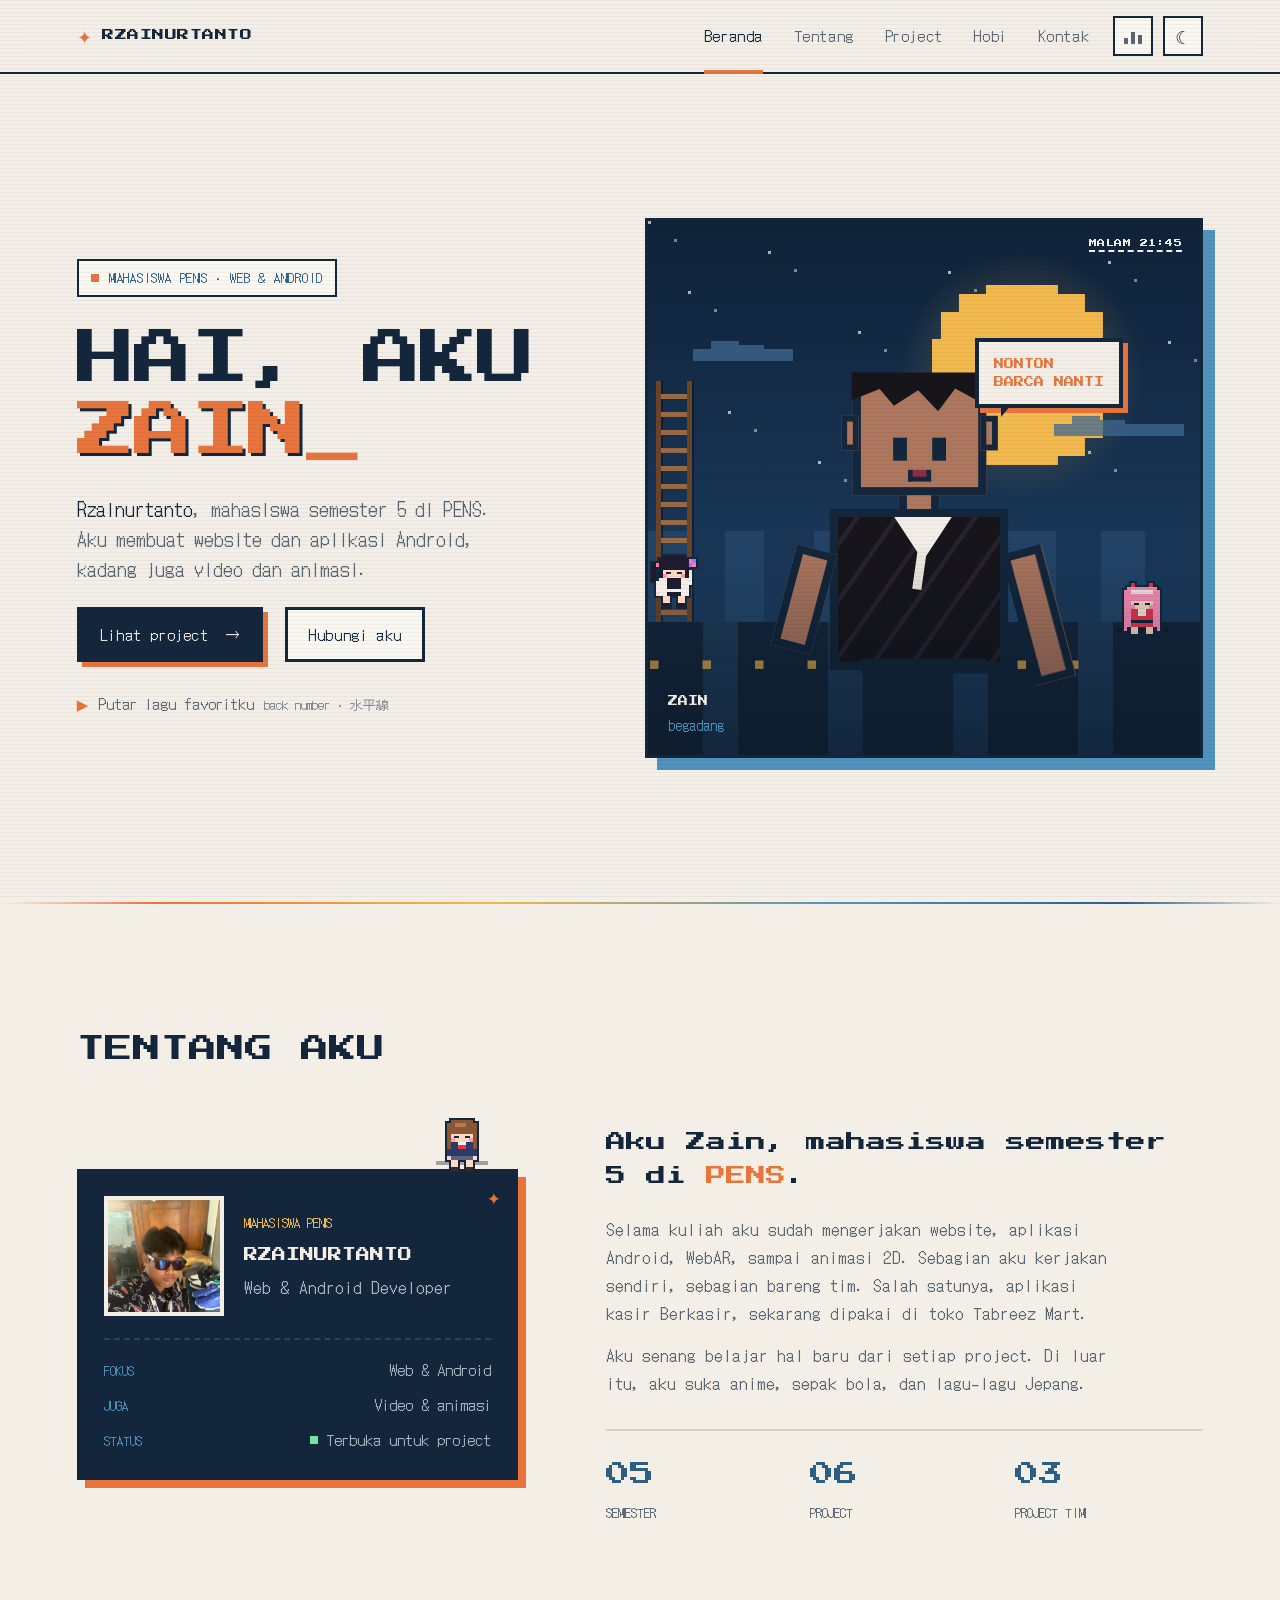
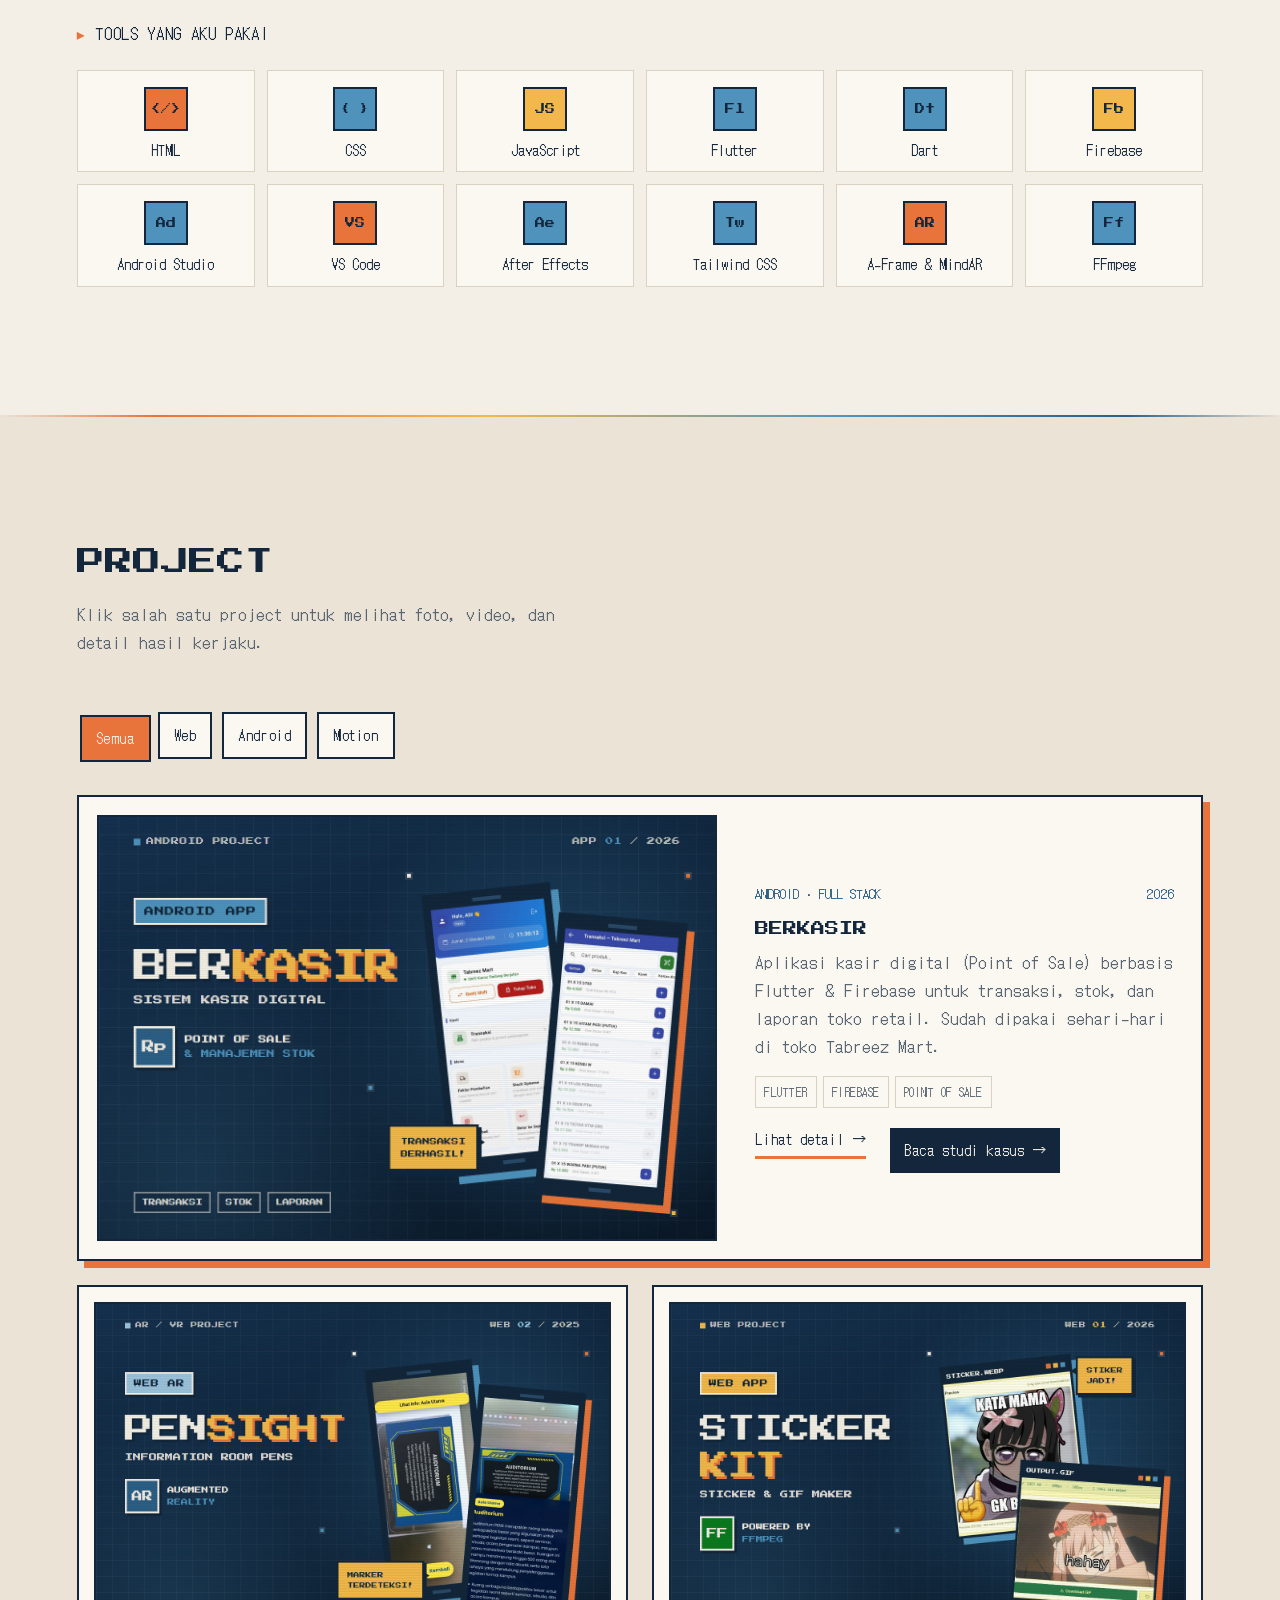
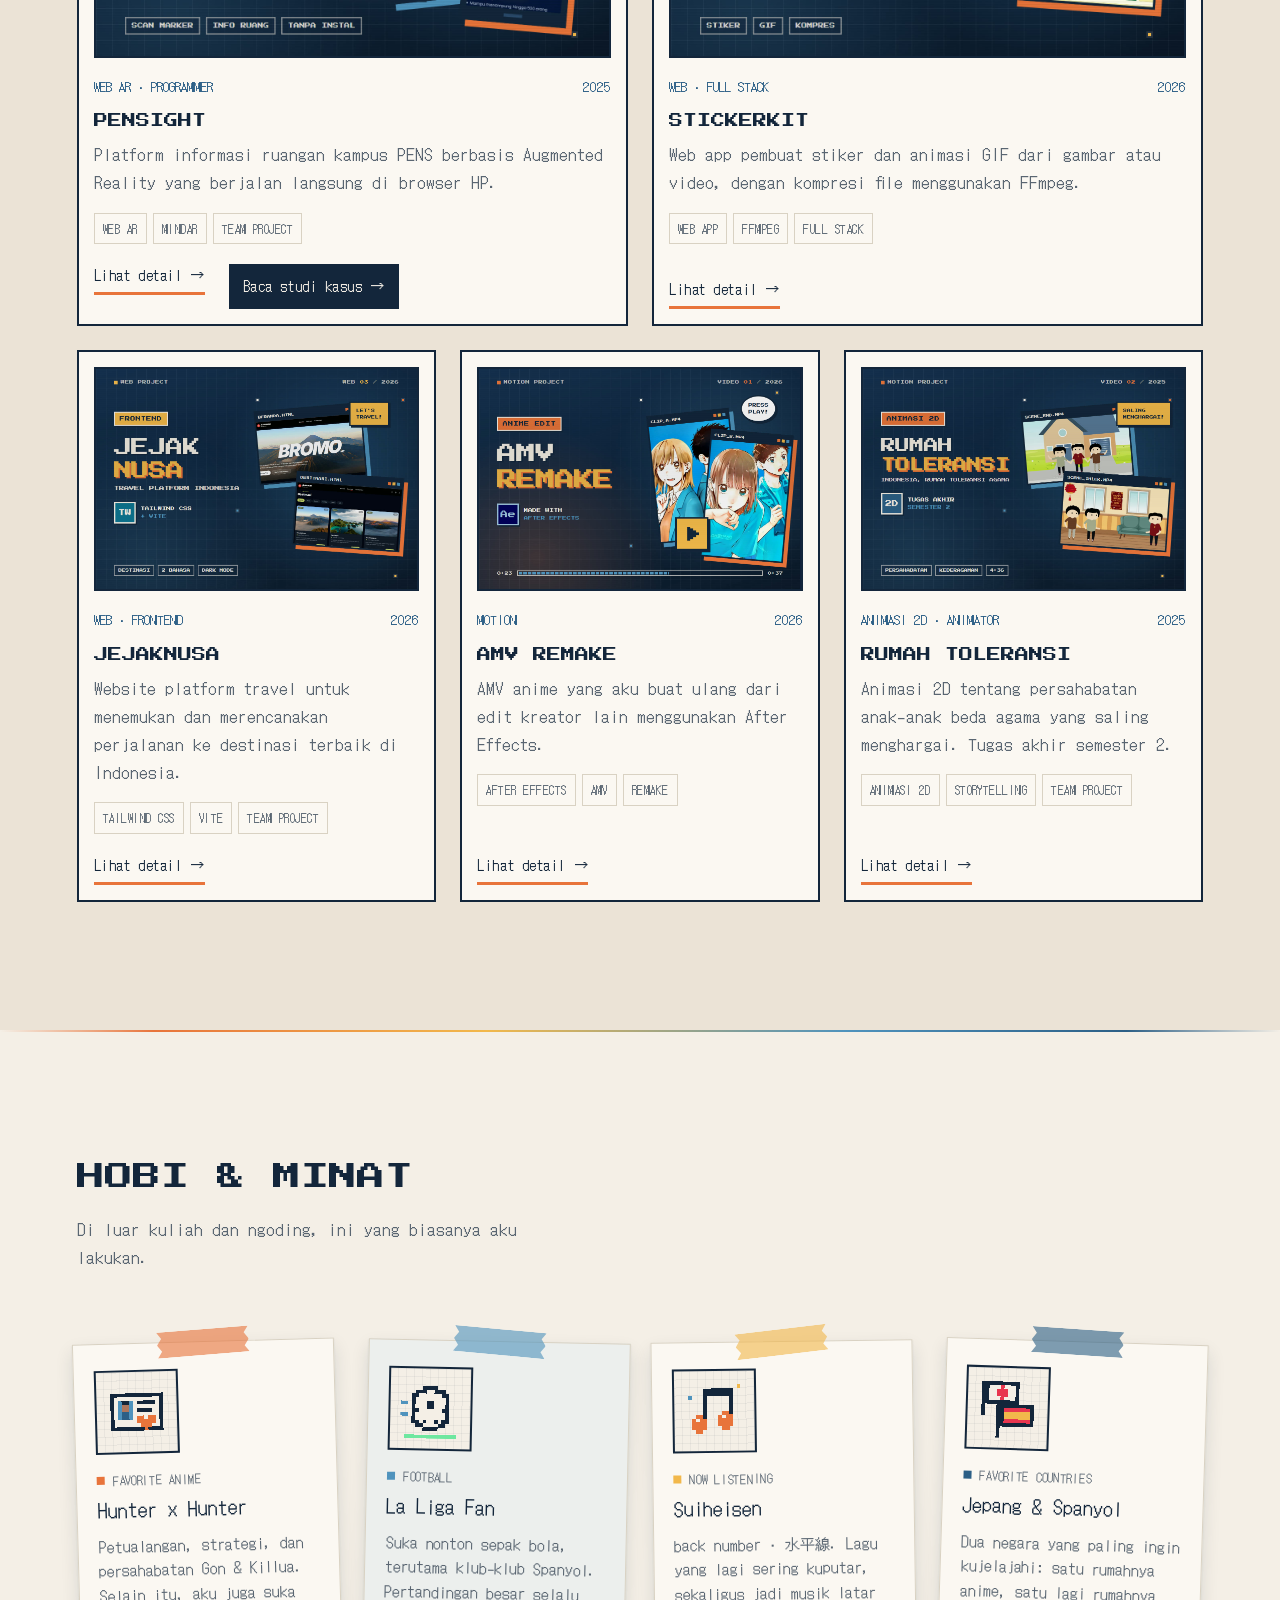
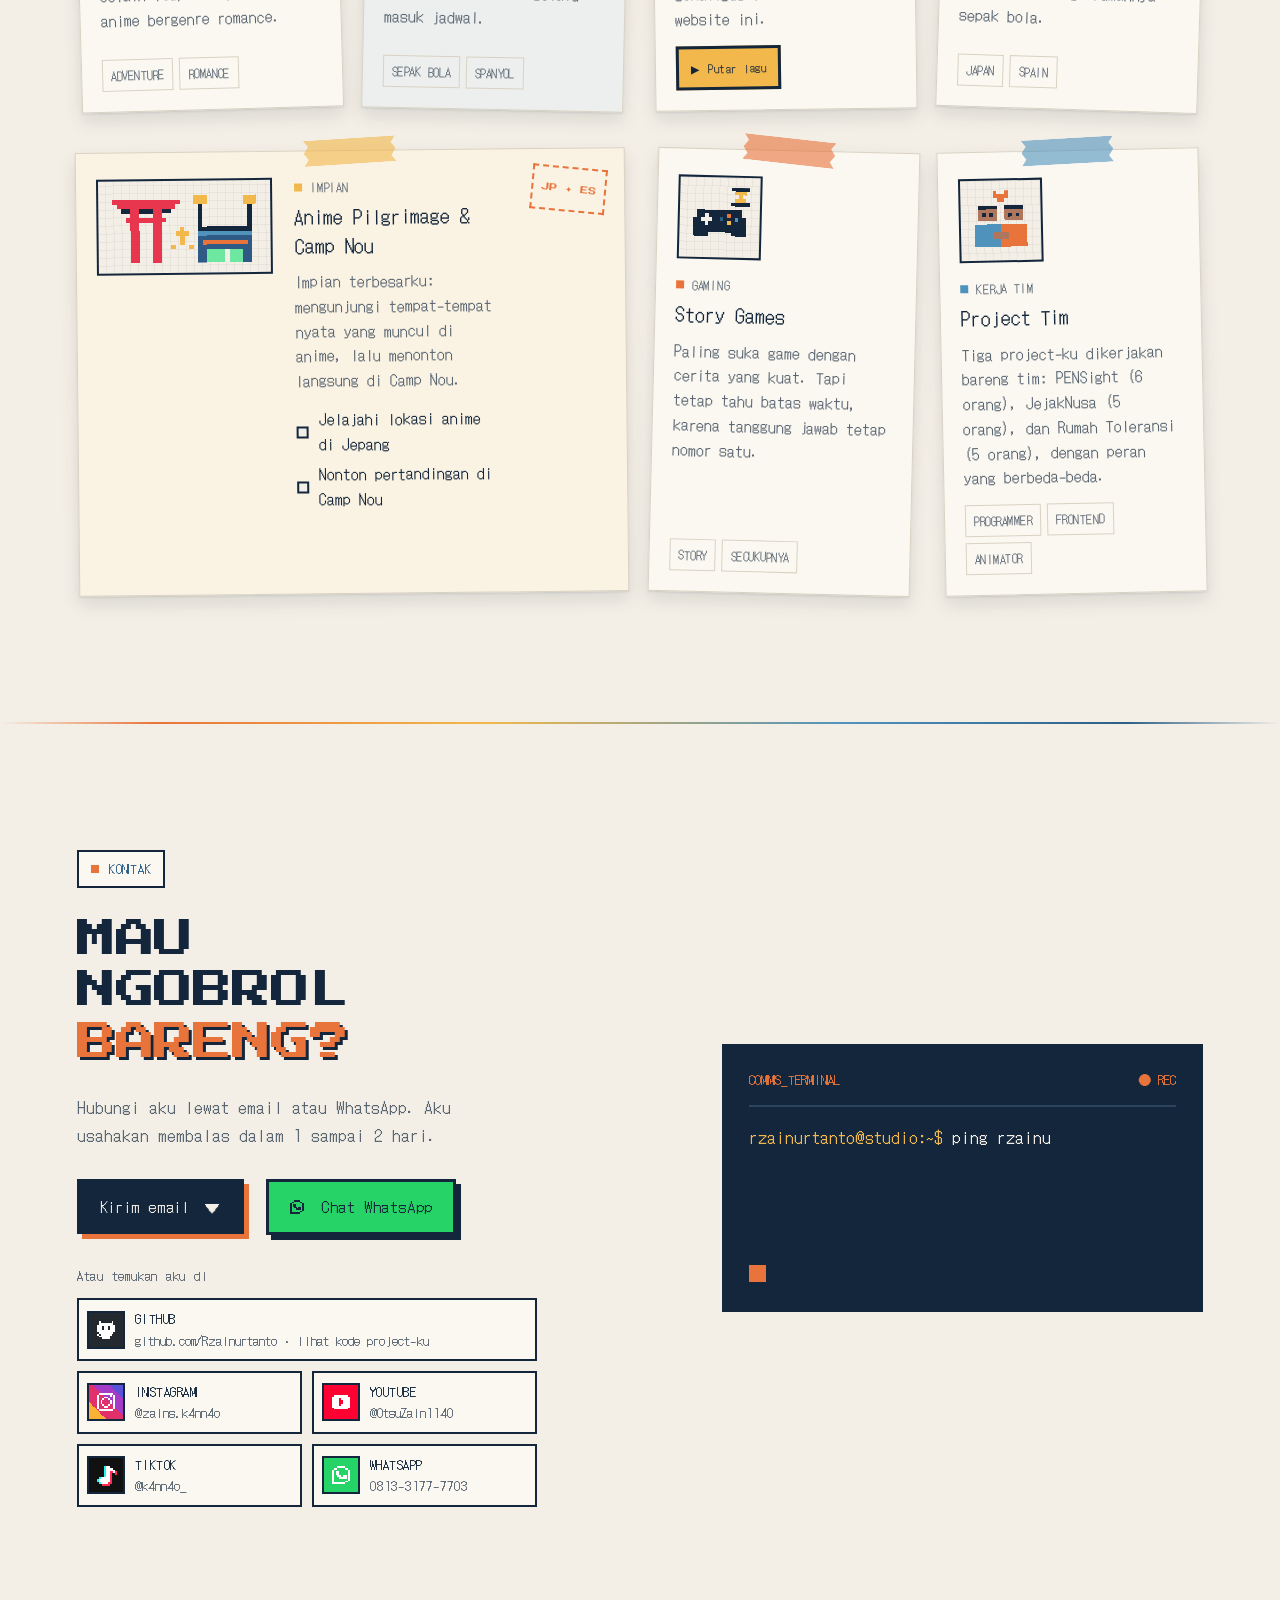
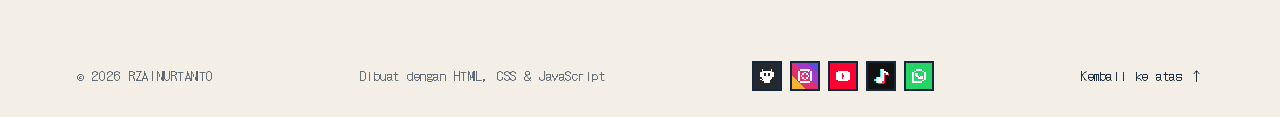
<file: index.html>
<!doctype html>
<html lang="id" class="no-js">
<head>
  <meta charset="UTF-8" />
  <meta name="viewport" content="width=device-width, initial-scale=1.0" />
  <title>Rzainurtanto Web &amp; Android Developer</title>
  <meta name="description" content="Portfolio Rzainurtanto, mahasiswa PENS: project website, aplikasi Android, dan animasi." />
  <meta name="author" content="Rzainurtanto" />
  <meta name="theme-color" content="#f4efe6" />
  <meta property="og:type" content="website" />
  <meta property="og:title" content="Rzainurtanto, Web &amp; Android Developer" />
  <meta property="og:description" content="Project website, aplikasi Android, dan animasi dari Rzainurtanto, mahasiswa PENS." />
  <link rel="icon" href="data:image/svg+xml,%3Csvg xmlns='http://www.w3.org/2000/svg' viewBox='0 0 8 8' shape-rendering='crispEdges'%3E%3Crect width='8' height='8' fill='%2313263b'/%3E%3Cpath fill='%23e8743b' d='M3 1h2v2h2v2H5v2H3V5H1V3h2z'/%3E%3C/svg%3E" />

  <!-- Terapkan tema sebelum render agar tidak berkedip -->
  <script>
    (function () {
      var root = document.documentElement;
      root.classList.replace('no-js', 'js');
      // Datang dari halaman lain lewat link: tampilkan layar transisi sejak awal (lihat loader.js)
      try {
        var arriving = sessionStorage.getItem('page-loader');
        if (arriving) {
          sessionStorage.removeItem('page-loader');
          root.classList.add('is-arriving');
          root.dataset.loading = arriving;
        }
      } catch (e) {}
      // Saat refresh, mulai dari atas (jangan pulihkan posisi scroll terakhir)
      if ('scrollRestoration' in history) history.scrollRestoration = 'manual';
      try {
        var theme = localStorage.getItem('theme');
        if (!theme) theme = matchMedia('(prefers-color-scheme: dark)').matches ? 'dark' : 'light';
        root.dataset.theme = theme;
      } catch (e) {}
    })();
  </script>

  <link rel="preconnect" href="https://fonts.googleapis.com" />
  <link rel="preconnect" href="https://fonts.gstatic.com" crossorigin />
  <link href="https://fonts.googleapis.com/css2?family=DotGothic16&family=Press+Start+2P&display=swap" rel="stylesheet" />
  <link rel="stylesheet" href="style.css" />
</head>
<body>
  <a class="skip-link" href="#main">Lewati ke konten</a>
  <div class="scanlines" aria-hidden="true"></div>

  <!-- ============ HEADER ============ -->
  <header class="topbar">
    <div class="topbar-inner">
      <a class="brand" href="#home" aria-label="Rzainurtanto, kembali ke beranda">
        <span class="brand-mark" aria-hidden="true">✦</span> RZAINURTANTO
      </a>

      <nav class="nav" aria-label="Navigasi utama">
        <ul class="nav-links" id="nav-links">
          <li><a class="active" aria-current="true" href="#home">Beranda</a></li>
          <li><a href="#about">Tentang</a></li>
          <li><a href="#work">Project</a></li>
          <li><a href="#hobby">Hobi</a></li>
          <li><a href="#contact">Kontak</a></li>
        </ul>
      </nav>

      <div class="topbar-actions">
        <div class="music-wrap">
          <button class="icon-button music-toggle" type="button" aria-expanded="false" aria-controls="music-panel" aria-label="Buka pemutar musik" title="Musik latar">
            <span class="music-icon" aria-hidden="true"><i></i><i></i><i></i></span>
          </button>
          <div class="music-panel" id="music-panel" role="group" aria-label="Pemutar musik" hidden>
            <div class="music-panel-top">
              <span><span class="music-dot" aria-hidden="true"></span> MUSIC PLAYER</span>
              <button class="music-close" type="button" aria-label="Tutup pemutar musik">X</button>
            </div>
            <div class="music-track">
              <span class="music-disc" aria-hidden="true"></span>
              <div class="music-meta">
                <p class="music-title">Suiheisen</p>
                <p class="music-artist">back number · 水平線</p>
              </div>
            </div>
            <div class="music-controls">
              <button class="music-play" type="button" aria-label="Putar lagu"><i aria-hidden="true"></i></button>
              <label class="music-volume">
                <span>VOL</span>
                <input type="range" min="0" max="100" step="5" value="5" aria-label="Volume musik" />
                <output>5%</output>
              </label>
            </div>
          </div>
        </div>
        <button class="icon-button theme-toggle" type="button" aria-pressed="false" aria-label="Aktifkan mode gelap">
          <span aria-hidden="true">☾</span>
        </button>
        <button class="icon-button menu-toggle" type="button" aria-expanded="false" aria-controls="nav-links" aria-label="Buka menu">
          <span class="burger" aria-hidden="true"></span>
        </button>
      </div>
    </div>
    <div class="exp-bar" aria-hidden="true"><i></i></div>
  </header>

  <main id="main">
    <!-- ============ HERO ============ -->
    <section id="home" class="hero shell" aria-labelledby="hero-title">
      <div class="hero-copy reveal">
        <p class="eyebrow"><span class="blink-dot" aria-hidden="true"></span> MAHASISWA PENS · WEB &amp; ANDROID</p>
        <h1 id="hero-title">
          <span class="line">HAI, AKU</span>
          <span class="line sun-text">ZAIN<span class="cursor" aria-hidden="true">_</span></span>
        </h1>
        <p class="hero-intro"><strong>Rzainurtanto</strong>, mahasiswa semester 5 di PENS. Aku membuat website dan aplikasi Android, kadang juga video dan animasi.</p>

        <div class="hero-actions">
          <a class="pixel-button" href="#work">Lihat project <span aria-hidden="true">→</span></a>
          <a class="pixel-button ghost" href="#contact">Hubungi aku</a>
        </div>
        <button class="hero-music" type="button" data-play-music><span class="play-icon" aria-hidden="true">▶</span> <span class="play-label">Putar lagu favoritku</span> <span class="hero-eq" aria-hidden="true"><i></i><i></i><i></i></span> <small>back number · 水平線</small></button>
      </div>

      <div class="hero-stage reveal" style="--d: .15s">
      <div class="hero-art" role="group" aria-label="Ilustrasi bergaya pixel: karakter di depan langit kota yang berubah mengikuti waktu">
        <div class="stars"></div>
        <div class="hud">
          <button class="hud-time" type="button" title="Klik untuk ganti waktu (pagi, siang, sore, malam)">MALAM 00:00</button>
        </div>
        <div class="moon" title="Klik untuk ganti waktu"></div>
        <div class="cloud cloud-one"></div>
        <div class="cloud cloud-two"></div>
        <div class="city city-back"></div>
        <div class="city city-front"></div>

        <div class="character" role="button" tabindex="0" aria-label="Colek Zain" title="Colek aku!">
          <div class="head">
            <div class="hair-front"></div>
            <i class="ear left"></i><i class="ear right"></i>
            <span class="face-eye eye-left"></span><span class="face-eye eye-right"></span>
            <span class="mouth"></span>
          </div>
          <div class="neck"></div>
          <div class="body">
            <span class="collar"></span><span class="ribbon"></span>
            <i class="arm arm-left"></i><i class="arm arm-right"></i>
            <span class="pixel-phone"><i class="hand hand-left"></i><i class="hand hand-right"></i></span>
          </div>
        </div>

        <div class="speech-bubble"><span class="bubble-line-one">SALAM</span><br /><span class="bubble-line-two">KENAL!</span></div>
        <div class="ladder" aria-hidden="true"></div>
        <!-- Teman kecil yang berkeliaran di dalam pemandangan (fan art pixel chibi) -->
        <div class="buddy buddy-zerotwo" aria-hidden="true" title="Zero Two">
          <span class="zzz"><i>z</i><i>z</i><i>Z</i></span>
          <svg viewBox="0 0 12 15" shape-rendering="crispEdges">
            <rect x="3" y="0" width="1" height="2" fill="#e8364f"/><rect x="8" y="0" width="1" height="2" fill="#e8364f"/>
            <rect x="2" y="1" width="8" height="1" fill="#ff8fb8"/>
            <rect x="1" y="2" width="10" height="2" fill="#ff8fb8"/>
            <rect x="3" y="2" width="6" height="1" fill="#f4efe6"/>
            <rect x="1" y="4" width="2" height="8" fill="#ff8fb8"/><rect x="9" y="4" width="2" height="8" fill="#ff8fb8"/>
            <rect x="3" y="4" width="6" height="1" fill="#ff8fb8"/>
            <rect x="3" y="5" width="6" height="2" fill="#ffd9c4"/>
            <g class="eye-open"><rect x="4" y="5" width="1" height="1" fill="#2bb5a0"/><rect x="7" y="5" width="1" height="1" fill="#2bb5a0"/></g>
            <g class="eye-closed"><rect x="3.7" y="5.55" width="1.6" height="0.45" fill="#13263b"/><rect x="6.7" y="5.55" width="1.6" height="0.45" fill="#13263b"/></g>
            <rect x="3" y="6" width="1" height="1" fill="#ff9aa8"/><rect x="8" y="6" width="1" height="1" fill="#ff9aa8"/>
            <rect x="3" y="7" width="6" height="5" fill="#e8364f"/>
            <rect x="5" y="7" width="2" height="2" fill="#f4efe6"/>
            <rect x="3" y="10" width="6" height="1" fill="#13263b"/>
            <rect x="1" y="12" width="1" height="1" fill="#ff8fb8"/><rect x="10" y="12" width="1" height="1" fill="#ff8fb8"/>
            <g class="leg-a"><rect x="3" y="12" width="2" height="2" fill="#ffd9c4"/><rect x="7" y="12" width="2" height="2" fill="#ffd9c4"/><rect x="3" y="14" width="2" height="1" fill="#13263b"/><rect x="7" y="14" width="2" height="1" fill="#13263b"/></g>
            <g class="leg-b"><rect x="4" y="12" width="2" height="2" fill="#ffd9c4"/><rect x="6" y="12" width="2" height="2" fill="#ffd9c4"/><rect x="4" y="14" width="2" height="1" fill="#13263b"/><rect x="6" y="14" width="2" height="1" fill="#13263b"/></g>
          </svg>
        </div>

        <div class="buddy buddy-kanao" aria-hidden="true" title="Kanao Tsuyuri">
          <span class="zzz"><i>z</i><i>z</i><i>Z</i></span>
          <svg viewBox="0 0 12 15" shape-rendering="crispEdges">
            <rect x="3" y="1" width="6" height="1" fill="#1f1b2e"/>
            <rect x="2" y="2" width="8" height="3" fill="#1f1b2e"/>
            <rect x="10" y="2" width="1" height="1" fill="#ff7ab6"/><rect x="11" y="2" width="1" height="1" fill="#9c7bff"/>
            <rect x="10" y="3" width="1" height="1" fill="#9c7bff"/><rect x="11" y="3" width="1" height="1" fill="#ff7ab6"/>
            <rect x="0" y="3" width="2" height="1" fill="#1f1b2e"/><rect x="1" y="3" width="1" height="1" fill="#ff7ab6"/>
            <rect x="0" y="4" width="1" height="4" fill="#1f1b2e"/>
            <rect x="2" y="5" width="1" height="2" fill="#1f1b2e"/><rect x="9" y="5" width="1" height="2" fill="#1f1b2e"/>
            <rect x="3" y="5" width="6" height="2" fill="#ffd9c4"/>
            <g class="eye-open"><rect x="4" y="5" width="1" height="1" fill="#8f6bd6"/><rect x="7" y="5" width="1" height="1" fill="#8f6bd6"/></g>
            <g class="eye-closed"><rect x="3.7" y="5.55" width="1.6" height="0.45" fill="#13263b"/><rect x="6.7" y="5.55" width="1.6" height="0.45" fill="#13263b"/></g>
            <rect x="3" y="6" width="1" height="1" fill="#ff9aa8"/><rect x="8" y="6" width="1" height="1" fill="#ff9aa8"/>
            <rect x="2" y="7" width="8" height="5" fill="#f4efe6"/>
            <rect x="4" y="7" width="4" height="5" fill="#1f1b2e"/>
            <rect x="4" y="10" width="4" height="1" fill="#f4efe6"/>
            <g class="leg-a"><rect x="10" y="6" width="1" height="3" fill="#f4efe6"/><rect x="10" y="5" width="1" height="1" fill="#ffd9c4"/><rect x="1" y="8" width="1" height="3" fill="#f4efe6"/><rect x="1" y="11" width="1" height="1" fill="#ffd9c4"/></g>
            <g class="leg-b"><rect x="10" y="8" width="1" height="3" fill="#f4efe6"/><rect x="10" y="11" width="1" height="1" fill="#ffd9c4"/><rect x="1" y="6" width="1" height="3" fill="#f4efe6"/><rect x="1" y="5" width="1" height="1" fill="#ffd9c4"/></g>
            <g class="leg-a"><rect x="3" y="12" width="2" height="2" fill="#ffd9c4"/><rect x="7" y="12" width="2" height="2" fill="#ffd9c4"/><rect x="3" y="14" width="2" height="1" fill="#1f1b2e"/><rect x="7" y="14" width="2" height="1" fill="#1f1b2e"/></g>
            <g class="leg-b"><rect x="4" y="12" width="2" height="2" fill="#ffd9c4"/><rect x="6" y="12" width="2" height="2" fill="#ffd9c4"/><rect x="4" y="14" width="2" height="1" fill="#1f1b2e"/><rect x="6" y="14" width="2" height="1" fill="#1f1b2e"/></g>
          </svg>
        </div>
        <div class="art-label"><span>ZAIN</span><small class="scene-label">night shift</small></div>
      </div>
      </div>
    </section>

    <!-- ============ ABOUT ============ -->
    <section id="about" class="section" aria-labelledby="about-title">
      <div class="shell">
        <div class="section-head reveal">
          <div class="section-heading"><h2 id="about-title">TENTANG AKU</h2></div>
        </div>

        <div class="profile-grid">
          <aside class="profile-card reveal">
            <div class="profile-top">
              <div class="avatar-frame">
                <img class="profile-photo" src="assets/profile/foto-profil.jpg" alt="Foto Rzainurtanto" width="720" height="963" loading="lazy" />
              </div>
              <div>
                <p class="card-kicker">MAHASISWA PENS</p>
                <h3>RZAINURTANTO</h3>
                <p class="muted">Web &amp; Android Developer</p>
              </div>
            </div>
            <dl class="profile-meta">
              <div><dt>FOKUS</dt><dd>Web &amp; Android</dd></div>
              <div><dt>JUGA</dt><dd>Video &amp; animasi</dd></div>
              <div><dt>STATUS</dt><dd><span class="status-dot" aria-hidden="true"></span>Terbuka untuk project</dd></div>
            </dl>
            <span class="card-corner" aria-hidden="true">✦</span>

            <!-- Chinatsu Kano (fan art pixel chibi) mondar-mandir di atas kartu -->
            <div class="buddy buddy-chinatsu" aria-hidden="true" title="Chinatsu Kano">
              <span class="zzz"><i>z</i><i>z</i><i>Z</i></span>
              <svg viewBox="0 0 12 15" shape-rendering="crispEdges">
                <rect x="3" y="1" width="6" height="1" fill="#8a5636"/>
                <rect x="2" y="2" width="8" height="3" fill="#8a5636"/>
                <rect x="4" y="2" width="3" height="1" fill="#b07a52"/>
                <rect x="2" y="5" width="1" height="4" fill="#8a5636"/><rect x="9" y="5" width="1" height="4" fill="#8a5636"/>
                <rect x="3" y="5" width="6" height="2" fill="#ffd9c4"/>
                <g class="eye-open"><rect x="4" y="5" width="1" height="1" fill="#5a3b2a"/><rect x="7" y="5" width="1" height="1" fill="#5a3b2a"/></g>
                <g class="eye-closed"><rect x="3.7" y="5.55" width="1.6" height="0.45" fill="#13263b"/><rect x="6.7" y="5.55" width="1.6" height="0.45" fill="#13263b"/></g>
                <rect x="3" y="6" width="1" height="1" fill="#ff9aa8"/><rect x="8" y="6" width="1" height="1" fill="#ff9aa8"/>
                <rect x="3" y="7" width="6" height="4" fill="#2b3a67"/>
                <rect x="5" y="7" width="2" height="1" fill="#f4efe6"/>
                <rect x="5" y="8" width="2" height="1" fill="#e8364f"/>
                <rect x="2" y="9" width="1" height="2" fill="#2b3a67"/><rect x="9" y="9" width="1" height="2" fill="#2b3a67"/>
                <rect x="2" y="11" width="1" height="1" fill="#ffd9c4"/><rect x="9" y="11" width="1" height="1" fill="#ffd9c4"/>
                <rect x="3" y="11" width="6" height="1" fill="#5b6180"/>
                <g class="leg-a"><rect x="3" y="12" width="2" height="2" fill="#ffd9c4"/><rect x="7" y="12" width="2" height="2" fill="#ffd9c4"/><rect x="3" y="14" width="2" height="1" fill="#3b2a20"/><rect x="7" y="14" width="2" height="1" fill="#3b2a20"/></g>
                <g class="leg-b"><rect x="4" y="12" width="2" height="2" fill="#ffd9c4"/><rect x="6" y="12" width="2" height="2" fill="#ffd9c4"/><rect x="4" y="14" width="2" height="1" fill="#3b2a20"/><rect x="6" y="14" width="2" height="1" fill="#3b2a20"/></g>
              </svg>
            </div>
          </aside>

          <div class="about-text reveal" style="--d: .1s">
            <p class="big-copy">Aku Zain, mahasiswa semester 5 di <em>PENS</em>.</p>
            <p>Selama kuliah aku sudah mengerjakan website, aplikasi Android, WebAR, sampai animasi 2D. Sebagian aku kerjakan sendiri, sebagian bareng tim. Salah satunya, aplikasi kasir Berkasir, sekarang dipakai di toko Tabreez Mart.</p>
            <p>Aku senang belajar hal baru dari setiap project. Di luar itu, aku suka anime, sepak bola, dan lagu-lagu Jepang.</p>
            <dl class="stats">
              <div><dt>SEMESTER</dt><dd>05</dd></div>
              <div><dt>PROJECT</dt><dd>06</dd></div>
              <div><dt>PROJECT TIM</dt><dd>03</dd></div>
            </dl>
          </div>
        </div>

        <div class="skills-grid is-single">
          <div class="inventory reveal">
            <h3 class="panel-title"><span aria-hidden="true">▸</span> TOOLS YANG AKU PAKAI</h3>
            <ul class="inventory-grid">
              <li><span class="item-icon" style="--c: var(--sun)" aria-hidden="true">&lt;/&gt;</span>HTML</li>
              <li><span class="item-icon" style="--c: var(--sea)" aria-hidden="true">{ }</span>CSS</li>
              <li><span class="item-icon" style="--c: var(--gold)" aria-hidden="true">JS</span>JavaScript</li>
              <li><span class="item-icon" style="--c: var(--sea)" aria-hidden="true">Fl</span>Flutter</li>
              <li><span class="item-icon" style="--c: var(--sea)" aria-hidden="true">Dt</span>Dart</li>
              <li><span class="item-icon" style="--c: var(--gold)" aria-hidden="true">Fb</span>Firebase</li>
              <li><span class="item-icon" style="--c: var(--sea)" aria-hidden="true">Ad</span>Android Studio</li>
              <li><span class="item-icon" style="--c: var(--sun)" aria-hidden="true">VS</span>VS Code</li>
              <li><span class="item-icon" style="--c: var(--sea)" aria-hidden="true">Ae</span>After Effects</li>
              <li><span class="item-icon" style="--c: var(--sea)" aria-hidden="true">Tw</span>Tailwind CSS</li>
              <li><span class="item-icon" style="--c: var(--sun)" aria-hidden="true">AR</span>A-Frame &amp; MindAR</li>
              <li><span class="item-icon" style="--c: var(--sea)" aria-hidden="true">Ff</span>FFmpeg</li>
            </ul>
          </div>
        </div>
      </div>
    </section>

    <!-- ============ WORK ============ -->
    <section id="work" class="section section-alt" aria-labelledby="work-title">
      <div class="shell">
        <div class="section-head reveal">
          <div class="section-heading"><h2 id="work-title">PROJECT</h2></div>
          <p class="section-lead">Klik salah satu project untuk melihat foto, video, dan detail hasil kerjaku.</p>
        </div>

        <div class="filter-tabs reveal" role="group" aria-label="Filter project">
          <button class="filter active" type="button" data-filter="all" aria-pressed="true">Semua</button>
          <button class="filter" type="button" data-filter="web" aria-pressed="false">Web</button>
          <button class="filter" type="button" data-filter="android" aria-pressed="false">Android</button>
          <button class="filter" type="button" data-filter="motion" aria-pressed="false">Motion</button>
        </div>
        <p class="sr-only" id="filter-status" aria-live="polite"></p>

        <!--
          CARA MENGISI PROJECT
          - data-images : daftar foto/video hasil kerja (pisahkan dengan koma). Taruh file-nya di folder "assets/projects/<nama-project>/".
                          Video (.mp4 / .webm) otomatis tampil dengan tombol play.
          - data-poster : (opsional) gambar cover untuk project video.
                          Foto pertama otomatis jadi cover kartu. Kalau fotonya belum ada, tampil placeholder.
          - data-link   : link project (website, GitHub, Google Drive, Behance, dll). Kosongkan kalau belum ada.
          - data-link-label : tulisan pada tombol link.
          - data-link-alt / data-link-alt-label : (opsional) tombol link kedua, misalnya video demo.
          - <template class="project-detail"> : deskripsi lengkap yang muncul di jendela detail.
        -->
        <div class="project-grid">
          <article class="project-card is-featured reveal" data-category="android"
            data-images="assets/projects/berkasir/01-loading.jpg, assets/projects/berkasir/02-pilih-kasir.jpg, assets/projects/berkasir/03-login.jpg, assets/projects/berkasir/04-dashboard.jpg, assets/projects/berkasir/05-transaksi.jpg, assets/projects/berkasir/06-riwayat.jpg, assets/projects/berkasir/07-pelanggan.jpg, assets/projects/berkasir/08-laporan.jpg"
            data-poster="assets/projects/berkasir/poster.jpg"
            data-link="berkasir/" data-link-label="Baca studi kasus">
            <div class="project-visual visual-four" aria-hidden="true"><span class="app-phone"><span class="app-screen"><i></i><i></i><i></i><i></i><i></i></span></span><span class="app-badge">v1.0</span><span class="visual-hint">Lihat detail</span></div>
            <div class="featured-body">
              <div class="project-meta"><span>ANDROID · FULL STACK</span><span>2026</span></div>
              <h3>BERKASIR</h3>
              <p>Aplikasi kasir digital (Point of Sale) berbasis Flutter &amp; Firebase untuk transaksi, stok, dan laporan toko retail. Sudah dipakai sehari-hari di toko Tabreez Mart.</p>
              <ul class="project-tags"><li>FLUTTER</li><li>FIREBASE</li><li>POINT OF SALE</li></ul>
              <div class="card-actions">
                <button type="button" class="project-link">Lihat detail <span aria-hidden="true">→</span></button>
                <a class="case-link" href="berkasir/">Baca studi kasus <span aria-hidden="true">→</span></a>
              </div>
            </div>
            <template class="project-detail">
              <p><strong>Berkasir</strong> adalah aplikasi kasir digital (Point of Sale) untuk Android yang aku bangun dengan <strong>Flutter</strong> dan <strong>Firebase</strong>, dan diterapkan di <strong>Tabreez Mart</strong>. Aplikasi ini menggantikan pencatatan manual: penjualan, stok, pembelian ke supplier, sampai laporan laba rugi tercatat rapi dalam satu sistem.</p>
              <p>Dari satu codebase, aku menghasilkan <strong>dua aplikasi</strong>: <strong>Berkasir Kasir</strong> untuk melayani pembeli di meja kasir, dan <strong>Berkasir Owner</strong> untuk pemilik toko yang memantau bisnis. Data tersinkron secara real-time lewat Cloud Firestore, dengan hak akses berbeda untuk owner dan kasir.</p>
              <h4>PERAN</h4>
              <p><strong>Full Stack Developer.</strong> Aku mengerjakan tampilan dan alur aplikasi di Flutter, sekaligus sisi backend di Firebase: struktur database, autentikasi akun kasir, dan aturan hak akses.</p>
              <h4>FITUR UTAMA</h4>
              <ul>
                <li>Login kasir dengan PIN, multi-akun, dan manajemen shift (ganti shift &amp; tutup toko)</li>
                <li>Transaksi cepat: cari produk, filter kategori, scan barcode dengan kamera, dan harga khusus per pelanggan</li>
                <li>Cetak struk ke printer thermal Bluetooth atau kirim struk lewat WhatsApp</li>
                <li>Faktur pembelian supplier, stock opname, retur pembeli, dan retur ke supplier</li>
                <li>Laporan transaksi, stok, dan laba rugi yang bisa diekspor ke PDF dan Excel</li>
                <li>Generate dan cetak label barcode produk, serta import data produk dari CSV</li>
                <li>Log aktivitas kasir yang bisa dipantau oleh owner</li>
              </ul>
              <h4>TEKNOLOGI</h4>
              <ul>
                <li>Flutter (Dart), sekitar 30.000 baris kode</li>
                <li>Firebase Authentication &amp; Cloud Firestore (real time, Security Rules berbasis peran)</li>
                <li>Bluetooth thermal printer, barcode scanner, PDF &amp; Excel export</li>
              </ul>
              <p class="modal-note">Source code bersifat private karena aplikasi ini digunakan langsung oleh toko.</p>
            </template>
          </article>

          <article class="project-card is-medium reveal" data-category="web"
            data-images="assets/projects/pensight/01-menu.jpg, assets/projects/pensight/02-scan-marker.jpg, assets/projects/pensight/03-info-ruangan.jpg, assets/projects/pensight/04-tentang.jpg, assets/projects/pensight/05-proses-pengerjaan.jpg"
            data-poster="assets/projects/pensight/poster.jpg"
            data-link="https://rzainurtanto.met.student.pens.ac.id/PENSIGHT/index.html" data-link-label="Coba PENSight"
            data-link-alt="pensight/" data-link-alt-label="Baca studi kasus"
            data-link-alt="https://www.instagram.com/p/DR6IABmk-td/" data-link-alt-label="VIDEO DEMO">
            <div class="project-visual visual-one" aria-hidden="true"><span class="visual-sun"></span><span class="visual-window"></span><span class="visual-plant"></span><span class="visual-hint">Lihat detail</span></div>
            <div class="project-meta"><span>WEB AR · PROGRAMMER</span><span>2025</span></div>
            <h3>PENSIGHT</h3>
            <p>Platform informasi ruangan kampus PENS berbasis Augmented Reality yang berjalan langsung di browser HP.</p>
            <ul class="project-tags"><li>WEB AR</li><li>MINDAR</li><li>TEAM PROJECT</li></ul>
            <div class="card-actions">
              <button type="button" class="project-link">Lihat detail <span aria-hidden="true">→</span></button>
              <a class="case-link" href="pensight/">Baca studi kasus <span aria-hidden="true">→</span></a>
            </div>
            <template class="project-detail">
              <p><strong>PENSIGHT</strong> adalah platform informasi ruangan berbasis <strong>Augmented Reality (AR)</strong> untuk kampus PENS. Cukup arahkan kamera HP ke marker di depan ruangan, lalu papan info virtual muncul melayang di atas marker, lengkap dengan nama ruangan, fungsi, dan fasilitasnya.</p>
              <p>Aplikasinya berjalan langsung di browser (<strong>WebAR</strong>), jadi mahasiswa, dosen, maupun pengunjung bisa memakainya tanpa menginstal aplikasi. Project ini dibuat sebagai <strong>tugas kuliah</strong> oleh tim mahasiswa TRM A 2024 PENS.</p>
              <h4>PERAN</h4>
              <p><strong>Programmer.</strong> Aku mengerjakan sisi kode bersama satu rekan programmer, yaitu halaman web dan sistem ARnya, dalam tim enam orang (1 project manager, 2 programmer, 3 creative) dengan bimbingan dosen pengampu.</p>
              <h4>FITUR UTAMA</h4>
              <ul>
                <li><strong>23 marker</strong> untuk <strong>17 lokasi kampus</strong>: lab multimedia, ruang dosen, auditorium, perpustakaan, mushola, mini teater, data center, cafetaria, dan lainnya</li>
                <li>Saat marker terdeteksi, papan info AR muncul melayang dan tombol "Lihat info" tampil otomatis</li>
                <li>Panel info ruangan (kode ruang, nama, deskripsi, fasilitas) yang tetap terbaca walau kamera digeser</li>
                <li>Halaman tutorial dengan video cara menggunakan</li>
                <li>Berjalan di browser HP tanpa perlu instalasi aplikasi</li>
              </ul>
              <h4>TEKNOLOGI</h4>
              <ul>
                <li>HTML, CSS, dan JavaScript</li>
                <li>A-Frame (framework WebXR) dan MindAR (image tracking) untuk AR di browser</li>
              </ul>
            </template>
          </article>

          <article class="project-card is-medium reveal" data-category="web"
            data-images="assets/projects/stickerkit/01-upload.jpg, assets/projects/stickerkit/02-crop.jpg, assets/projects/stickerkit/03-editor.jpg, assets/projects/stickerkit/04-hapus-background.jpg, assets/projects/stickerkit/05-pengaturan-teks.jpg, assets/projects/stickerkit/06-hasil-stiker.jpg, assets/projects/stickerkit/07-gif-editor.jpg, assets/projects/stickerkit/08-potong-durasi.jpg, assets/projects/stickerkit/09-hasil-gif.jpg"
            data-poster="assets/projects/stickerkit/poster.jpg"
            data-link="" data-link-label="Kunjungi website">
            <div class="project-visual visual-one" aria-hidden="true"><span class="visual-sun"></span><span class="visual-window"></span><span class="visual-plant"></span><span class="visual-hint">Lihat detail</span></div>
            <div class="project-meta"><span>WEB · FULL STACK</span><span>2026</span></div>
            <h3>STICKERKIT</h3>
            <p>Web app pembuat stiker dan animasi GIF dari gambar atau video, dengan kompresi file menggunakan FFmpeg.</p>
            <ul class="project-tags"><li>WEB APP</li><li>FFMPEG</li><li>FULL STACK</li></ul>
            <button type="button" class="project-link">Lihat detail <span aria-hidden="true">→</span></button>
            <template class="project-detail">
              <p><strong>StickerKit</strong> adalah web app untuk membuat <strong>stiker</strong> dan <strong>animasi GIF</strong> langsung dari browser. Pengguna cukup mengunggah gambar untuk diubah menjadi stiker, atau mengunggah video untuk dikonversi menjadi GIF, lengkap dengan teks ala meme. Project ini aku buat sebagai <strong>tugas kuliah di PENS</strong> (Politeknik Elektronika Negeri Surabaya).</p>
              <p>Pemrosesan video dan kompresi gambar memakai <strong>FFmpeg</strong>, sehingga hasil akhirnya ringan dan siap dibagikan, misalnya sebagai stiker WhatsApp.</p>
              <h4>PERAN</h4>
              <p><strong>Full Stack Developer.</strong> Aku mengerjakan tampilan dan alur penggunaan di sisi frontend, sekaligus pemrosesan file dengan FFmpeg di sisi backend.</p>
              <h4>FITUR UTAMA</h4>
              <ul>
                <li>Upload gambar (JPG, PNG) atau video (MP4, MOV) hingga 50 MB lewat drag &amp; drop</li>
                <li>Crop gambar dengan opsi rasio 1:1 yang pas untuk stiker WhatsApp</li>
                <li>Hapus background gambar</li>
                <li>Teks ala meme: pilih font, gaya, ukuran, warna, dan outline, lalu geser posisinya langsung di preview</li>
                <li>Export stiker ke PNG atau WebP dengan 3 pilihan resolusi yang sekaligus mengompres ukuran file</li>
                <li>Konversi video ke GIF: potong durasi, atur FPS (5 sampai 15), pilih resolusi, dan tambahkan teks yang diembed langsung ke GIF</li>
                <li>Estimasi ukuran file sebelum diunduh</li>
              </ul>
            </template>
          </article>

          <article class="project-card reveal" data-category="web"
            data-images="assets/projects/jejaknusa/01-beranda.jpg, assets/projects/jejaknusa/02-cerita-terbaru.jpg, assets/projects/jejaknusa/03-promosi-travel.jpg, assets/projects/jejaknusa/04-tren-gunung.jpg, assets/projects/jejaknusa/05-jelajahi-indonesia.jpg, assets/projects/jejaknusa/06-daftar-destinasi.jpg, assets/projects/jejaknusa/07-tentang-kami.jpg, assets/projects/jejaknusa/08-galeri.jpg"
            data-poster="assets/projects/jejaknusa/poster.jpg"
            data-link="https://arguspermono.github.io/frontend-web-jejaknusa" data-link-label="Kunjungi website"
            data-link-alt="https://github.com/arguspermono/frontend-web-jejaknusa" data-link-alt-label="LIHAT DI GITHUB">
            <div class="project-visual visual-one" aria-hidden="true"><span class="visual-sun"></span><span class="visual-window"></span><span class="visual-plant"></span><span class="visual-hint">Lihat detail</span></div>
            <div class="project-meta"><span>WEB · FRONTEND</span><span>2026</span></div>
            <h3>JEJAKNUSA</h3>
            <p>Website platform travel untuk menemukan dan merencanakan perjalanan ke destinasi terbaik di Indonesia.</p>
            <ul class="project-tags"><li>TAILWIND CSS</li><li>VITE</li><li>TEAM PROJECT</li></ul>
            <button type="button" class="project-link">Lihat detail <span aria-hidden="true">→</span></button>
            <template class="project-detail">
              <p><strong>JejakNusa</strong> adalah website platform travel untuk menemukan dan merencanakan perjalanan ke destinasi terbaik di Indonesia, dari Gunung Bromo dan Raja Ampat sampai Candi Borobudur, lengkap dengan cerita perjalanan dan galeri.</p>
              <p>Project ini dibuat sebagai <strong>tugas kuliah</strong> oleh tim lima orang. Fokusnya ada di tampilan dan pengalaman pengguna, jadi data destinasinya disimpan secara statis tanpa database, dan websitenya di-deploy otomatis ke GitHub Pages.</p>
              <h4>PERAN</h4>
              <p><strong>Frontend Developer.</strong> Aku menjadi salah satu dari dua pengembang frontend, membangun halaman dan komponen website bersama rekan satu tim. Timnya terdiri dari project manager, UI/UX designer, 2 frontend developer, dan quality control.</p>
              <h4>FITUR UTAMA</h4>
              <ul>
                <li>Halaman Beranda, Destinasi, Detail Destinasi, Artikel, dan Tentang Kami</li>
                <li>Filter destinasi berdasarkan kategori: alam, budaya, gunung, pantai, dan kota</li>
                <li>Dua bahasa (Indonesia &amp; Inggris) yang bisa diganti kapan saja</li>
                <li>Mode gelap dan terang</li>
                <li>Peta Google Maps untuk rute menuju destinasi</li>
                <li>Komponen modular (navbar, footer, dan lainnya) yang dimuat dengan JavaScript, sehingga kodenya tetap rapi</li>
                <li>Responsif di HP maupun desktop</li>
              </ul>
              <h4>TEKNOLOGI</h4>
              <ul>
                <li>HTML5 dan JavaScript (vanilla)</li>
                <li>Tailwind CSS</li>
                <li>Vite sebagai build tool</li>
                <li>GitHub Actions untuk deploy otomatis ke GitHub Pages</li>
              </ul>
            </template>
          </article>

          <article class="project-card reveal" data-category="motion"
            data-images="assets/projects/amv-remake/video.mp4"
            data-poster="assets/projects/amv-remake/poster.jpg"
            data-link="" data-link-label="Tonton video">
            <div class="project-visual visual-three" aria-hidden="true"><span class="motion-ring"></span><span class="motion-core">PLAY</span><span class="visual-hint">Putar video</span></div>
            <div class="project-meta"><span>MOTION</span><span>2026</span></div>
            <h3>AMV REMAKE</h3>
            <p>AMV anime yang aku buat ulang dari edit kreator lain menggunakan After Effects.</p>
            <ul class="project-tags"><li>AFTER EFFECTS</li><li>AMV</li><li>REMAKE</li></ul>
            <button type="button" class="project-link">Lihat detail <span aria-hidden="true">→</span></button>
            <template class="project-detail">
              <p>AMV (anime music video) berdurasi 37 detik yang aku <strong>buat ulang dari edit milik kreator lain</strong> sebagai latihan motion graphic di <strong>Adobe After Effects</strong>. Tantanganku adalah menyamai timing, transisi, dan suasana versi aslinya dengan menyusun ulang semuanya dari nol, keyframe demi keyframe.</p>
              <p>Video ini memadukan panel manga hitam-putih dengan potongan anime berwarna. Setiap perpindahan dibuat sinkron dengan ketukan lagu agar emosinya terasa naik-turun bersama musik.</p>
              <ul>
                <li>Transisi cepat dengan motion blur, zoom, dan flash putih yang mengikuti beat</li>
                <li>Animasi teks dan balon dialog manga (kinetic typography)</li>
                <li>Easing halus lewat Graph Editor, masking, dan efek blur</li>
                <li>Format 1:1 yang siap diunggah ke Instagram dan TikTok</li>
              </ul>
              <p class="modal-note">Ide dan konsep editing adalah milik kreator aslinya. Versi ini adalah hasil buatan ulangku untuk belajar dan mengasah skill.</p>
            </template>
          </article>

          <article class="project-card reveal" data-category="motion"
            data-images="assets/projects/toleransi/video.mp4"
            data-poster="assets/projects/toleransi/poster.jpg"
            data-link="" data-link-label="Tonton video">
            <div class="project-visual visual-three" aria-hidden="true"><span class="motion-ring"></span><span class="motion-core">PLAY</span><span class="visual-hint">Putar video</span></div>
            <div class="project-meta"><span>ANIMASI 2D · ANIMATOR</span><span>2025</span></div>
            <h3>RUMAH TOLERANSI</h3>
            <p>Animasi 2D tentang persahabatan anak-anak beda agama yang saling menghargai. Tugas akhir semester 2.</p>
            <ul class="project-tags"><li>ANIMASI 2D</li><li>STORYTELLING</li><li>TEAM PROJECT</li></ul>
            <button type="button" class="project-link">Lihat detail <span aria-hidden="true">→</span></button>
            <template class="project-detail">
              <p><strong>"Indonesia, Rumah Toleransi Agama"</strong> adalah film animasi 2D berdurasi 4 menit 36 detik tentang persahabatan sekelompok anak dengan agama yang berbeda-beda. Lewat kejadian sehari-hari, mereka belajar bahwa perbedaan justru membuat persahabatan semakin erat.</p>
              <p>Ceritanya hangat dan dekat dengan kehidupan: saat main game bersama, satu teman pamit untuk <strong>sholat</strong>; <strong>Alif</strong> menemani sahabatnya yang takut berangkat sendirian <strong>ke gereja</strong>; lalu mereka membantu <strong>Calvin</strong> memasang lampion dan merayakan <strong>Imlek</strong> bersama.</p>
              <p class="modal-note">"Perbedaan itu bukan alasan untuk saling menjauh, melainkan kesempatan untuk saling mengenal satu sama lain."</p>
              <h4>PERAN</h4>
              <p><strong>Animator.</strong> Aku menjadi salah satu dari dua animator yang menghidupkan karakter dan adegan, dalam tim lima orang (2 animator dan 3 creative). Project ini dikerjakan sebagai <strong>tugas akhir semester 2</strong>.</p>
              <h4>YANG DIKERJAKAN</h4>
              <ul>
                <li>Menganimasikan karakter: berjalan, berbicara, bergandengan tangan, dan gestur sehari-hari</li>
                <li>Mengatur timing gerakan agar sinkron dengan dialog dan subtitle</li>
                <li>Bekerja sama dengan tim creative yang menyiapkan cerita, karakter, dan latar adegan</li>
              </ul>
              <h4>PESAN</h4>
              <ul>
                <li>Menghormati ibadah teman yang berbeda keyakinan</li>
                <li>Saling membantu dan merayakan hari besar bersama</li>
                <li>Menjaga persatuan dan harmoni di tengah keberagaman Indonesia</li>
              </ul>
            </template>
          </article>
        </div>
      </div>
    </section>

    <!-- ============ HOBI & MINAT ============ -->
    <section id="hobby" class="section" aria-labelledby="hobby-title">
      <div class="shell">
        <div class="section-head reveal">
          <div class="section-heading"><h2 id="hobby-title">HOBI &amp; MINAT</h2></div>
          <p class="section-lead">Di luar kuliah dan ngoding, ini yang biasanya aku lakukan.</p>
        </div>

        <div class="hobby-grid">
          <article class="hobby-card reveal" style="--accent: var(--sun)">
            <div class="hobby-art" aria-hidden="true">
              <svg viewBox="0 0 16 16" shape-rendering="crispEdges">
                <rect x="1" y="3" width="14" height="10" fill="#13263b"/>
                <rect x="2" y="4" width="12" height="8" fill="#f4efe6"/>
                <rect x="3" y="5" width="4" height="5" fill="#4f93bd"/>
                <rect x="4" y="6" width="2" height="2" fill="#ad765d"/>
                <rect x="4" y="5" width="2" height="1" fill="#13263b"/>
                <rect x="4" y="8" width="2" height="2" fill="#2c5f86"/>
                <rect x="8" y="5" width="5" height="1" fill="#13263b"/>
                <rect x="8" y="7" width="4" height="1" fill="#13263b"/>
                <rect x="9" y="9" width="1" height="1" fill="#e8743b"/><rect x="11" y="9" width="1" height="1" fill="#e8743b"/>
                <rect x="8" y="9" width="1" height="1" fill="#e8743b"/><rect x="12" y="9" width="1" height="1" fill="#e8743b"/>
                <rect x="8" y="10" width="5" height="1" fill="#e8743b"/>
                <rect x="9" y="11" width="3" height="1" fill="#e8743b"/>
                <rect x="10" y="12" width="1" height="1" fill="#e8743b"/>
              </svg>
            </div>
            <p class="hobby-kicker">FAVORITE ANIME</p>
            <h3>Hunter x Hunter</h3>
            <p>Petualangan, strategi, dan persahabatan Gon &amp; Killua. Selain itu, aku juga suka anime bergenre romance.</p>
            <ul class="hobby-tags"><li>ADVENTURE</li><li>ROMANCE</li></ul>
          </article>

          <article class="hobby-card reveal" style="--accent: var(--sea); --d: .05s">
            <div class="hobby-art" aria-hidden="true">
              <svg viewBox="0 0 16 16" shape-rendering="crispEdges">
                <rect x="6" y="2" width="4" height="1" fill="#13263b"/>
                <rect x="4" y="3" width="8" height="1" fill="#13263b"/>
                <rect x="3" y="4" width="10" height="8" fill="#13263b"/>
                <rect x="4" y="12" width="8" height="1" fill="#13263b"/>
                <rect x="6" y="13" width="4" height="1" fill="#13263b"/>
                <rect x="6" y="3" width="4" height="1" fill="#f4efe6"/>
                <rect x="5" y="4" width="6" height="1" fill="#f4efe6"/>
                <rect x="4" y="5" width="8" height="6" fill="#f4efe6"/>
                <rect x="5" y="11" width="6" height="1" fill="#f4efe6"/>
                <rect x="6" y="12" width="4" height="1" fill="#f4efe6"/>
                <rect x="7" y="6" width="2" height="2" fill="#13263b"/>
                <rect x="6" y="3" width="1" height="1" fill="#13263b"/><rect x="9" y="3" width="1" height="1" fill="#13263b"/>
                <rect x="4" y="8" width="1" height="1" fill="#13263b"/><rect x="11" y="8" width="1" height="1" fill="#13263b"/>
                <rect x="6" y="11" width="1" height="1" fill="#13263b"/><rect x="9" y="11" width="1" height="1" fill="#13263b"/>
                <rect x="0" y="6" width="2" height="1" fill="#4f93bd"/><rect x="0" y="9" width="2" height="1" fill="#4f93bd"/>
                <rect x="1" y="15" width="14" height="1" fill="#6ee7a0"/>
              </svg>
            </div>
            <p class="hobby-kicker">FOOTBALL</p>
            <h3>La Liga Fan</h3>
            <p>Suka nonton sepak bola, terutama klub-klub Spanyol. Pertandingan besar selalu masuk jadwal.</p>
            <ul class="hobby-tags"><li>SEPAK BOLA</li><li>SPANYOL</li></ul>
          </article>

          <article class="hobby-card reveal" style="--accent: var(--gold); --d: .1s">
            <div class="hobby-art" aria-hidden="true">
              <svg viewBox="0 0 16 16" shape-rendering="crispEdges">
                <rect x="5" y="2" width="8" height="2" fill="#13263b"/>
                <rect x="5" y="4" width="1" height="7" fill="#13263b"/>
                <rect x="12" y="4" width="1" height="6" fill="#13263b"/>
                <rect x="2" y="10" width="4" height="3" fill="#e8743b"/>
                <rect x="3" y="13" width="2" height="1" fill="#e8743b"/>
                <rect x="3" y="9" width="2" height="1" fill="#e8743b"/>
                <rect x="9" y="9" width="4" height="3" fill="#e8743b"/>
                <rect x="10" y="12" width="2" height="1" fill="#e8743b"/>
                <rect x="10" y="8" width="2" height="1" fill="#e8743b"/>
                <rect x="3" y="10" width="1" height="1" fill="#f4efe6"/><rect x="10" y="9" width="1" height="1" fill="#f4efe6"/>
                <rect x="14" y="1" width="1" height="1" fill="#f2b84b"/><rect x="1" y="4" width="1" height="1" fill="#4f93bd"/>
              </svg>
            </div>
            <p class="hobby-kicker">NOW LISTENING</p>
            <h3>Suiheisen</h3>
            <p>back number · 水平線. Lagu yang lagi sering kuputar, sekaligus jadi musik latar website ini.</p>
            <button class="hobby-play" type="button" data-play-music><span class="play-icon" aria-hidden="true">▶</span> <span class="play-label">Putar lagu</span></button>
          </article>

          <article class="hobby-card reveal" style="--accent: var(--tide); --d: .15s">
            <div class="hobby-art" aria-hidden="true">
              <svg viewBox="0 0 16 16" shape-rendering="crispEdges">
                <rect x="1" y="1" width="1" height="9" fill="#13263b"/>
                <rect x="2" y="1" width="9" height="6" fill="#13263b"/>
                <rect x="3" y="2" width="7" height="4" fill="#f4efe6"/>
                <rect x="5" y="3" width="3" height="2" fill="#e8364f"/>
                <rect x="6" y="2" width="1" height="1" fill="#e8364f"/><rect x="6" y="5" width="1" height="1" fill="#e8364f"/>
                <rect x="5" y="7" width="1" height="9" fill="#13263b"/>
                <rect x="6" y="7" width="9" height="6" fill="#13263b"/>
                <rect x="7" y="8" width="7" height="1" fill="#e8364f"/>
                <rect x="7" y="9" width="7" height="2" fill="#f2b84b"/>
                <rect x="7" y="11" width="7" height="1" fill="#e8364f"/>
              </svg>
            </div>
            <p class="hobby-kicker">FAVORITE COUNTRIES</p>
            <h3>Jepang &amp; Spanyol</h3>
            <p>Dua negara yang paling ingin kujelajahi: satu rumahnya anime, satu lagi rumahnya sepak bola.</p>
            <ul class="hobby-tags"><li>JAPAN</li><li>SPAIN</li></ul>
          </article>

          <article class="hobby-card hobby-card-wide reveal" style="--accent: var(--gold)">
            <div class="hobby-art hobby-art-wide" aria-hidden="true">
              <svg viewBox="0 0 32 16" shape-rendering="crispEdges">
                <rect x="1" y="2" width="13" height="2" fill="#e8364f"/>
                <rect x="0" y="2" width="1" height="1" fill="#e8364f"/><rect x="14" y="2" width="1" height="1" fill="#e8364f"/>
                <rect x="2" y="4" width="11" height="1" fill="#13263b"/>
                <rect x="3" y="6" width="9" height="1" fill="#e8364f"/>
                <rect x="4" y="4" width="2" height="12" fill="#e8364f"/>
                <rect x="9" y="4" width="2" height="12" fill="#e8364f"/>
                <rect x="13" y="12" width="1" height="1" fill="#f2b84b"/><rect x="15" y="11" width="1" height="1" fill="#f2b84b"/>
                <rect x="17" y="12" width="1" height="1" fill="#f2b84b"/>
                <rect x="15" y="8" width="1" height="1" fill="#f2b84b"/><rect x="14" y="9" width="3" height="1" fill="#f2b84b"/><rect x="15" y="10" width="1" height="1" fill="#f2b84b"/>
                <rect x="19" y="2" width="1" height="7" fill="#13263b"/><rect x="18" y="1" width="3" height="2" fill="#f2b84b"/>
                <rect x="30" y="2" width="1" height="7" fill="#13263b"/><rect x="29" y="1" width="3" height="2" fill="#f2b84b"/>
                <rect x="20" y="8" width="10" height="1" fill="#13263b"/>
                <rect x="19" y="9" width="12" height="7" fill="#2f5a85"/>
                <rect x="19" y="9" width="12" height="1" fill="#4f93bd"/>
                <rect x="20" y="11" width="10" height="1" fill="#e8743b"/>
                <rect x="21" y="13" width="8" height="3" fill="#6ee7a0"/>
                <rect x="25" y="13" width="1" height="3" fill="#f4efe6"/>
              </svg>
            </div>
            <div class="hobby-body">
              <p class="hobby-kicker">IMPIAN</p>
              <h3>Anime Pilgrimage &amp; Camp Nou</h3>
              <p>Impian terbesarku: mengunjungi tempat-tempat nyata yang muncul di anime, lalu menonton langsung di Camp Nou.</p>
              <ul class="quest-log">
                <li><span class="quest-box" aria-hidden="true"></span>Jelajahi lokasi anime di Jepang</li>
                <li><span class="quest-box" aria-hidden="true"></span>Nonton pertandingan di Camp Nou</li>
              </ul>
            </div>
          </article>

          <article class="hobby-card reveal" style="--accent: var(--sun); --d: .05s">
            <div class="hobby-art" aria-hidden="true">
              <svg viewBox="0 0 16 16" shape-rendering="crispEdges">
                <rect x="11" y="0" width="5" height="1" fill="#13263b"/><rect x="12" y="1" width="3" height="1" fill="#f2b84b"/>
                <rect x="13" y="2" width="1" height="1" fill="#f2b84b"/><rect x="12" y="3" width="3" height="1" fill="#f2b84b"/>
                <rect x="11" y="4" width="5" height="1" fill="#13263b"/>
                <rect x="2" y="6" width="12" height="6" fill="#13263b"/>
                <rect x="1" y="8" width="1" height="5" fill="#13263b"/><rect x="14" y="8" width="1" height="5" fill="#13263b"/>
                <rect x="2" y="12" width="3" height="1" fill="#13263b"/><rect x="11" y="12" width="3" height="1" fill="#13263b"/>
                <rect x="3" y="8" width="3" height="1" fill="#f4efe6"/><rect x="4" y="7" width="1" height="3" fill="#f4efe6"/>
                <rect x="10" y="7" width="1" height="1" fill="#e8743b"/><rect x="12" y="8" width="1" height="1" fill="#4f93bd"/>
                <rect x="10" y="9" width="1" height="1" fill="#f2b84b"/><rect x="8" y="8" width="1" height="1" fill="#2c5f86"/>
              </svg>
            </div>
            <p class="hobby-kicker">GAMING</p>
            <h3>Story Games</h3>
            <p>Paling suka game dengan cerita yang kuat. Tapi tetap tahu batas waktu, karena tanggung jawab tetap nomor satu.</p>
            <ul class="hobby-tags"><li>STORY</li><li>SECUKUPNYA</li></ul>
          </article>

          <article class="hobby-card reveal" style="--accent: var(--sea); --d: .1s">
            <div class="hobby-art" aria-hidden="true">
              <svg viewBox="0 0 16 16" shape-rendering="crispEdges">
                <rect x="6" y="0" width="1" height="1" fill="#e8743b"/><rect x="9" y="0" width="1" height="1" fill="#e8743b"/>
                <rect x="6" y="1" width="4" height="1" fill="#e8743b"/><rect x="7" y="2" width="2" height="1" fill="#e8743b"/>
                <rect x="2" y="4" width="5" height="1" fill="#13263b"/><rect x="9" y="4" width="5" height="1" fill="#13263b"/>
                <rect x="2" y="5" width="5" height="3" fill="#ad765d"/><rect x="9" y="5" width="5" height="3" fill="#ad765d"/>
                <rect x="3" y="6" width="1" height="1" fill="#13263b"/><rect x="5" y="6" width="1" height="1" fill="#13263b"/>
                <rect x="10" y="6" width="1" height="1" fill="#13263b"/><rect x="12" y="6" width="1" height="1" fill="#13263b"/>
                <rect x="1" y="9" width="7" height="6" fill="#4f93bd"/><rect x="8" y="9" width="7" height="6" fill="#e8743b"/>
                <rect x="6" y="11" width="4" height="2" fill="#ad765d"/>
              </svg>
            </div>
            <p class="hobby-kicker">KERJA TIM</p>
            <h3>Project Tim</h3>
            <p>Tiga project-ku dikerjakan bareng tim: PENSight (6 orang), JejakNusa (5 orang), dan Rumah Toleransi (5 orang), dengan peran yang berbeda-beda.</p>
            <ul class="hobby-tags"><li>PROGRAMMER</li><li>FRONTEND</li><li>ANIMATOR</li></ul>
          </article>
        </div>
      </div>
    </section>

    <!-- ============ CONTACT ============ -->
    <section id="contact" class="section" aria-labelledby="contact-title">
      <div class="shell contact">
        <div class="contact-copy reveal">
          <p class="eyebrow"><span class="blink-dot" aria-hidden="true"></span> KONTAK</p>
          <h2 id="contact-title">MAU<br />NGOBROL <span class="sun-text">BARENG?</span></h2>
          <p>Hubungi aku lewat email atau WhatsApp. Aku usahakan membalas dalam 1 sampai 2 hari.</p>
          <div class="contact-actions">
            <div class="email-wrap">
              <button class="pixel-button email-toggle" type="button" aria-expanded="false" aria-controls="email-chooser">Kirim email <span aria-hidden="true">▼</span></button>
              <div class="email-chooser" id="email-chooser" hidden>
                <p class="chooser-title">Kirim ke mana?</p>
                <div class="email-option">
                  <span class="email-badge is-gmail" aria-hidden="true">G</span>
                  <div class="email-info"><strong>GMAIL</strong><span>rzainurtanto2005@gmail.com</span></div>
                  <div class="email-buttons">
                    <a class="email-send" href="mailto:rzainurtanto2005@gmail.com?subject=Halo%20Rzainurtanto%2C%20dari%20portofolio">Kirim</a>
                    <button class="email-copy" type="button" data-copy="rzainurtanto2005@gmail.com">Salin</button>
                  </div>
                </div>
                <div class="email-option">
                  <span class="email-badge is-pens" aria-hidden="true">P</span>
                  <div class="email-info"><strong>EMAIL KAMPUS (PENS)</strong><span>rzainurtanto@met.student.pens.ac.id</span></div>
                  <div class="email-buttons">
                    <a class="email-send" href="mailto:rzainurtanto@met.student.pens.ac.id?subject=Halo%20Rzainurtanto%2C%20dari%20portofolio">Kirim</a>
                    <button class="email-copy" type="button" data-copy="rzainurtanto@met.student.pens.ac.id">Salin</button>
                  </div>
                </div>
              </div>
            </div>
            <a class="pixel-button wa-button" href="https://wa.me/6281331777703?text=Halo%20Rzainurtanto%2C%20saya%20sudah%20melihat%20portofolio%20kamu%20dan%20ingin%20berdiskusi." target="_blank" rel="noopener noreferrer"><svg class="btn-icon" aria-hidden="true"><use href="#ico-whatsapp"/></svg> Chat WhatsApp</a>
          </div>

          <p class="socials-title">Atau temukan aku di</p>
          <ul class="socials">
            <li class="is-featured"><a class="social-link" href="https://github.com/Rzainurtanto" target="_blank" rel="noopener noreferrer"><span class="social-icon is-gh"><svg aria-hidden="true"><use href="#ico-github"/></svg></span><span class="social-text"><strong>GITHUB</strong><small>github.com/Rzainurtanto · lihat kode project-ku</small></span></a></li>
            <li><a class="social-link" href="https://www.instagram.com/zains.k4nn4o/" target="_blank" rel="noopener noreferrer"><span class="social-icon is-ig"><svg aria-hidden="true"><use href="#ico-instagram"/></svg></span><span class="social-text"><strong>INSTAGRAM</strong><small>@zains.k4nn4o</small></span></a></li>
            <li><a class="social-link" href="https://www.youtube.com/@OtsuZain1140" target="_blank" rel="noopener noreferrer"><span class="social-icon is-yt"><svg aria-hidden="true"><use href="#ico-youtube"/></svg></span><span class="social-text"><strong>YOUTUBE</strong><small>@OtsuZain1140</small></span></a></li>
            <li><a class="social-link" href="https://www.tiktok.com/@k4nn4o_" target="_blank" rel="noopener noreferrer"><span class="social-icon is-tt"><svg aria-hidden="true"><use href="#ico-tiktok"/></svg></span><span class="social-text"><strong>TIKTOK</strong><small>@k4nn4o_</small></span></a></li>
            <li><a class="social-link" href="https://wa.me/6281331777703" target="_blank" rel="noopener noreferrer"><span class="social-icon is-wa"><svg aria-hidden="true"><use href="#ico-whatsapp"/></svg></span><span class="social-text"><strong>WHATSAPP</strong><small>0813-3177-7703</small></span></a></li>
          </ul>
        </div>

        <div class="contact-console reveal" style="--d: .15s" aria-hidden="true">
          <div class="console-top"><span>COMMS_TERMINAL</span><span class="rec"><b aria-hidden="true">●</b> REC</span></div>
          <div class="console-body">
            <p><span class="console-prompt">rzainurtanto@studio:~$</span> <span data-type>ping rzainurtanto2005@gmail.com</span></p>
            <p class="console-muted" data-type>&gt; connecting to studio... OK</p>
            <p class="console-muted" data-type>&gt; latency: 1 sampai 2 hari</p>
            <p class="console-success" data-type>&gt; status: online</p>
            <span class="console-cursor">█</span>
          </div>
        </div>
      </div>
    </section>
  </main>

  <!-- ============ FOOTER ============ -->
  <footer class="site-footer">
    <div class="shell footer-inner">
      <span>© <span id="year">2026</span> RZAINURTANTO</span>
      <span>Dibuat dengan HTML, CSS &amp; JavaScript</span>
      <ul class="footer-socials" aria-label="Media sosial">
        <li><a class="social-icon is-gh" href="https://github.com/Rzainurtanto" target="_blank" rel="noopener noreferrer" aria-label="GitHub"><svg aria-hidden="true"><use href="#ico-github"/></svg></a></li>
        <li><a class="social-icon is-ig" href="https://www.instagram.com/zains.k4nn4o/" target="_blank" rel="noopener noreferrer" aria-label="Instagram"><svg aria-hidden="true"><use href="#ico-instagram"/></svg></a></li>
        <li><a class="social-icon is-yt" href="https://www.youtube.com/@OtsuZain1140" target="_blank" rel="noopener noreferrer" aria-label="YouTube"><svg aria-hidden="true"><use href="#ico-youtube"/></svg></a></li>
        <li><a class="social-icon is-tt" href="https://www.tiktok.com/@k4nn4o_" target="_blank" rel="noopener noreferrer" aria-label="TikTok"><svg aria-hidden="true"><use href="#ico-tiktok"/></svg></a></li>
        <li><a class="social-icon is-wa" href="https://wa.me/6281331777703" target="_blank" rel="noopener noreferrer" aria-label="WhatsApp"><svg aria-hidden="true"><use href="#ico-whatsapp"/></svg></a></li>
      </ul>
      <a class="back-to-top" href="#home">Kembali ke atas <span aria-hidden="true">↑</span></a>
    </div>
  </footer>

  <!-- Logo media sosial versi pixel (dipakai ulang lewat <use>) -->
  <svg class="sprite" aria-hidden="true" focusable="false">
    <defs>
      <g id="tt-note">
        <rect x="6" y="1" width="2" height="9"/>
        <rect x="8" y="2" width="2" height="2"/><rect x="10" y="3" width="1" height="2"/>
        <rect x="3" y="7" width="3" height="1"/><rect x="2" y="8" width="4" height="2"/><rect x="3" y="10" width="4" height="1"/>
      </g>
    </defs>
    <symbol id="ico-github" viewBox="0 0 12 12" shape-rendering="crispEdges">
      <g fill="currentColor">
        <rect x="2" y="1" width="1" height="1"/><rect x="9" y="1" width="1" height="1"/>
        <rect x="2" y="2" width="8" height="1"/><rect x="1" y="3" width="10" height="4"/>
        <rect x="2" y="7" width="8" height="1"/><rect x="3" y="8" width="6" height="1"/>
        <rect x="4" y="9" width="4" height="2"/><rect x="1" y="8" width="1" height="1"/><rect x="2" y="9" width="2" height="1"/>
      </g>
      <g fill="#24292f"><rect x="4" y="4" width="1" height="2"/><rect x="7" y="4" width="1" height="2"/></g>
    </symbol>
    <symbol id="ico-instagram" viewBox="0 0 12 12" shape-rendering="crispEdges">
      <g fill="currentColor">
        <rect x="2" y="1" width="8" height="1"/><rect x="2" y="10" width="8" height="1"/>
        <rect x="1" y="2" width="1" height="8"/><rect x="10" y="2" width="1" height="8"/>
        <rect x="5" y="3" width="2" height="1"/><rect x="5" y="8" width="2" height="1"/>
        <rect x="3" y="5" width="1" height="2"/><rect x="8" y="5" width="1" height="2"/>
        <rect x="4" y="4" width="1" height="1"/><rect x="7" y="4" width="1" height="1"/>
        <rect x="4" y="7" width="1" height="1"/><rect x="7" y="7" width="1" height="1"/>
        <rect x="8" y="2" width="1" height="1"/>
      </g>
    </symbol>
    <symbol id="ico-youtube" viewBox="0 0 12 12" shape-rendering="crispEdges">
      <g fill="currentColor"><rect x="1" y="3" width="10" height="6"/><rect x="2" y="2" width="8" height="1"/><rect x="2" y="9" width="8" height="1"/></g>
      <g fill="#ff0033"><rect x="5" y="4" width="1" height="4"/><rect x="6" y="5" width="1" height="2"/></g>
    </symbol>
    <symbol id="ico-tiktok" viewBox="0 0 12 12" shape-rendering="crispEdges">
      <use href="#tt-note" fill="#25f4ee" transform="translate(-1 0)"/>
      <use href="#tt-note" fill="#fe2c55" transform="translate(1 1)"/>
      <use href="#tt-note" fill="#ffffff"/>
    </symbol>
    <symbol id="ico-whatsapp" viewBox="0 0 12 12" shape-rendering="crispEdges">
      <g fill="currentColor">
        <rect x="4" y="1" width="4" height="1"/><rect x="2" y="2" width="2" height="1"/><rect x="8" y="2" width="2" height="1"/>
        <rect x="1" y="3" width="1" height="6"/><rect x="10" y="3" width="1" height="6"/>
        <rect x="8" y="9" width="2" height="1"/><rect x="1" y="9" width="1" height="2"/><rect x="2" y="10" width="6" height="1"/>
        <rect x="3" y="4" width="2" height="2"/><rect x="4" y="6" width="2" height="1"/><rect x="5" y="7" width="2" height="1"/><rect x="7" y="6" width="2" height="2"/>
      </g>
    </symbol>
  </svg>

  <!-- ============ DETAIL PROJECT (modal) ============ -->
  <dialog class="quest-modal" id="quest-modal" aria-labelledby="modal-title">
    <div class="modal-bar">
      <span><span class="blink-dot" aria-hidden="true"></span> DETAIL PROJECT</span>
      <button class="modal-close" type="button" aria-label="Tutup detail project">X</button>
    </div>
    <div class="modal-body">
      <div class="gallery">
        <div class="gallery-main">
          <img class="gallery-img" alt="" />
          <video class="gallery-video" controls playsinline preload="metadata" hidden></video>
          <div class="gallery-empty" hidden>
            <strong>NO SIGNAL</strong>
            <small>Foto segera ditambahkan</small>
          </div>
          <button class="gallery-nav prev" type="button" aria-label="Foto sebelumnya">&lt;</button>
          <button class="gallery-nav next" type="button" aria-label="Foto berikutnya">&gt;</button>
          <span class="gallery-count" aria-live="polite"></span>
        </div>
        <div class="gallery-thumbs" role="group" aria-label="Pilih foto"></div>
      </div>

      <div class="modal-info">
        <div class="project-meta"><span class="modal-category"></span><span class="modal-year"></span></div>
        <h2 id="modal-title"></h2>
        <div class="modal-desc"></div>
        <ul class="project-tags modal-tags"></ul>
        <div class="modal-actions">
          <a class="pixel-button modal-link" href="#" target="_blank" rel="noopener noreferrer"><span class="link-label">Kunjungi project</span> <span aria-hidden="true">→</span></a>
          <a class="pixel-button ghost modal-link-alt" href="#" target="_blank" rel="noopener noreferrer"><span class="link-label">Tonton demo</span> <span aria-hidden="true">▶</span></a>
        </div>
      </div>
    </div>
  </dialog>

  <div class="toast" role="status" aria-live="polite"></div>

  <div class="now-playing" role="status" aria-live="polite">
    <span class="music-disc" aria-hidden="true"></span>
    <div>
      <small>NOW PLAYING</small>
      <strong class="np-title"></strong>
      <span class="np-artist"></span>
    </div>
  </div>

  <script src="loader.js" defer></script>
  <script src="script.js" defer></script>
</body>
</html>
</file>
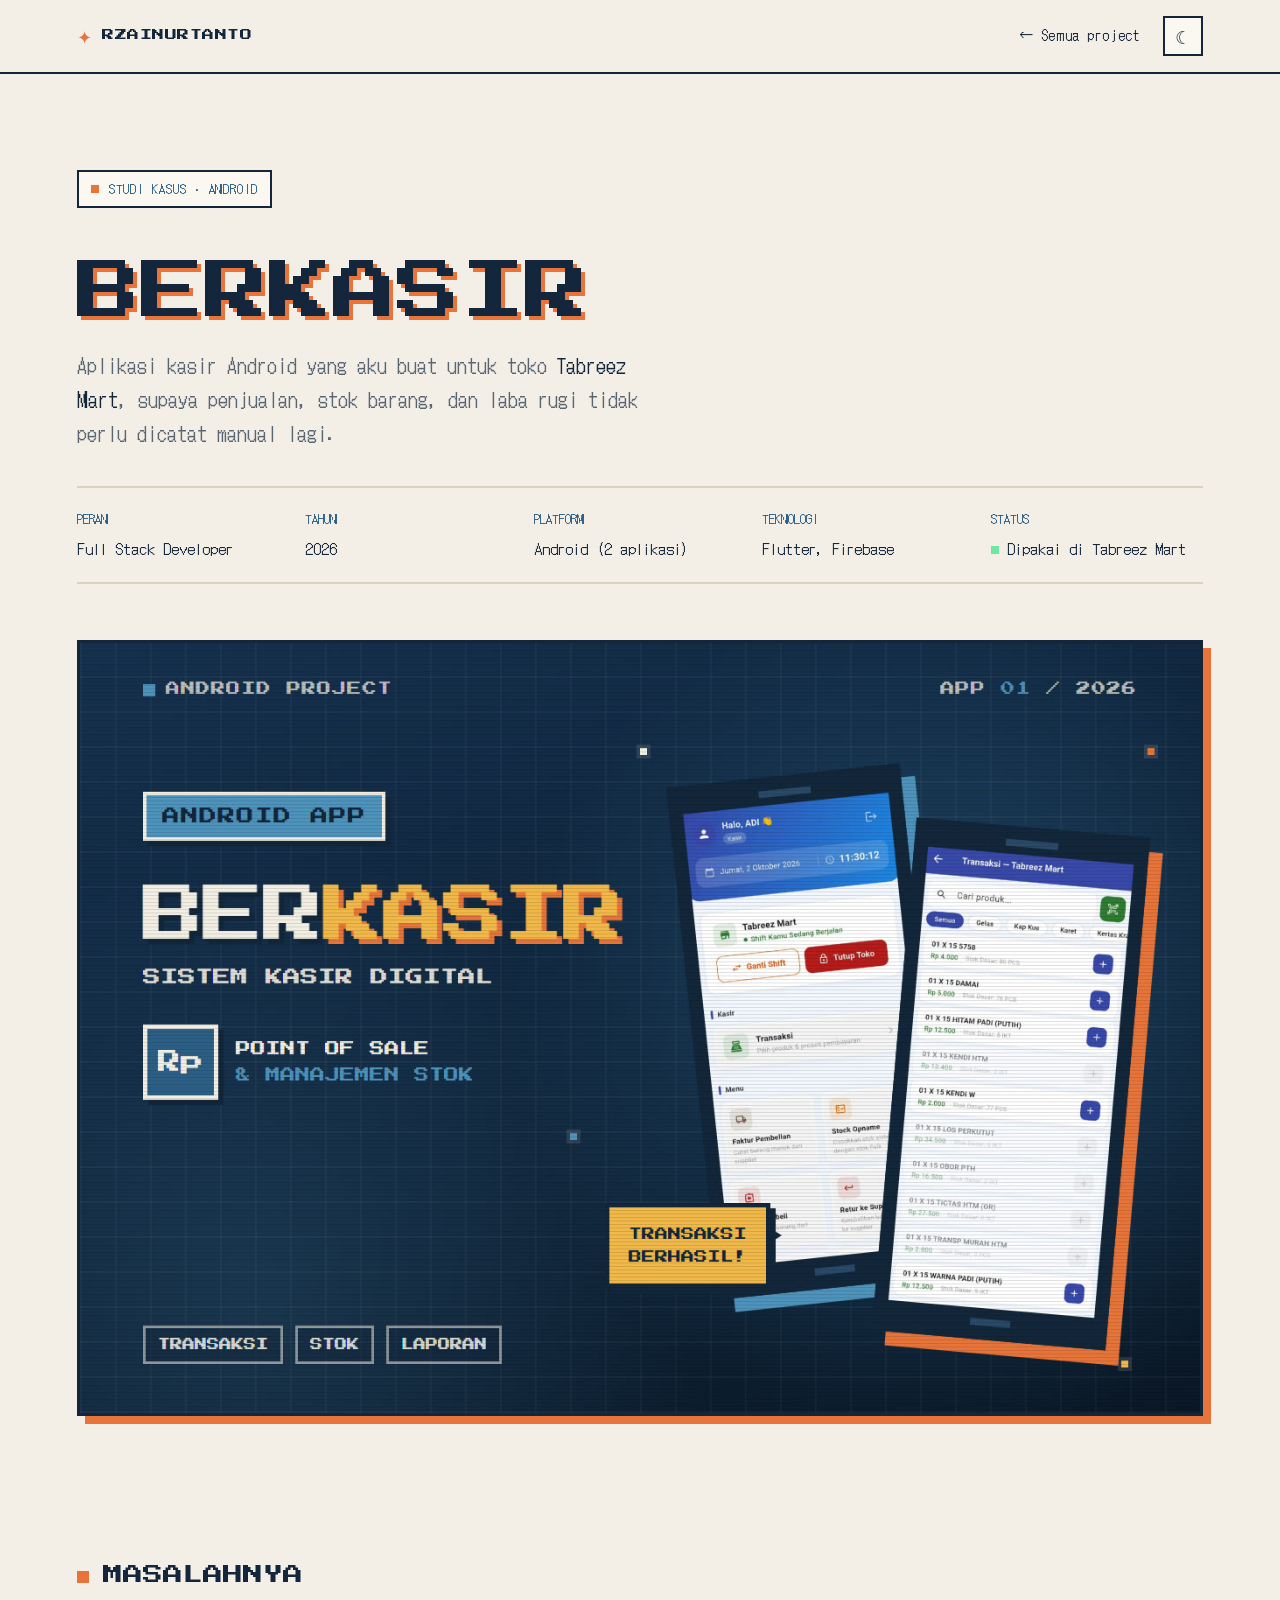
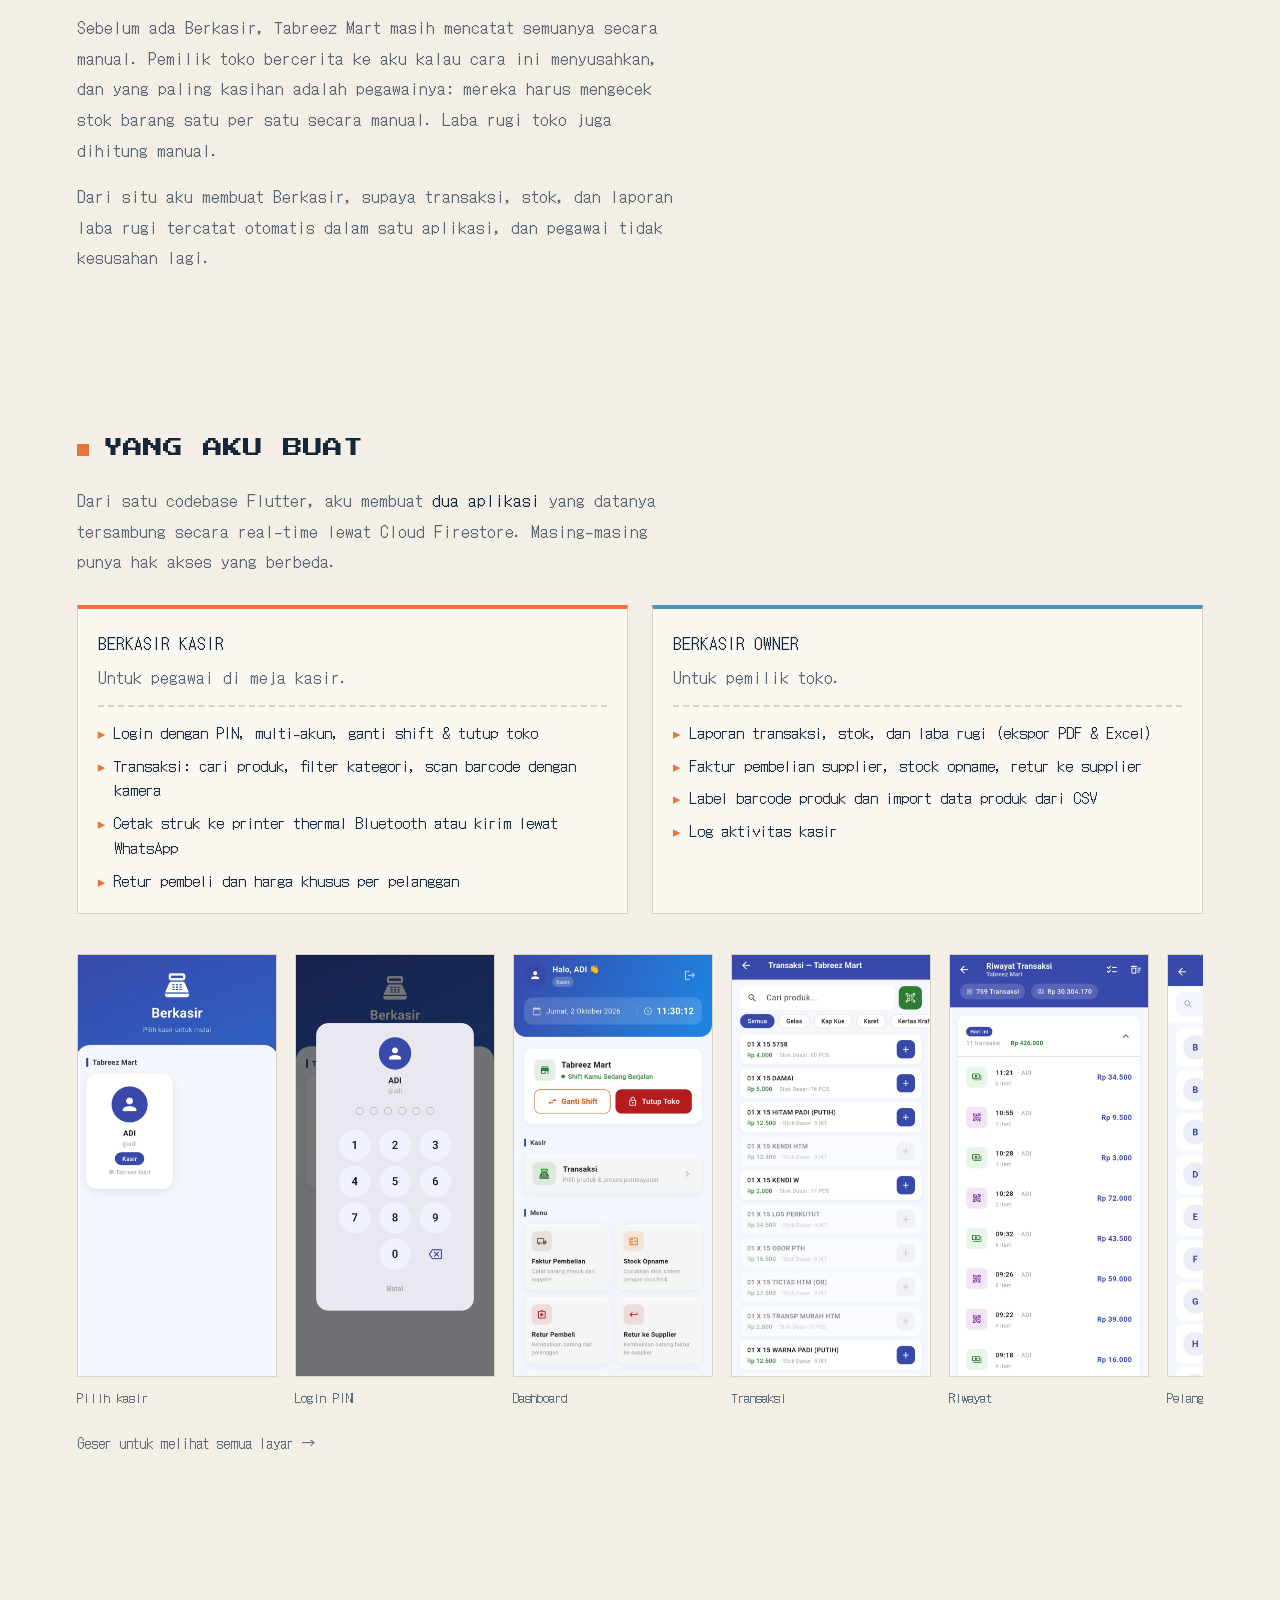
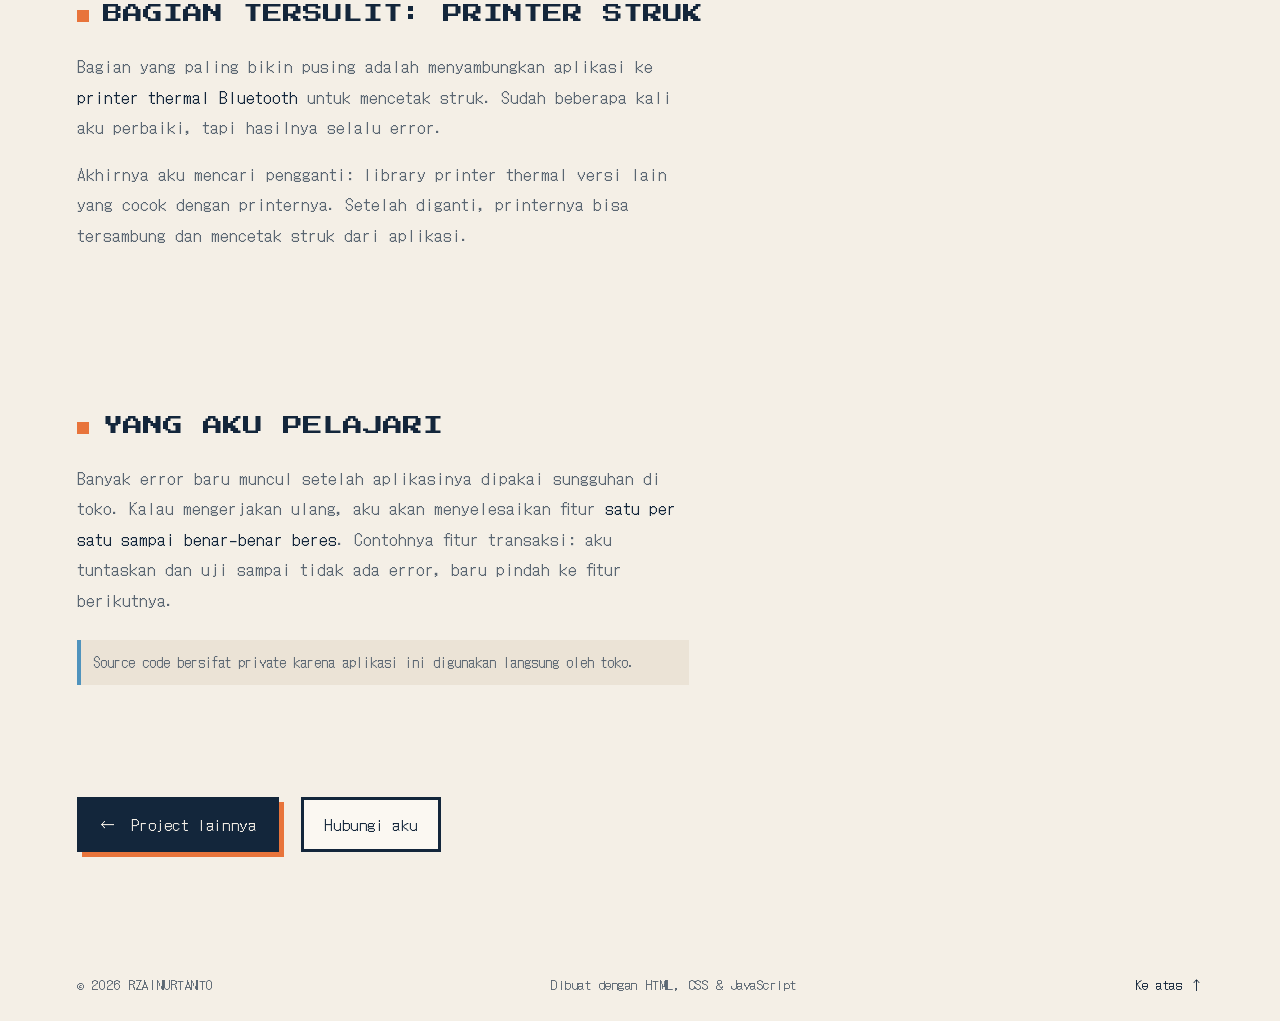
<file: berkasir/index.html>
<!doctype html>
<html lang="id" class="no-js">
<head>
  <meta charset="UTF-8" />
  <meta name="viewport" content="width=device-width, initial-scale=1.0" />
  <title>Berkasir: Studi Kasus · Rzainurtanto</title>
  <meta name="description" content="Studi kasus Berkasir, aplikasi kasir Android (Flutter & Firebase) yang dipakai di toko Tabreez Mart." />
  <meta name="author" content="Rzainurtanto" />
  <meta name="theme-color" content="#f4efe6" />
  <meta property="og:type" content="article" />
  <meta property="og:title" content="Berkasir: Studi Kasus · Rzainurtanto" />
  <meta property="og:description" content="Aplikasi kasir Android untuk menggantikan pencatatan manual di toko Tabreez Mart." />
  <meta property="og:image" content="../assets/projects/berkasir/poster.jpg" />
  <link rel="icon" href="data:image/svg+xml,%3Csvg xmlns='http://www.w3.org/2000/svg' viewBox='0 0 8 8' shape-rendering='crispEdges'%3E%3Crect width='8' height='8' fill='%2313263b'/%3E%3Cpath fill='%23e8743b' d='M3 1h2v2h2v2H5v2H3V5H1V3h2z'/%3E%3C/svg%3E" />

  <!-- Terapkan tema sebelum render agar tidak berkedip -->
  <script>
    (function () {
      var root = document.documentElement;
      root.classList.replace('no-js', 'js');
      // Datang dari halaman lain lewat link: tampilkan layar transisi sejak awal (lihat loader.js)
      try {
        var arriving = sessionStorage.getItem('page-loader');
        if (arriving) {
          sessionStorage.removeItem('page-loader');
          root.classList.add('is-arriving');
          root.dataset.loading = arriving;
        }
      } catch (e) {}
      try {
        var theme = localStorage.getItem('theme');
        if (!theme) theme = matchMedia('(prefers-color-scheme: dark)').matches ? 'dark' : 'light';
        root.dataset.theme = theme;
      } catch (e) {}
    })();
  </script>

  <link rel="preconnect" href="https://fonts.googleapis.com" />
  <link rel="preconnect" href="https://fonts.gstatic.com" crossorigin />
  <link href="https://fonts.googleapis.com/css2?family=DotGothic16&family=Press+Start+2P&display=swap" rel="stylesheet" />
  <link rel="stylesheet" href="../style.css" />
  <link rel="stylesheet" href="../case.css" />
</head>
<body>
  <a class="skip-link" href="#main">Lewati ke konten</a>

  <header class="topbar">
    <div class="topbar-inner">
      <a class="brand" href="../" aria-label="Rzainurtanto, kembali ke beranda">
        <span class="brand-mark" aria-hidden="true">✦</span> RZAINURTANTO
      </a>
      <a class="case-back" href="../#work"><span aria-hidden="true">←</span> <span class="case-back-long">Semua </span>project</a>
      <div class="topbar-actions">
        <button class="icon-button theme-toggle" type="button" aria-pressed="false" aria-label="Aktifkan mode gelap">
          <span aria-hidden="true">☾</span>
        </button>
      </div>
    </div>
  </header>

  <main id="main" class="case">
    <!-- ============ JUDUL ============ -->
    <section class="case-intro shell">
      <p class="eyebrow"><span class="blink-dot" aria-hidden="true"></span> STUDI KASUS · ANDROID</p>
      <h1>BERKASIR</h1>
      <p class="case-lead">Aplikasi kasir Android yang aku buat untuk toko <strong>Tabreez Mart</strong>, supaya penjualan, stok barang, dan laba rugi tidak perlu dicatat manual lagi.</p>

      <dl class="case-facts">
        <div><dt>PERAN</dt><dd>Full Stack Developer</dd></div>
        <div><dt>TAHUN</dt><dd>2026</dd></div>
        <div><dt>PLATFORM</dt><dd>Android (2 aplikasi)</dd></div>
        <div><dt>TEKNOLOGI</dt><dd>Flutter, Firebase</dd></div>
        <div><dt>STATUS</dt><dd><span class="status-dot" aria-hidden="true"></span>Dipakai di Tabreez Mart</dd></div>
      </dl>

      <figure class="case-cover">
        <img src="../assets/projects/berkasir/poster.jpg" alt="Tampilan aplikasi Berkasir: halaman kasir dan daftar transaksi" width="1280" height="880" />
      </figure>
    </section>

    <!-- ============ MASALAH ============ -->
    <section class="case-block shell">
      <h2>MASALAHNYA</h2>
      <div class="case-text">
        <p>Sebelum ada Berkasir, Tabreez Mart masih mencatat semuanya secara manual. Pemilik toko bercerita ke aku kalau cara ini menyusahkan, dan yang paling kasihan adalah pegawainya: mereka harus mengecek stok barang satu per satu secara manual. Laba rugi toko juga dihitung manual.</p>
        <p>Dari situ aku membuat Berkasir, supaya transaksi, stok, dan laporan laba rugi tercatat otomatis dalam satu aplikasi, dan pegawai tidak kesusahan lagi.</p>
      </div>
    </section>

    <!-- ============ YANG DIBUAT ============ -->
    <section class="case-block shell">
      <h2>YANG AKU BUAT</h2>
      <div class="case-text">
        <p>Dari satu codebase Flutter, aku membuat <strong>dua aplikasi</strong> yang datanya tersambung secara real-time lewat Cloud Firestore. Masing-masing punya hak akses yang berbeda.</p>
      </div>

      <div class="case-apps">
        <article class="case-app">
          <h3>BERKASIR KASIR</h3>
          <p>Untuk pegawai di meja kasir.</p>
          <ul>
            <li>Login dengan PIN, multi-akun, ganti shift &amp; tutup toko</li>
            <li>Transaksi: cari produk, filter kategori, scan barcode dengan kamera</li>
            <li>Cetak struk ke printer thermal Bluetooth atau kirim lewat WhatsApp</li>
            <li>Retur pembeli dan harga khusus per pelanggan</li>
          </ul>
        </article>
        <article class="case-app">
          <h3>BERKASIR OWNER</h3>
          <p>Untuk pemilik toko.</p>
          <ul>
            <li>Laporan transaksi, stok, dan laba rugi (ekspor PDF &amp; Excel)</li>
            <li>Faktur pembelian supplier, stock opname, retur ke supplier</li>
            <li>Label barcode produk dan import data produk dari CSV</li>
            <li>Log aktivitas kasir</li>
          </ul>
        </article>
      </div>

      <div class="case-screens" role="list" aria-label="Screenshot aplikasi Berkasir">
        <figure role="listitem"><img src="../assets/projects/berkasir/02-pilih-kasir.jpg" alt="Halaman pilih akun kasir" loading="lazy" width="768" height="1600" /><figcaption>Pilih kasir</figcaption></figure>
        <figure role="listitem"><img src="../assets/projects/berkasir/03-login.jpg" alt="Halaman login dengan PIN" loading="lazy" width="750" height="1600" /><figcaption>Login PIN</figcaption></figure>
        <figure role="listitem"><img src="../assets/projects/berkasir/04-dashboard.jpg" alt="Dashboard kasir" loading="lazy" width="754" height="1600" /><figcaption>Dashboard</figcaption></figure>
        <figure role="listitem"><img src="../assets/projects/berkasir/05-transaksi.jpg" alt="Halaman transaksi" loading="lazy" width="756" height="1600" /><figcaption>Transaksi</figcaption></figure>
        <figure role="listitem"><img src="../assets/projects/berkasir/06-riwayat.jpg" alt="Riwayat transaksi" loading="lazy" width="750" height="1600" /><figcaption>Riwayat</figcaption></figure>
        <figure role="listitem"><img src="../assets/projects/berkasir/07-pelanggan.jpg" alt="Data pelanggan" loading="lazy" width="746" height="1600" /><figcaption>Pelanggan</figcaption></figure>
        <figure role="listitem"><img src="../assets/projects/berkasir/08-laporan.jpg" alt="Laporan toko" loading="lazy" width="752" height="1600" /><figcaption>Laporan</figcaption></figure>
      </div>
      <p class="case-hint">Geser untuk melihat semua layar →</p>
    </section>

    <!-- ============ TERSULIT ============ -->
    <section class="case-block shell">
      <h2>BAGIAN TERSULIT: PRINTER STRUK</h2>
      <div class="case-text">
        <p>Bagian yang paling bikin pusing adalah menyambungkan aplikasi ke <strong>printer thermal Bluetooth</strong> untuk mencetak struk. Sudah beberapa kali aku perbaiki, tapi hasilnya selalu error.</p>
        <p>Akhirnya aku mencari pengganti: library printer thermal versi lain yang cocok dengan printernya. Setelah diganti, printernya bisa tersambung dan mencetak struk dari aplikasi.</p>
      </div>
    </section>

    <!-- ============ PELAJARAN ============ -->
    <section class="case-block shell">
      <h2>YANG AKU PELAJARI</h2>
      <div class="case-text">
        <p>Banyak error baru muncul setelah aplikasinya dipakai sungguhan di toko. Kalau mengerjakan ulang, aku akan menyelesaikan fitur <strong>satu per satu sampai benar-benar beres</strong>. Contohnya fitur transaksi: aku tuntaskan dan uji sampai tidak ada error, baru pindah ke fitur berikutnya.</p>
        <p class="modal-note">Source code bersifat private karena aplikasi ini digunakan langsung oleh toko.</p>
      </div>
    </section>

    <!-- ============ PENUTUP ============ -->
    <section class="case-end shell">
      <a class="pixel-button" href="../#work"><span aria-hidden="true">←</span> Project lainnya</a>
      <a class="pixel-button ghost" href="../#contact">Hubungi aku</a>
    </section>
  </main>

  <footer class="site-footer">
    <div class="shell footer-inner">
      <span>© <span id="year">2026</span> RZAINURTANTO</span>
      <span>Dibuat dengan HTML, CSS &amp; JavaScript</span>
      <a class="back-to-top" href="#main">Ke atas <span aria-hidden="true">↑</span></a>
    </div>
  </footer>

  <script src="../loader.js"></script>
  <script src="../case.js"></script>
</body>
</html>
</file>
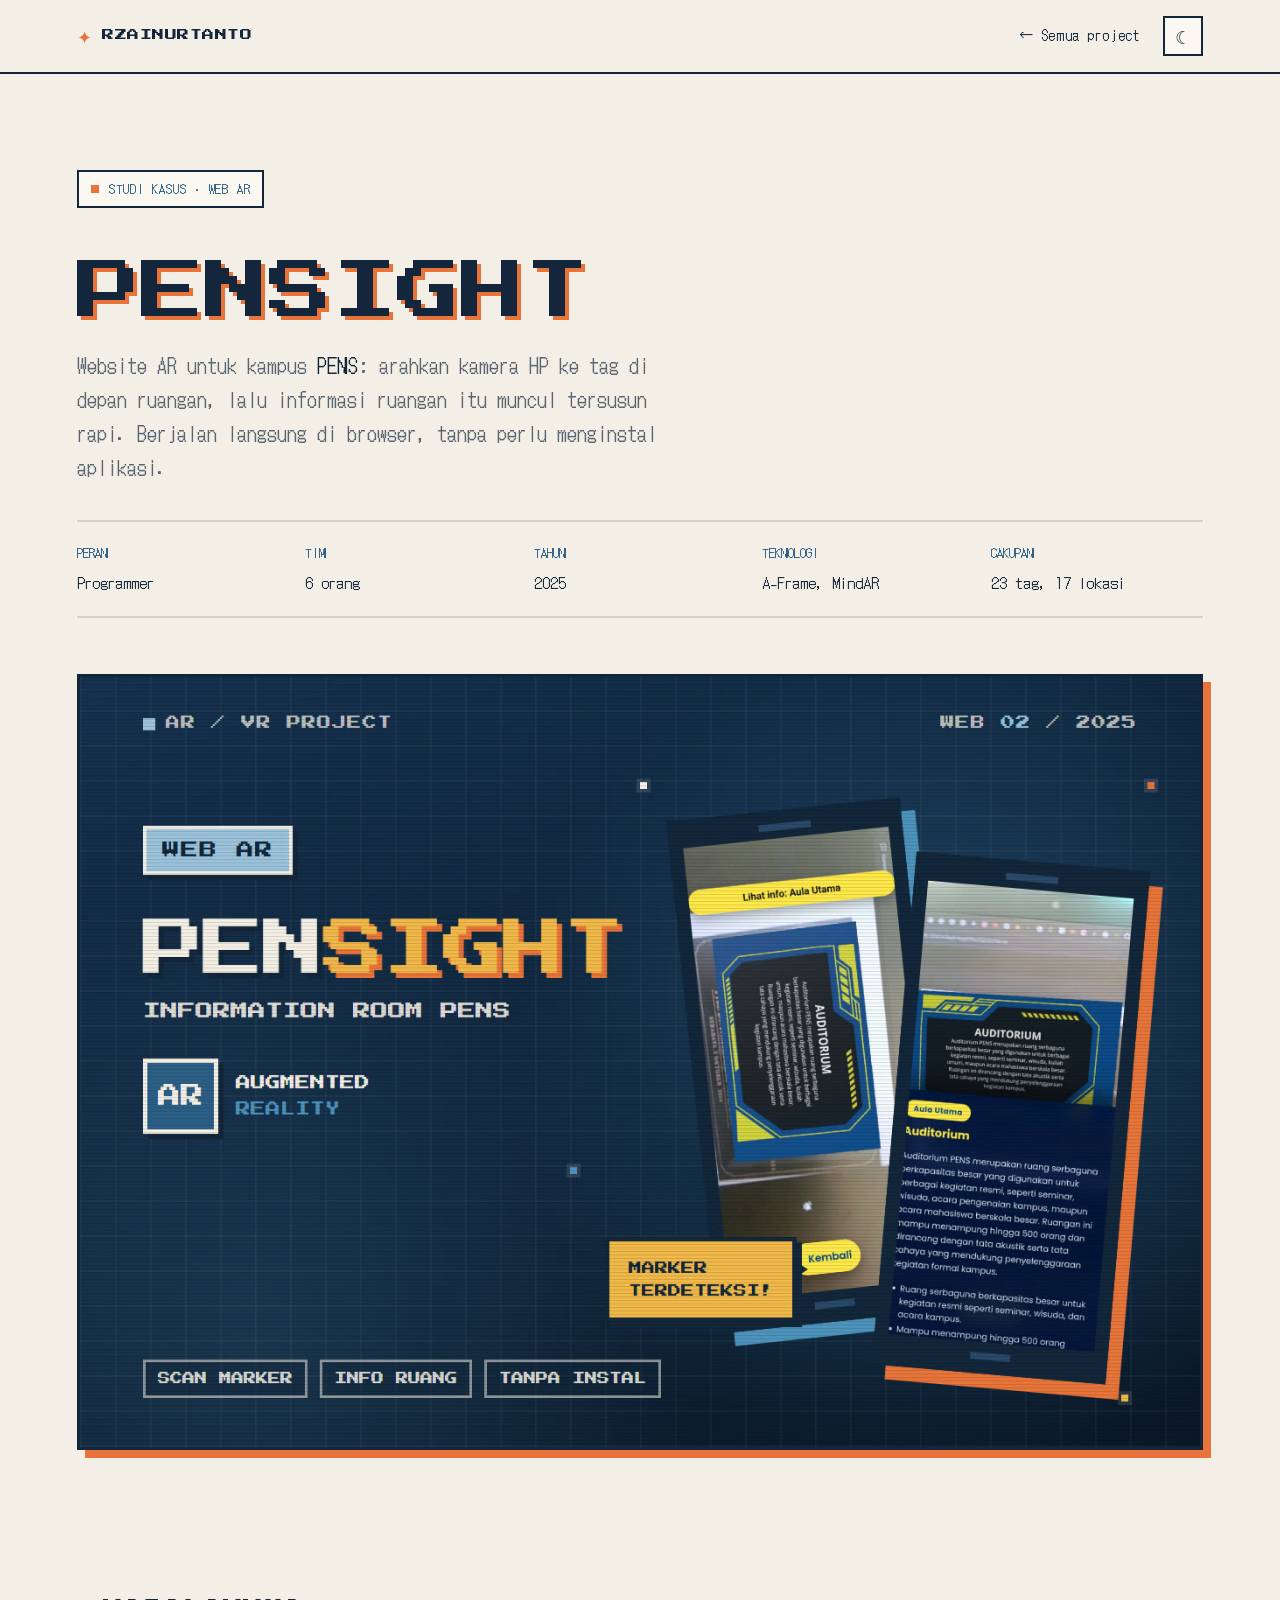
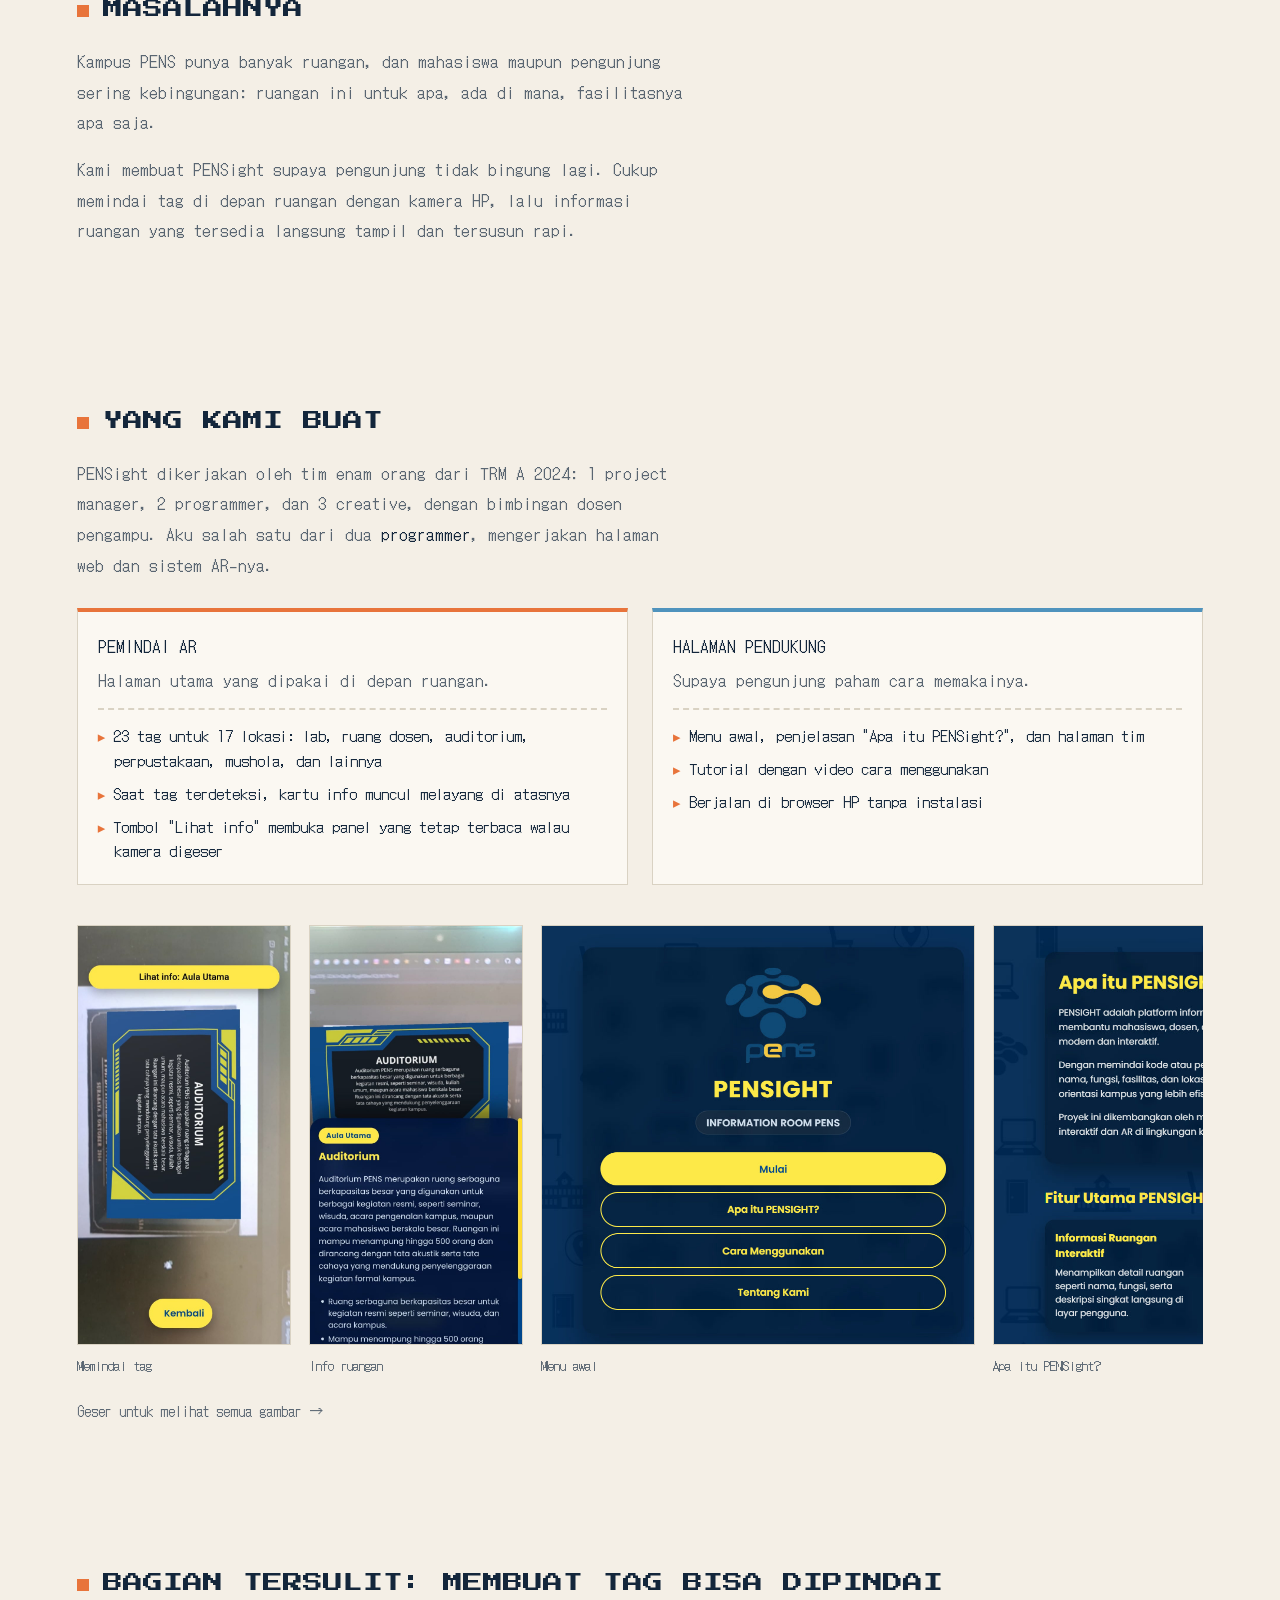
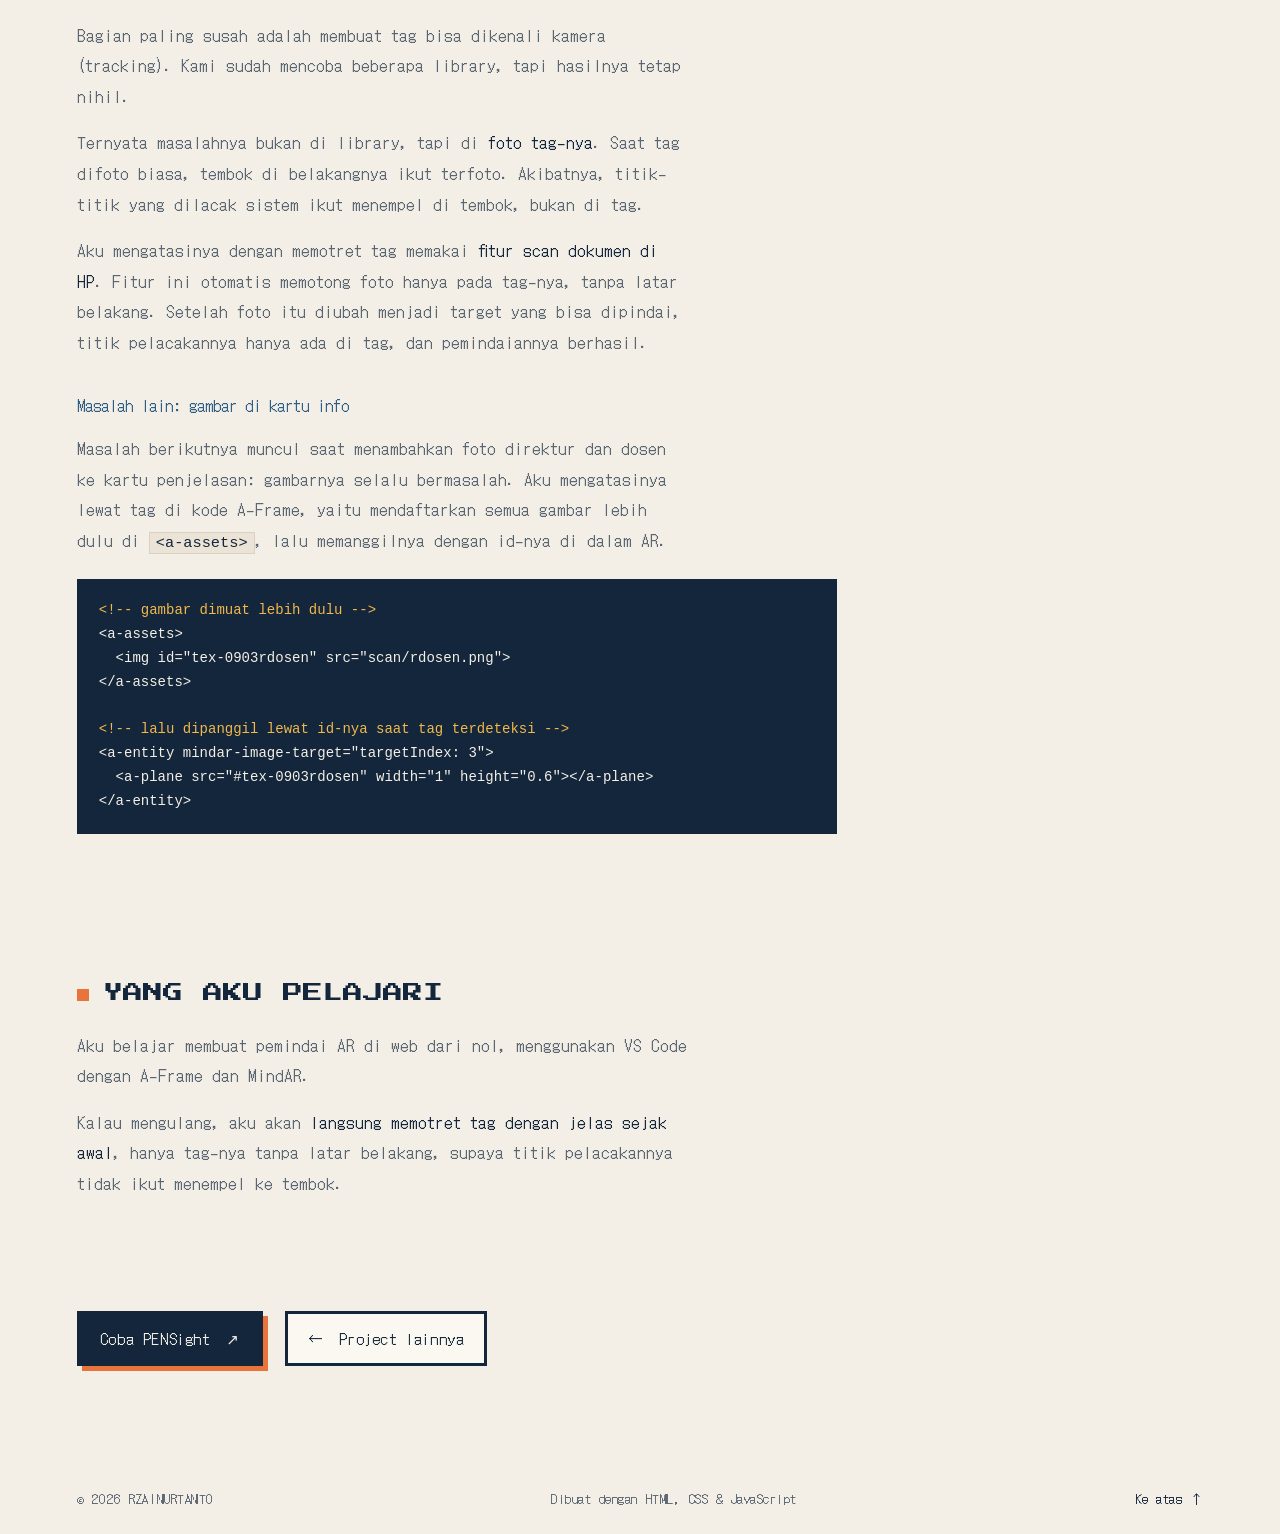
<file: pensight/index.html>
<!doctype html>
<html lang="id" class="no-js">
<head>
  <meta charset="UTF-8" />
  <meta name="viewport" content="width=device-width, initial-scale=1.0" />
  <title>PENSight: Studi Kasus · Rzainurtanto</title>
  <meta name="description" content="Studi kasus PENSight, website AR untuk informasi ruangan kampus PENS yang berjalan langsung di browser HP." />
  <meta name="author" content="Rzainurtanto" />
  <meta name="theme-color" content="#f4efe6" />
  <meta property="og:type" content="article" />
  <meta property="og:title" content="PENSight: Studi Kasus · Rzainurtanto" />
  <meta property="og:description" content="Pindai tag di depan ruangan, informasi ruangan kampus PENS langsung muncul lewat AR di browser." />
  <meta property="og:image" content="../assets/projects/pensight/poster.jpg" />
  <link rel="icon" href="data:image/svg+xml,%3Csvg xmlns='http://www.w3.org/2000/svg' viewBox='0 0 8 8' shape-rendering='crispEdges'%3E%3Crect width='8' height='8' fill='%2313263b'/%3E%3Cpath fill='%23e8743b' d='M3 1h2v2h2v2H5v2H3V5H1V3h2z'/%3E%3C/svg%3E" />

  <!-- Terapkan tema sebelum render agar tidak berkedip -->
  <script>
    (function () {
      var root = document.documentElement;
      root.classList.replace('no-js', 'js');
      // Datang dari halaman lain lewat link: tampilkan layar transisi sejak awal (lihat loader.js)
      try {
        var arriving = sessionStorage.getItem('page-loader');
        if (arriving) {
          sessionStorage.removeItem('page-loader');
          root.classList.add('is-arriving');
          root.dataset.loading = arriving;
        }
      } catch (e) {}
      try {
        var theme = localStorage.getItem('theme');
        if (!theme) theme = matchMedia('(prefers-color-scheme: dark)').matches ? 'dark' : 'light';
        root.dataset.theme = theme;
      } catch (e) {}
    })();
  </script>

  <link rel="preconnect" href="https://fonts.googleapis.com" />
  <link rel="preconnect" href="https://fonts.gstatic.com" crossorigin />
  <link href="https://fonts.googleapis.com/css2?family=DotGothic16&family=Press+Start+2P&display=swap" rel="stylesheet" />
  <link rel="stylesheet" href="../style.css" />
  <link rel="stylesheet" href="../case.css" />
</head>
<body>
  <a class="skip-link" href="#main">Lewati ke konten</a>

  <header class="topbar">
    <div class="topbar-inner">
      <a class="brand" href="../" aria-label="Rzainurtanto, kembali ke beranda">
        <span class="brand-mark" aria-hidden="true">✦</span> RZAINURTANTO
      </a>
      <a class="case-back" href="../#work"><span aria-hidden="true">←</span> <span class="case-back-long">Semua </span>project</a>
      <div class="topbar-actions">
        <button class="icon-button theme-toggle" type="button" aria-pressed="false" aria-label="Aktifkan mode gelap">
          <span aria-hidden="true">☾</span>
        </button>
      </div>
    </div>
  </header>

  <main id="main" class="case">
    <!-- ============ JUDUL ============ -->
    <section class="case-intro shell">
      <p class="eyebrow"><span class="blink-dot" aria-hidden="true"></span> STUDI KASUS · WEB AR</p>
      <h1>PENSIGHT</h1>
      <p class="case-lead">Website AR untuk kampus <strong>PENS</strong>: arahkan kamera HP ke tag di depan ruangan, lalu informasi ruangan itu muncul tersusun rapi. Berjalan langsung di browser, tanpa perlu menginstal aplikasi.</p>

      <dl class="case-facts">
        <div><dt>PERAN</dt><dd>Programmer</dd></div>
        <div><dt>TIM</dt><dd>6 orang</dd></div>
        <div><dt>TAHUN</dt><dd>2025</dd></div>
        <div><dt>TEKNOLOGI</dt><dd>A-Frame, MindAR</dd></div>
        <div><dt>CAKUPAN</dt><dd>23 tag, 17 lokasi</dd></div>
      </dl>

      <figure class="case-cover">
        <img src="../assets/projects/pensight/poster.jpg" alt="Tampilan PENSight: tag ruangan dipindai dan informasi ruangan muncul di layar HP" width="1280" height="880" />
      </figure>
    </section>

    <!-- ============ MASALAH ============ -->
    <section class="case-block shell">
      <h2>MASALAHNYA</h2>
      <div class="case-text">
        <p>Kampus PENS punya banyak ruangan, dan mahasiswa maupun pengunjung sering kebingungan: ruangan ini untuk apa, ada di mana, fasilitasnya apa saja.</p>
        <p>Kami membuat PENSight supaya pengunjung tidak bingung lagi. Cukup memindai tag di depan ruangan dengan kamera HP, lalu informasi ruangan yang tersedia langsung tampil dan tersusun rapi.</p>
      </div>
    </section>

    <!-- ============ YANG DIBUAT ============ -->
    <section class="case-block shell">
      <h2>YANG KAMI BUAT</h2>
      <div class="case-text">
        <p>PENSight dikerjakan oleh tim enam orang dari TRM A 2024: 1 project manager, 2 programmer, dan 3 creative, dengan bimbingan dosen pengampu. Aku salah satu dari dua <strong>programmer</strong>, mengerjakan halaman web dan sistem AR-nya.</p>
      </div>

      <div class="case-apps">
        <article class="case-app">
          <h3>PEMINDAI AR</h3>
          <p>Halaman utama yang dipakai di depan ruangan.</p>
          <ul>
            <li>23 tag untuk 17 lokasi: lab, ruang dosen, auditorium, perpustakaan, mushola, dan lainnya</li>
            <li>Saat tag terdeteksi, kartu info muncul melayang di atasnya</li>
            <li>Tombol "Lihat info" membuka panel yang tetap terbaca walau kamera digeser</li>
          </ul>
        </article>
        <article class="case-app">
          <h3>HALAMAN PENDUKUNG</h3>
          <p>Supaya pengunjung paham cara memakainya.</p>
          <ul>
            <li>Menu awal, penjelasan "Apa itu PENSight?", dan halaman tim</li>
            <li>Tutorial dengan video cara menggunakan</li>
            <li>Berjalan di browser HP tanpa instalasi</li>
          </ul>
        </article>
      </div>

      <div class="case-screens is-mixed" role="list" aria-label="Screenshot PENSight">
        <figure role="listitem"><img src="../assets/projects/pensight/02-scan-marker.jpg" alt="Kamera HP memindai tag Auditorium, muncul tombol Lihat info" loading="lazy" width="720" height="1420" /><figcaption>Memindai tag</figcaption></figure>
        <figure role="listitem"><img src="../assets/projects/pensight/03-info-ruangan.jpg" alt="Panel info ruangan Auditorium" loading="lazy" width="720" height="1420" /><figcaption>Info ruangan</figcaption></figure>
        <figure role="listitem"><img src="../assets/projects/pensight/01-menu.jpg" alt="Menu awal PENSight" loading="lazy" width="850" height="822" /><figcaption>Menu awal</figcaption></figure>
        <figure role="listitem"><img src="../assets/projects/pensight/04-tentang.jpg" alt="Halaman Apa itu PENSight" loading="lazy" width="1153" height="807" /><figcaption>Apa itu PENSight?</figcaption></figure>
        <figure role="listitem"><img src="../assets/projects/pensight/05-proses-pengerjaan.jpg" alt="Proses pengerjaan kode PENSight di komputer" loading="lazy" width="1204" height="1600" /><figcaption>Proses pengerjaan</figcaption></figure>
      </div>
      <p class="case-hint">Geser untuk melihat semua gambar →</p>
    </section>

    <!-- ============ TERSULIT ============ -->
    <section class="case-block shell">
      <h2>BAGIAN TERSULIT: MEMBUAT TAG BISA DIPINDAI</h2>
      <div class="case-text">
        <p>Bagian paling susah adalah membuat tag bisa dikenali kamera (tracking). Kami sudah mencoba beberapa library, tapi hasilnya tetap nihil.</p>
        <p>Ternyata masalahnya bukan di library, tapi di <strong>foto tag-nya</strong>. Saat tag difoto biasa, tembok di belakangnya ikut terfoto. Akibatnya, titik-titik yang dilacak sistem ikut menempel di tembok, bukan di tag.</p>
        <p>Aku mengatasinya dengan memotret tag memakai <strong>fitur scan dokumen di HP</strong>. Fitur ini otomatis memotong foto hanya pada tag-nya, tanpa latar belakang. Setelah foto itu diubah menjadi target yang bisa dipindai, titik pelacakannya hanya ada di tag, dan pemindaiannya berhasil.</p>
      </div>

      <h3 class="case-subhead">Masalah lain: gambar di kartu info</h3>
      <div class="case-text">
        <p>Masalah berikutnya muncul saat menambahkan foto direktur dan dosen ke kartu penjelasan: gambarnya selalu bermasalah. Aku mengatasinya lewat tag di kode A-Frame, yaitu mendaftarkan semua gambar lebih dulu di <code>&lt;a-assets&gt;</code>, lalu memanggilnya dengan id-nya di dalam AR.</p>
      </div>
      <pre class="case-code" aria-label="Contoh kode"><code><span class="c">&lt;!-- gambar dimuat lebih dulu --&gt;</span>
&lt;a-assets&gt;
  &lt;img id="tex-0903rdosen" src="scan/rdosen.png"&gt;
&lt;/a-assets&gt;

<span class="c">&lt;!-- lalu dipanggil lewat id-nya saat tag terdeteksi --&gt;</span>
&lt;a-entity mindar-image-target="targetIndex: 3"&gt;
  &lt;a-plane src="#tex-0903rdosen" width="1" height="0.6"&gt;&lt;/a-plane&gt;
&lt;/a-entity&gt;</code></pre>
    </section>

    <!-- ============ PELAJARAN ============ -->
    <section class="case-block shell">
      <h2>YANG AKU PELAJARI</h2>
      <div class="case-text">
        <p>Aku belajar membuat pemindai AR di web dari nol, menggunakan VS Code dengan A-Frame dan MindAR.</p>
        <p>Kalau mengulang, aku akan <strong>langsung memotret tag dengan jelas sejak awal</strong>, hanya tag-nya tanpa latar belakang, supaya titik pelacakannya tidak ikut menempel ke tembok.</p>
      </div>
    </section>

    <!-- ============ PENUTUP ============ -->
    <section class="case-end shell">
      <a class="pixel-button" href="https://rzainurtanto.met.student.pens.ac.id/PENSIGHT/index.html" target="_blank" rel="noopener noreferrer">Coba PENSight <span aria-hidden="true">↗</span></a>
      <a class="pixel-button ghost" href="../#work"><span aria-hidden="true">←</span> Project lainnya</a>
    </section>
  </main>

  <footer class="site-footer">
    <div class="shell footer-inner">
      <span>© <span id="year">2026</span> RZAINURTANTO</span>
      <span>Dibuat dengan HTML, CSS &amp; JavaScript</span>
      <a class="back-to-top" href="#main">Ke atas <span aria-hidden="true">↑</span></a>
    </div>
  </footer>

  <script src="../loader.js"></script>
  <script src="../case.js"></script>
</body>
</html>
</file>
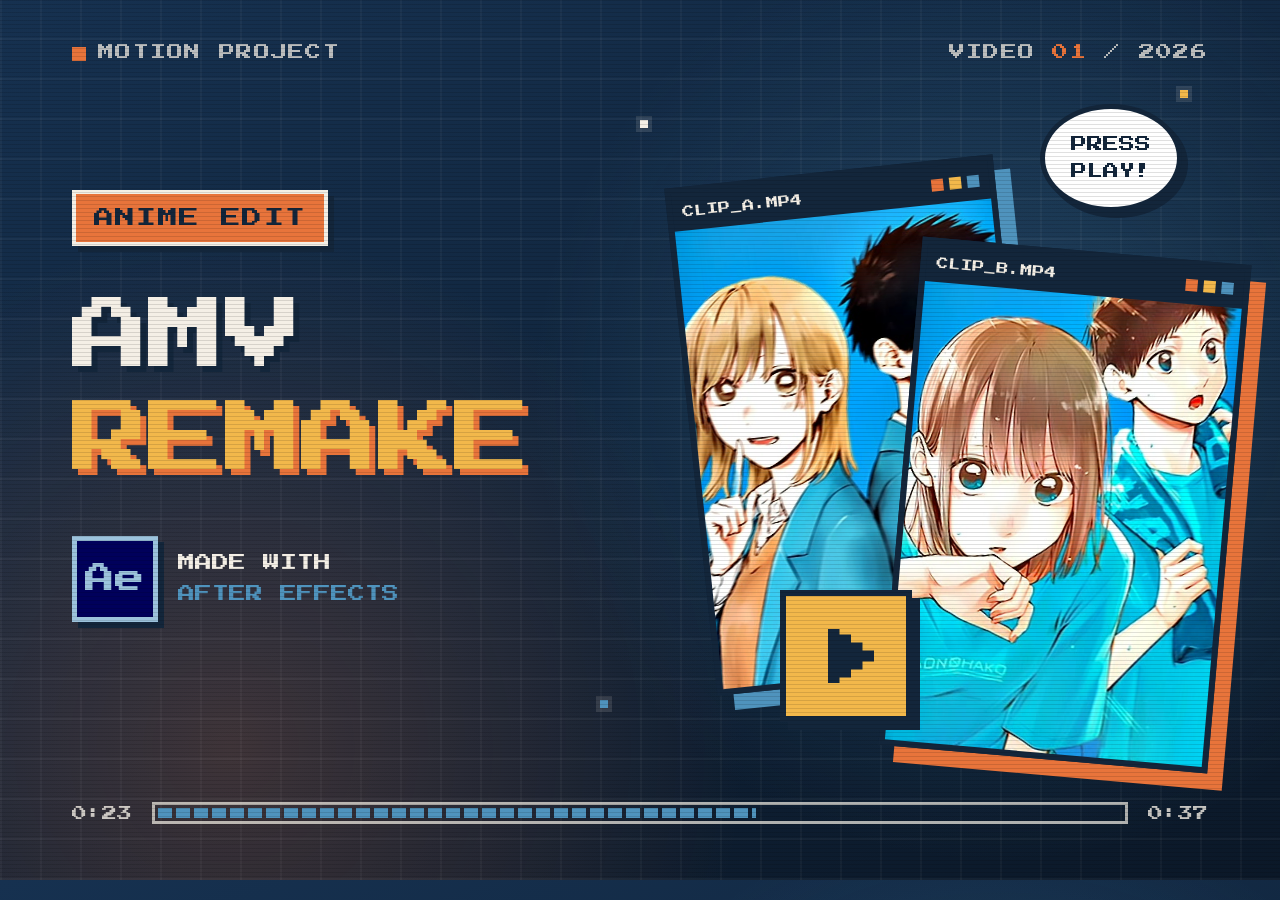
<file: thumbnails/amv-remake/thumbnail.html>
<!doctype html>
<html>
<head>
<meta charset="utf-8">
<link href="https://fonts.googleapis.com/css2?family=DotGothic16&family=Press+Start+2P&display=swap" rel="stylesheet">
<style>
  :root { --sun:#e8743b; --sea:#4f93bd; --gold:#f2b84b; --tide:#2c5f86; --ocean:#13263b; --sand:#f4efe6; }
  * { box-sizing: border-box; }
  html, body { margin: 0; width: 1280px; height: 880px; overflow: hidden; }
  body {
    position: relative;
    font-family: 'Press Start 2P', monospace;
    color: var(--sand);
    background:
      radial-gradient(circle at 78% 45%, rgba(79,147,189,.28), transparent 42%),
      radial-gradient(circle at 18% 85%, rgba(232,116,59,.22), transparent 40%),
      linear-gradient(160deg, #163150 0%, #10243b 55%, #0b1828 100%);
  }
  /* grid pixel */
  .grid {
    position: absolute; inset: 0;
    background:
      repeating-linear-gradient(0deg, rgba(255,255,255,.035) 0 2px, transparent 2px 40px),
      repeating-linear-gradient(90deg, rgba(255,255,255,.035) 0 2px, transparent 2px 40px);
  }
  .scan { position: absolute; inset: 0; z-index: 20; background: repeating-linear-gradient(0deg, transparent 0 3px, rgba(0,0,0,.12) 3px 4px); }
  .star { position: absolute; width: 8px; height: 8px; background: var(--sand); box-shadow: 0 0 0 4px rgba(244,239,230,.12); }
  .star.p { background: var(--sun); } .star.c { background: var(--sea); } .star.y { background: var(--gold); }

  /* frame layar */
  .hud { position: absolute; top: 44px; left: 72px; right: 72px; display: flex; justify-content: space-between; font-size: 16px; letter-spacing: .08em; color: rgba(244,239,230,.75); z-index: 5; }
  .hud b { color: var(--sun); font-weight: 400; }
  .rec { display: inline-block; width: 14px; height: 14px; background: var(--sun); margin-right: 12px; vertical-align: -1px; }

  /* kiri */
  .copy { position: absolute; left: 72px; top: 190px; width: 600px; z-index: 5; }
  .badge { display: inline-block; padding: 14px 18px; font-size: 20px; color: var(--ocean); background: var(--sun); border: 4px solid var(--sand); box-shadow: 6px 6px 0 var(--ocean); letter-spacing: .06em; }
  h1 { margin: 40px 0 0; font-weight: 400; font-size: 78px; line-height: 1.32; letter-spacing: -.02em; text-shadow: 6px 6px 0 var(--ocean); }
  h1 .love { color: var(--gold); text-shadow: 6px 6px 0 var(--sun); }
  .made { display: flex; align-items: center; gap: 20px; margin-top: 44px; }
  .ae { width: 86px; height: 86px; display: grid; place-items: center; font-size: 30px; color: #9cc3dd; background: #00005b; border: 5px solid #9cc3dd; box-shadow: 6px 6px 0 var(--ocean); }
  .made p { margin: 0; font-size: 17px; line-height: 1.8; color: var(--sand); }
  .made p span { color: var(--sea); }
  .chips { display: flex; gap: 14px; margin-top: 40px; }
  .chips span { padding: 12px 14px; font-size: 15px; border: 3px solid rgba(244,239,230,.55); color: rgba(244,239,230,.9); }

  /* kanan: jendela klip */
  .win { position: absolute; width: 330px; background: var(--ocean); border: 6px solid var(--ocean); z-index: 3; }
  .win .bar { display: flex; justify-content: space-between; align-items: center; height: 38px; padding: 0 10px; font-size: 12px; color: var(--sand); background: var(--ocean); }
  .win .bar i { display: inline-block; width: 12px; height: 12px; margin-left: 6px; background: var(--sun); }
  .win .bar i + i { background: var(--gold); } .win .bar i + i + i { background: var(--sea); }
  .win img { display: block; width: 100%; height: 460px; object-fit: cover; }
  .win-a { left: 690px; top: 170px; transform: rotate(-6deg); box-shadow: 16px 16px 0 var(--sea); }
  .win-b { left: 900px; top: 250px; transform: rotate(5deg); box-shadow: 16px 16px 0 var(--sun); z-index: 4; }

  /* tombol play pixel */
  .play { position: absolute; left: 780px; top: 590px; z-index: 6; width: 132px; height: 132px; display: grid; place-items: center; background: var(--gold); border: 6px solid var(--ocean); box-shadow: 8px 8px 0 var(--ocean); }
  .play::before { content: ''; width: 46px; height: 54px; margin-left: 10px; background: var(--ocean);
    clip-path: polygon(0 0, 25% 0, 25% 10%, 50% 10%, 50% 25%, 75% 25%, 75% 40%, 100% 40%, 100% 60%, 75% 60%, 75% 75%, 50% 75%, 50% 90%, 25% 90%, 25% 100%, 0 100%); }

  /* balon manga */
  .bubble { position: absolute; left: 1040px; top: 104px; z-index: 7; padding: 22px 26px; font-size: 16px; line-height: 1.7; color: var(--ocean); background: #fff; border: 5px solid var(--ocean); border-radius: 50%; text-align: center; box-shadow: 6px 6px 0 var(--ocean); }

  /* bar progres bawah */
  .timeline { position: absolute; left: 72px; right: 72px; bottom: 56px; display: flex; align-items: center; gap: 20px; font-size: 15px; z-index: 5; color: rgba(244,239,230,.8); }
  .track { flex: 1; height: 22px; padding: 3px; border: 3px solid rgba(244,239,230,.7); }
  .track i { display: block; width: 62%; height: 100%; background: repeating-linear-gradient(90deg, var(--sea) 0 14px, transparent 14px 18px); }
</style>
</head>
<body>
  <div class="grid"></div>
  <span class="star" style="left:640px;top:120px"></span>
  <span class="star p" style="left:1200px;top:640px"></span>
  <span class="star c" style="left:600px;top:700px"></span>
  <span class="star y" style="left:1180px;top:90px"></span>
  <span class="star" style="left:96px;top:610px;opacity:.5"></span>

  <div class="hud"><span><span class="rec"></span>MOTION PROJECT</span><span>VIDEO <b>01</b> / 2026</span></div>

  <div class="copy">
    <span class="badge">ANIME EDIT</span>
    <h1>AMV<br><span class="love">REMAKE</span></h1>
    <div class="made">
      <div class="ae">Ae</div>
      <p>MADE WITH<br><span>AFTER EFFECTS</span></p>
    </div>
  </div>

  <div class="win win-a"><div class="bar"><span>CLIP_A.MP4</span><span><i></i><i></i><i></i></span></div><img src="frame-detik-17.jpg"></div>
  <div class="win win-b"><div class="bar"><span>CLIP_B.MP4</span><span><i></i><i></i><i></i></span></div><img src="frame-detik-06.jpg"></div>
  <div class="play"></div>
  <div class="bubble">PRESS<br>PLAY!</div>

  <div class="timeline"><span>0:23</span><span class="track"><i></i></span><span>0:37</span></div>
  <div class="scan"></div>
</body>
</html>
</file>
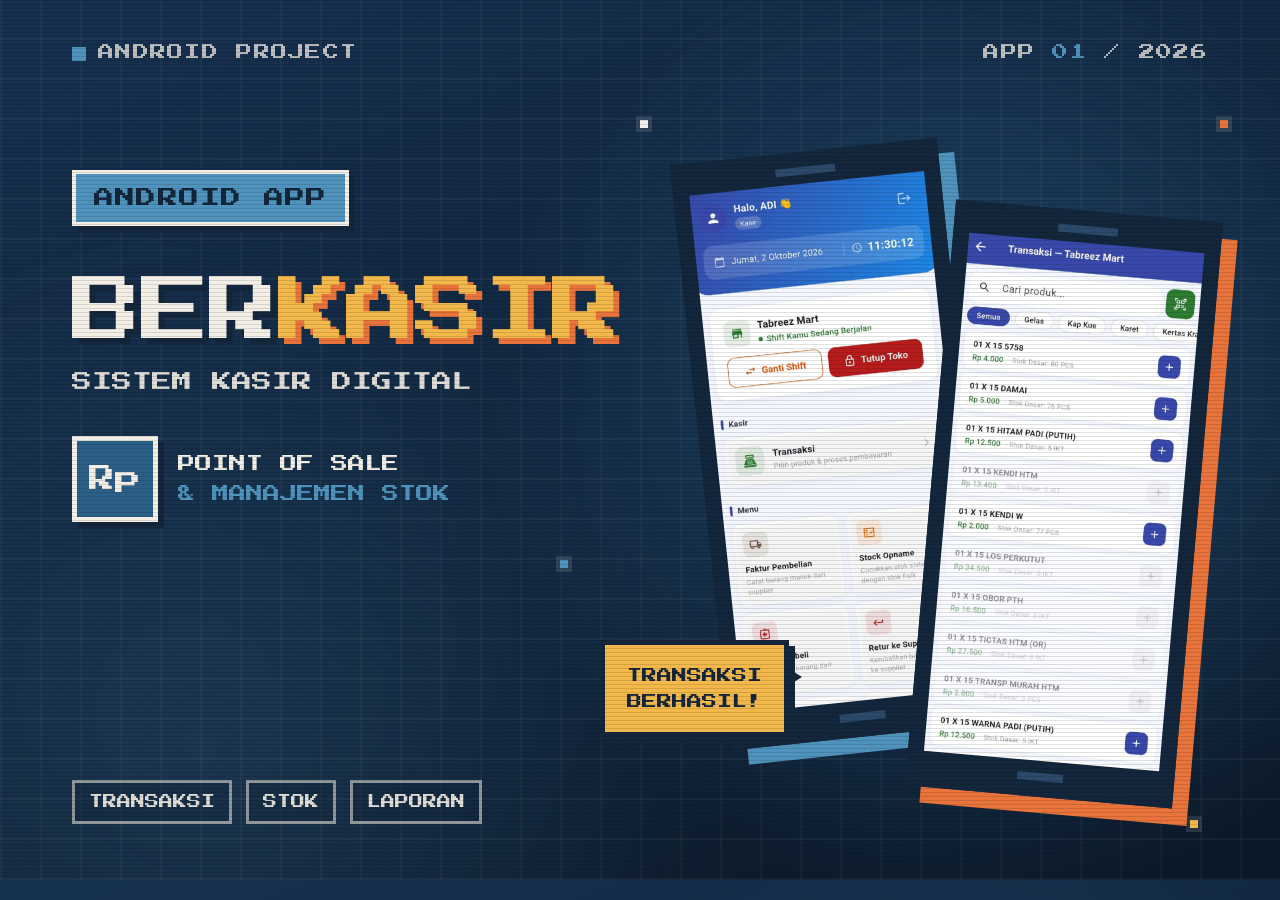
<file: thumbnails/berkasir/thumbnail.html>
﻿<!doctype html>
<html>
<head>
<meta charset="utf-8">
<!-- Thumbnail project Berkasir (1280x880). Render: buka di browser lalu screenshot 1280x880,
     atau: msedge --headless --window-size=1280,880 --screenshot=thumb.png thumbnail.html -->
<link href="https://fonts.googleapis.com/css2?family=DotGothic16&family=Press+Start+2P&display=swap" rel="stylesheet">
<style>
  :root { --sun:#e8743b; --sea:#4f93bd; --gold:#f2b84b; --tide:#2c5f86; --ocean:#13263b; --sand:#f4efe6; --app:#2c5f86; }
  * { box-sizing: border-box; }
  html, body { margin: 0; width: 1280px; height: 880px; overflow: hidden; }
  body {
    position: relative;
    font-family: 'Press Start 2P', monospace;
    color: var(--sand);
    background:
      radial-gradient(circle at 76% 48%, rgba(44,95,134,.55), transparent 45%),
      radial-gradient(circle at 16% 86%, rgba(79,147,189,.18), transparent 40%),
      linear-gradient(160deg, #163150 0%, #10243b 55%, #0b1828 100%);
  }
  .grid {
    position: absolute; inset: 0;
    background:
      repeating-linear-gradient(0deg, rgba(255,255,255,.035) 0 2px, transparent 2px 40px),
      repeating-linear-gradient(90deg, rgba(255,255,255,.035) 0 2px, transparent 2px 40px);
  }
  .scan { position: absolute; inset: 0; z-index: 20; background: repeating-linear-gradient(0deg, transparent 0 3px, rgba(0,0,0,.12) 3px 4px); }
  .star { position: absolute; width: 8px; height: 8px; background: var(--sand); box-shadow: 0 0 0 4px rgba(244,239,230,.12); }
  .star.p { background: var(--sun); } .star.c { background: var(--sea); } .star.y { background: var(--gold); }

  .hud { position: absolute; top: 44px; left: 72px; right: 72px; display: flex; justify-content: space-between; font-size: 16px; letter-spacing: .08em; color: rgba(244,239,230,.75); z-index: 5; }
  .hud b { color: var(--sea); font-weight: 400; }
  .rec { display: inline-block; width: 14px; height: 14px; background: var(--sea); margin-right: 12px; vertical-align: -1px; }

  .copy { position: absolute; left: 72px; top: 170px; width: 600px; z-index: 5; }
  .badge { display: inline-block; padding: 14px 18px; font-size: 20px; color: var(--ocean); background: var(--sea); border: 4px solid var(--sand); box-shadow: 6px 6px 0 var(--ocean); letter-spacing: .06em; }
  h1 { margin: 40px 0 0; font-weight: 400; font-size: 70px; line-height: 1.32; letter-spacing: -.02em; text-shadow: 6px 6px 0 var(--ocean); }
  h1 .hl { color: var(--gold); text-shadow: 6px 6px 0 var(--sun); }
  .sub { margin: 14px 0 0; font-size: 20px; color: var(--sand); opacity: .9; }
  .made { display: flex; align-items: center; gap: 20px; margin-top: 44px; }
  .icon { width: 86px; height: 86px; display: grid; place-items: center; font-size: 26px; color: var(--sand); background: var(--app); border: 5px solid var(--sand); box-shadow: 6px 6px 0 var(--ocean); }
  .made p { margin: 0; font-size: 17px; line-height: 1.8; }
  .made p span { color: var(--sea); }

  /* mockup HP pixel */
  .phone { position: absolute; width: 268px; padding: 26px 10px 30px; background: var(--ocean); border: 6px solid var(--ocean); z-index: 3; }
  .phone::before { content: ''; position: absolute; top: 9px; left: 50%; width: 60px; height: 8px; background: #2b4a6b; transform: translateX(-50%); }
  .phone::after { content: ''; position: absolute; bottom: 10px; left: 50%; width: 46px; height: 8px; background: #2b4a6b; transform: translateX(-50%); }
  .phone img { display: block; width: 100%; height: 520px; object-fit: cover; object-position: top; }
  .ph-a { left: 700px; top: 150px; transform: rotate(-6deg); box-shadow: 16px 16px 0 var(--sea); }
  .ph-b { left: 930px; top: 210px; transform: rotate(5deg); box-shadow: 16px 16px 0 var(--sun); z-index: 4; }

  .bubble { position: absolute; left: 600px; top: 640px; z-index: 7; padding: 18px 22px; font-size: 15px; line-height: 1.7; color: var(--ocean); background: var(--gold); border: 5px solid var(--ocean); box-shadow: 6px 6px 0 var(--ocean); }
  .bubble::after { content: ''; position: absolute; right: -18px; top: 22px; border-style: solid; border-width: 10px 0 10px 16px; border-color: transparent transparent transparent var(--ocean); }

  .chips { position: absolute; left: 72px; bottom: 56px; display: flex; gap: 14px; z-index: 5; }
  .chips span { padding: 12px 14px; font-size: 14px; border: 3px solid rgba(244,239,230,.55); color: rgba(244,239,230,.9); background: rgba(19,38,59,.4); }
</style>
</head>
<body>
  <div class="grid"></div>
  <span class="star" style="left:640px;top:120px"></span>
  <span class="star p" style="left:1220px;top:120px"></span>
  <span class="star c" style="left:560px;top:560px"></span>
  <span class="star y" style="left:1190px;top:820px"></span>

  <div class="hud"><span><span class="rec"></span>ANDROID PROJECT</span><span>APP <b>01</b> / 2026</span></div>

  <div class="copy">
    <span class="badge">ANDROID APP</span>
    <h1>BER<span class="hl">KASIR</span></h1>
    <p class="sub">SISTEM KASIR DIGITAL</p>
    <div class="made">
      <div class="icon">Rp</div>
      <p>POINT OF SALE<br><span>&amp; MANAJEMEN STOK</span></p>
    </div>
  </div>

  <div class="phone ph-a"><img src="../../assets/projects/berkasir/04-dashboard.jpg"></div>
  <div class="phone ph-b"><img src="../../assets/projects/berkasir/05-transaksi.jpg"></div>
  <div class="bubble">TRANSAKSI<br>BERHASIL!</div>

  <div class="chips"><span>TRANSAKSI</span><span>STOK</span><span>LAPORAN</span></div>
  <div class="scan"></div>
</body>
</html>
</file>
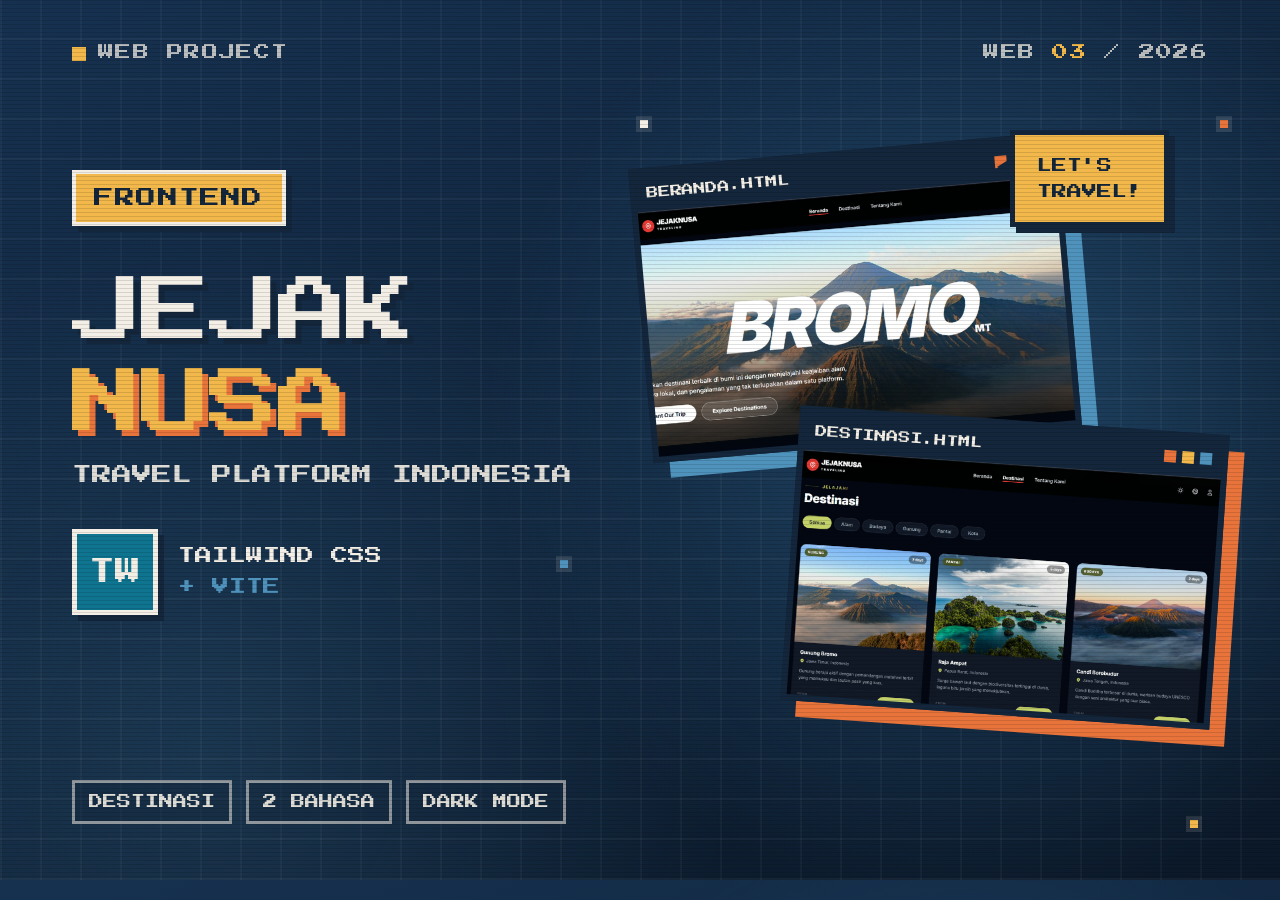
<file: thumbnails/jejaknusa/thumbnail.html>
<!doctype html>
<html>
<head>
<meta charset="utf-8">
<!-- Thumbnail project Berkasir (1280x880). Render: buka di browser lalu screenshot 1280x880,
     atau: msedge --headless --window-size=1280,880 --screenshot=thumb.png thumbnail.html -->
<link href="https://fonts.googleapis.com/css2?family=DotGothic16&family=Press+Start+2P&display=swap" rel="stylesheet">
<style>
  :root { --sun:#e8743b; --sea:#4f93bd; --gold:#f2b84b; --tide:#2c5f86; --ocean:#13263b; --sand:#f4efe6; --app:#2c5f86; }
  * { box-sizing: border-box; }
  html, body { margin: 0; width: 1280px; height: 880px; overflow: hidden; }
  body {
    position: relative;
    font-family: 'Press Start 2P', monospace;
    color: var(--sand);
    background:
      radial-gradient(circle at 76% 48%, rgba(44,95,134,.55), transparent 45%),
      radial-gradient(circle at 16% 86%, rgba(79,147,189,.18), transparent 40%),
      linear-gradient(160deg, #163150 0%, #10243b 55%, #0b1828 100%);
  }
  .grid {
    position: absolute; inset: 0;
    background:
      repeating-linear-gradient(0deg, rgba(255,255,255,.035) 0 2px, transparent 2px 40px),
      repeating-linear-gradient(90deg, rgba(255,255,255,.035) 0 2px, transparent 2px 40px);
  }
  .scan { position: absolute; inset: 0; z-index: 20; background: repeating-linear-gradient(0deg, transparent 0 3px, rgba(0,0,0,.12) 3px 4px); }
  .star { position: absolute; width: 8px; height: 8px; background: var(--sand); box-shadow: 0 0 0 4px rgba(244,239,230,.12); }
  .star.p { background: var(--sun); } .star.c { background: var(--sea); } .star.y { background: var(--gold); }

  .hud { position: absolute; top: 44px; left: 72px; right: 72px; display: flex; justify-content: space-between; font-size: 16px; letter-spacing: .08em; color: rgba(244,239,230,.75); z-index: 5; }
  .hud b { color: var(--sea); font-weight: 400; }
  .rec { display: inline-block; width: 14px; height: 14px; background: var(--sea); margin-right: 12px; vertical-align: -1px; }

  .copy { position: absolute; left: 72px; top: 170px; width: 600px; z-index: 5; }
  .badge { display: inline-block; padding: 14px 18px; font-size: 20px; color: var(--ocean); background: var(--sea); border: 4px solid var(--sand); box-shadow: 6px 6px 0 var(--ocean); letter-spacing: .06em; }
  h1 { margin: 40px 0 0; font-weight: 400; font-size: 70px; line-height: 1.32; letter-spacing: -.02em; text-shadow: 6px 6px 0 var(--ocean); }
  h1 .hl { color: var(--gold); text-shadow: 6px 6px 0 var(--sun); }
  .sub { margin: 14px 0 0; font-size: 20px; color: var(--sand); opacity: .9; }
  .made { display: flex; align-items: center; gap: 20px; margin-top: 44px; }
  .icon { width: 86px; height: 86px; display: grid; place-items: center; font-size: 26px; color: var(--sand); background: var(--app); border: 5px solid var(--sand); box-shadow: 6px 6px 0 var(--ocean); }
  .made p { margin: 0; font-size: 17px; line-height: 1.8; }
  .made p span { color: var(--sea); }

  /* jendela browser pixel */
  .win { position: absolute; background: var(--ocean); border: 6px solid var(--ocean); z-index: 3; }
  .win .bar { display: flex; justify-content: space-between; align-items: center; height: 38px; padding: 0 10px; font-size: 12px; color: var(--sand); }
  .win .bar i { display: inline-block; width: 12px; height: 12px; margin-left: 6px; background: var(--sun); }
  .win .bar i + i { background: var(--gold); } .win .bar i + i + i { background: var(--sea); }
  .win img { display: block; width: 100%; object-fit: cover; }
  .win-a { left: 640px; top: 150px; width: 430px; transform: rotate(-5deg); box-shadow: 16px 16px 0 var(--sea); }
  .win-a img { height: 245px; object-position: center 40%; }
  .win-b { left: 790px; top: 420px; width: 430px; transform: rotate(4deg); box-shadow: 16px 16px 0 var(--sun); z-index: 4; }
  .win-b img { height: 245px; object-position: center 70%; }

  .bubble { position: absolute; left: 1010px; top: 130px; z-index: 7; padding: 18px 22px; font-size: 15px; line-height: 1.7; color: var(--ocean); background: var(--gold); border: 5px solid var(--ocean); box-shadow: 6px 6px 0 var(--ocean); }
  .bubble::after { content: ''; position: absolute; right: -18px; top: 22px; border-style: solid; border-width: 10px 0 10px 16px; border-color: transparent transparent transparent var(--ocean); }

  .bubble::after { left: -18px; right: auto; border-width: 10px 16px 10px 0; border-color: transparent var(--ocean) transparent transparent; }
  .chips { position: absolute; left: 72px; bottom: 56px; display: flex; gap: 14px; z-index: 5; }
  .chips span { padding: 12px 14px; font-size: 14px; border: 3px solid rgba(244,239,230,.55); color: rgba(244,239,230,.9); background: rgba(19,38,59,.4); }
</style>
</head>
<body>
  <div class="grid"></div>
  <span class="star" style="left:640px;top:120px"></span>
  <span class="star p" style="left:1220px;top:120px"></span>
  <span class="star c" style="left:560px;top:560px"></span>
  <span class="star y" style="left:1190px;top:820px"></span>

  <div class="hud"><span><span class="rec" style="background:#f2b84b"></span>WEB PROJECT</span><span>WEB <b style="color:#f2b84b">03</b> / 2026</span></div>

  <div class="copy">
    <span class="badge" style="background:#f2b84b">FRONTEND</span>
    <h1>JEJAK<br><span class="hl">NUSA</span></h1>
    <p class="sub">TRAVEL PLATFORM INDONESIA</p>
    <div class="made">
      <div class="icon" style="background:#0e7490">TW</div>
      <p>TAILWIND CSS<br><span>+ VITE</span></p>
    </div>
  </div>

  <div class="win win-a"><div class="bar"><span>BERANDA.HTML</span><span><i></i><i></i><i></i></span></div><img src="../../assets/projects/jejaknusa/01-beranda.jpg"></div>
  <div class="win win-b"><div class="bar"><span>DESTINASI.HTML</span><span><i></i><i></i><i></i></span></div><img src="../../assets/projects/jejaknusa/06-daftar-destinasi.jpg"></div>
  <div class="bubble">LET'S<br>TRAVEL!</div>

  <div class="chips"><span>DESTINASI</span><span>2 BAHASA</span><span>DARK MODE</span></div>
  <div class="scan"></div>
</body>
</html>
</file>
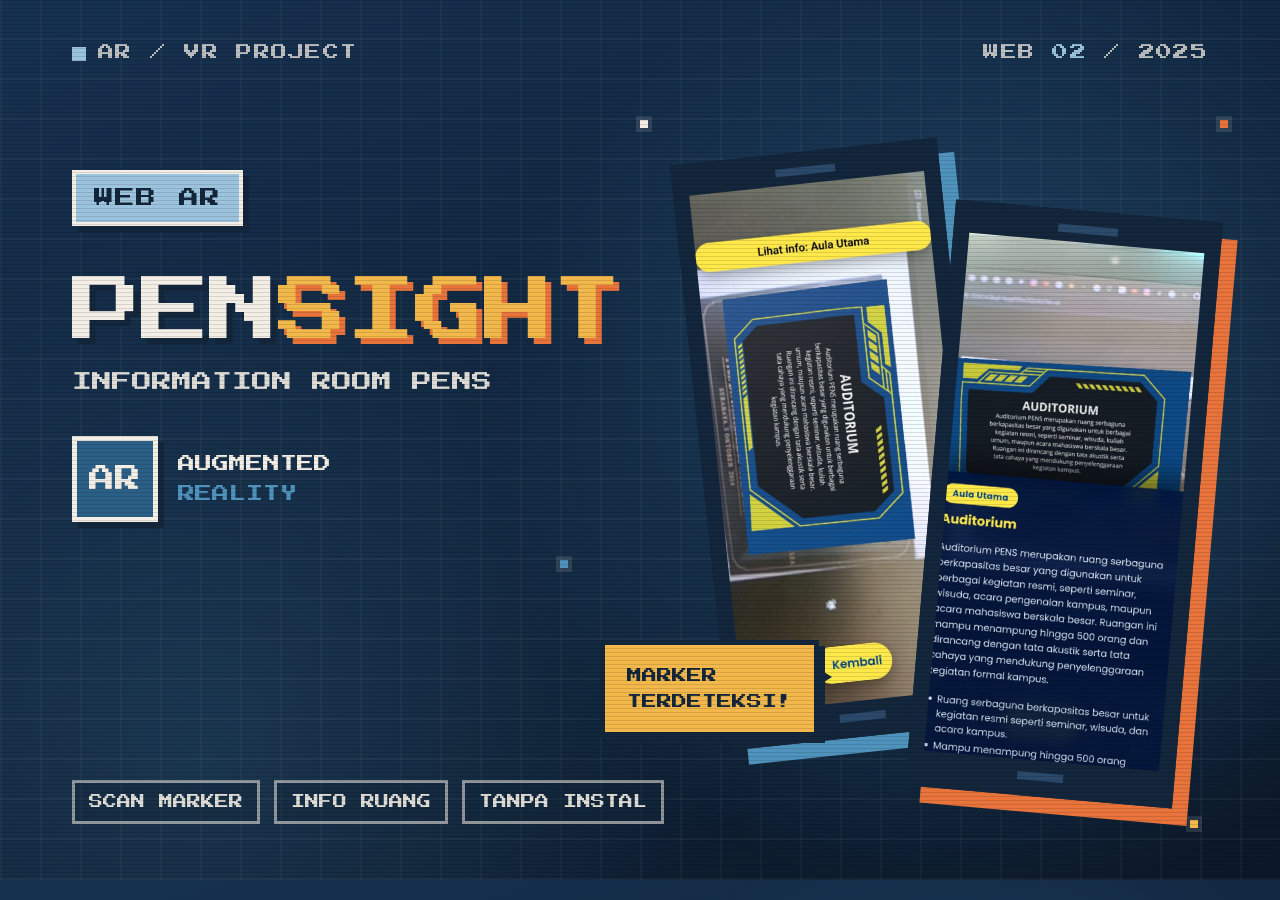
<file: thumbnails/pensight/thumbnail.html>
﻿<!doctype html>
<html>
<head>
<meta charset="utf-8">
<!-- Thumbnail project Berkasir (1280x880). Render: buka di browser lalu screenshot 1280x880,
     atau: msedge --headless --window-size=1280,880 --screenshot=thumb.png thumbnail.html -->
<link href="https://fonts.googleapis.com/css2?family=DotGothic16&family=Press+Start+2P&display=swap" rel="stylesheet">
<style>
  :root { --sun:#e8743b; --sea:#4f93bd; --gold:#f2b84b; --tide:#2c5f86; --ocean:#13263b; --sand:#f4efe6; --app:#2c5f86; }
  * { box-sizing: border-box; }
  html, body { margin: 0; width: 1280px; height: 880px; overflow: hidden; }
  body {
    position: relative;
    font-family: 'Press Start 2P', monospace;
    color: var(--sand);
    background:
      radial-gradient(circle at 76% 48%, rgba(44,95,134,.55), transparent 45%),
      radial-gradient(circle at 16% 86%, rgba(79,147,189,.18), transparent 40%),
      linear-gradient(160deg, #163150 0%, #10243b 55%, #0b1828 100%);
  }
  .grid {
    position: absolute; inset: 0;
    background:
      repeating-linear-gradient(0deg, rgba(255,255,255,.035) 0 2px, transparent 2px 40px),
      repeating-linear-gradient(90deg, rgba(255,255,255,.035) 0 2px, transparent 2px 40px);
  }
  .scan { position: absolute; inset: 0; z-index: 20; background: repeating-linear-gradient(0deg, transparent 0 3px, rgba(0,0,0,.12) 3px 4px); }
  .star { position: absolute; width: 8px; height: 8px; background: var(--sand); box-shadow: 0 0 0 4px rgba(244,239,230,.12); }
  .star.p { background: var(--sun); } .star.c { background: var(--sea); } .star.y { background: var(--gold); }

  .hud { position: absolute; top: 44px; left: 72px; right: 72px; display: flex; justify-content: space-between; font-size: 16px; letter-spacing: .08em; color: rgba(244,239,230,.75); z-index: 5; }
  .hud b { color: var(--sea); font-weight: 400; }
  .rec { display: inline-block; width: 14px; height: 14px; background: var(--sea); margin-right: 12px; vertical-align: -1px; }

  .copy { position: absolute; left: 72px; top: 170px; width: 600px; z-index: 5; }
  .badge { display: inline-block; padding: 14px 18px; font-size: 20px; color: var(--ocean); background: var(--sea); border: 4px solid var(--sand); box-shadow: 6px 6px 0 var(--ocean); letter-spacing: .06em; }
  h1 { margin: 40px 0 0; font-weight: 400; font-size: 70px; line-height: 1.32; letter-spacing: -.02em; text-shadow: 6px 6px 0 var(--ocean); }
  h1 .hl { color: var(--gold); text-shadow: 6px 6px 0 var(--sun); }
  .sub { margin: 14px 0 0; font-size: 20px; color: var(--sand); opacity: .9; }
  .made { display: flex; align-items: center; gap: 20px; margin-top: 44px; }
  .icon { width: 86px; height: 86px; display: grid; place-items: center; font-size: 26px; color: var(--sand); background: var(--app); border: 5px solid var(--sand); box-shadow: 6px 6px 0 var(--ocean); }
  .made p { margin: 0; font-size: 17px; line-height: 1.8; }
  .made p span { color: var(--sea); }

  /* mockup HP pixel */
  .phone { position: absolute; width: 268px; padding: 26px 10px 30px; background: var(--ocean); border: 6px solid var(--ocean); z-index: 3; }
  .phone::before { content: ''; position: absolute; top: 9px; left: 50%; width: 60px; height: 8px; background: #2b4a6b; transform: translateX(-50%); }
  .phone::after { content: ''; position: absolute; bottom: 10px; left: 50%; width: 46px; height: 8px; background: #2b4a6b; transform: translateX(-50%); }
  .phone img { display: block; width: 100%; height: 520px; object-fit: cover; object-position: top; }
  .ph-a { left: 700px; top: 150px; transform: rotate(-6deg); box-shadow: 16px 16px 0 var(--sea); }
  .ph-b { left: 930px; top: 210px; transform: rotate(5deg); box-shadow: 16px 16px 0 var(--sun); z-index: 4; }

  .bubble { position: absolute; left: 600px; top: 640px; z-index: 7; padding: 18px 22px; font-size: 15px; line-height: 1.7; color: var(--ocean); background: var(--gold); border: 5px solid var(--ocean); box-shadow: 6px 6px 0 var(--ocean); }
  .bubble::after { content: ''; position: absolute; right: -18px; top: 22px; border-style: solid; border-width: 10px 0 10px 16px; border-color: transparent transparent transparent var(--ocean); }

  .chips { position: absolute; left: 72px; bottom: 56px; display: flex; gap: 14px; z-index: 5; }
  .chips span { padding: 12px 14px; font-size: 14px; border: 3px solid rgba(244,239,230,.55); color: rgba(244,239,230,.9); background: rgba(19,38,59,.4); }
</style>
</head>
<body>
  <div class="grid"></div>
  <span class="star" style="left:640px;top:120px"></span>
  <span class="star p" style="left:1220px;top:120px"></span>
  <span class="star c" style="left:560px;top:560px"></span>
  <span class="star y" style="left:1190px;top:820px"></span>

  <div class="hud"><span><span class="rec" style="background:#9cc3dd"></span>AR / VR PROJECT</span><span>WEB <b style="color:#9cc3dd">02</b> / 2025</span></div>

  <div class="copy">
    <span class="badge" style="background:#9cc3dd">WEB AR</span>
    <h1>PEN<span class="hl">SIGHT</span></h1>
    <p class="sub">INFORMATION ROOM PENS</p>
    <div class="made">
      <div class="icon" style="background:var(--tide)">AR</div>
      <p>AUGMENTED<br><span>REALITY</span></p>
    </div>
  </div>

  <div class="phone ph-a"><img src="../../assets/projects/pensight/02-scan-marker.jpg"></div>
  <div class="phone ph-b"><img src="../../assets/projects/pensight/03-info-ruangan.jpg"></div>
  <div class="bubble">MARKER<br>TERDETEKSI!</div>

  <div class="chips"><span>SCAN MARKER</span><span>INFO RUANG</span><span>TANPA INSTAL</span></div>
  <div class="scan"></div>
</body>
</html>
</file>
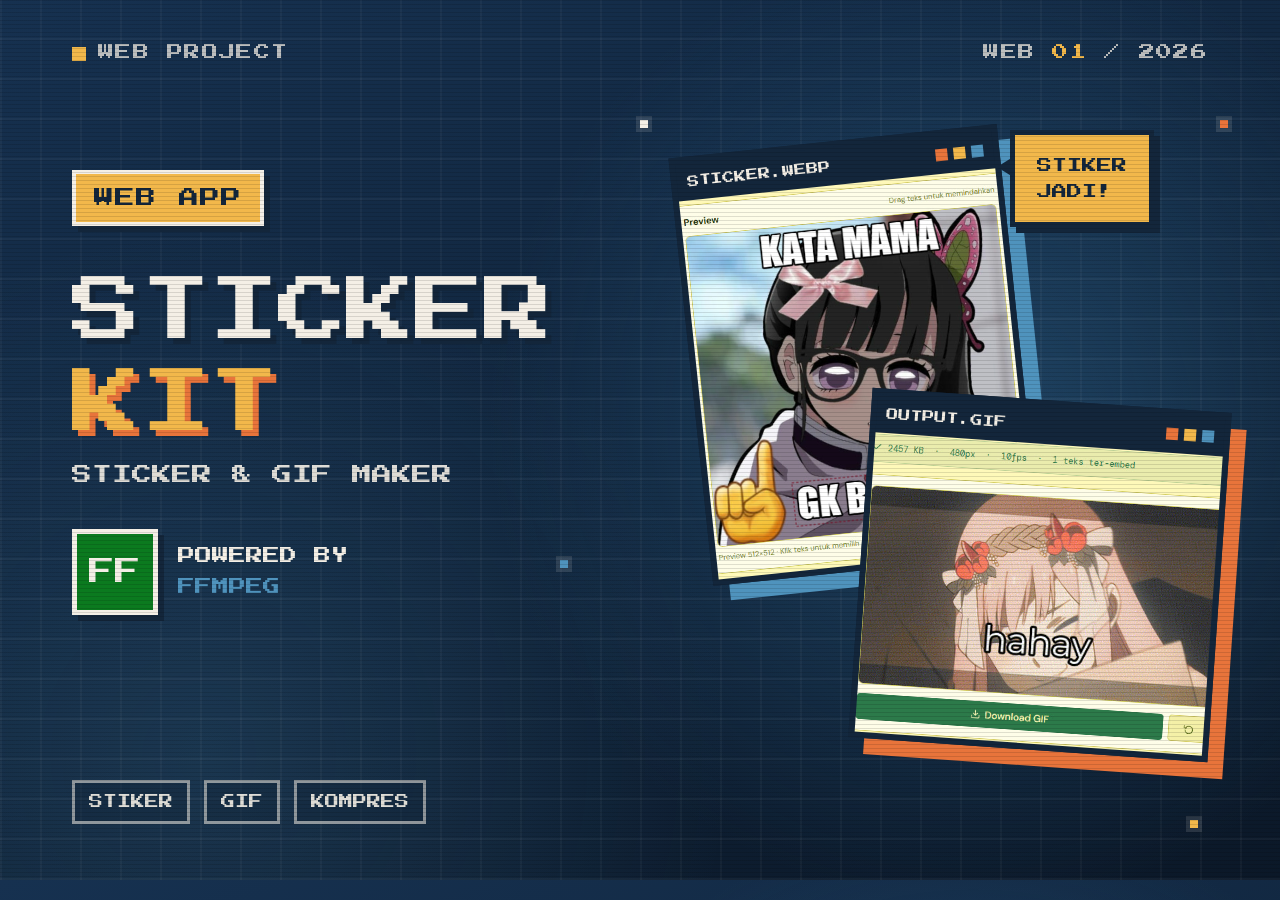
<file: thumbnails/stickerkit/thumbnail.html>
<!doctype html>
<html>
<head>
<meta charset="utf-8">
<!-- Thumbnail project Berkasir (1280x880). Render: buka di browser lalu screenshot 1280x880,
     atau: msedge --headless --window-size=1280,880 --screenshot=thumb.png thumbnail.html -->
<link href="https://fonts.googleapis.com/css2?family=DotGothic16&family=Press+Start+2P&display=swap" rel="stylesheet">
<style>
  :root { --sun:#e8743b; --sea:#4f93bd; --gold:#f2b84b; --tide:#2c5f86; --ocean:#13263b; --sand:#f4efe6; --app:#2c5f86; }
  * { box-sizing: border-box; }
  html, body { margin: 0; width: 1280px; height: 880px; overflow: hidden; }
  body {
    position: relative;
    font-family: 'Press Start 2P', monospace;
    color: var(--sand);
    background:
      radial-gradient(circle at 76% 48%, rgba(44,95,134,.55), transparent 45%),
      radial-gradient(circle at 16% 86%, rgba(79,147,189,.18), transparent 40%),
      linear-gradient(160deg, #163150 0%, #10243b 55%, #0b1828 100%);
  }
  .grid {
    position: absolute; inset: 0;
    background:
      repeating-linear-gradient(0deg, rgba(255,255,255,.035) 0 2px, transparent 2px 40px),
      repeating-linear-gradient(90deg, rgba(255,255,255,.035) 0 2px, transparent 2px 40px);
  }
  .scan { position: absolute; inset: 0; z-index: 20; background: repeating-linear-gradient(0deg, transparent 0 3px, rgba(0,0,0,.12) 3px 4px); }
  .star { position: absolute; width: 8px; height: 8px; background: var(--sand); box-shadow: 0 0 0 4px rgba(244,239,230,.12); }
  .star.p { background: var(--sun); } .star.c { background: var(--sea); } .star.y { background: var(--gold); }

  .hud { position: absolute; top: 44px; left: 72px; right: 72px; display: flex; justify-content: space-between; font-size: 16px; letter-spacing: .08em; color: rgba(244,239,230,.75); z-index: 5; }
  .hud b { color: var(--sea); font-weight: 400; }
  .rec { display: inline-block; width: 14px; height: 14px; background: var(--sea); margin-right: 12px; vertical-align: -1px; }

  .copy { position: absolute; left: 72px; top: 170px; width: 600px; z-index: 5; }
  .badge { display: inline-block; padding: 14px 18px; font-size: 20px; color: var(--ocean); background: var(--sea); border: 4px solid var(--sand); box-shadow: 6px 6px 0 var(--ocean); letter-spacing: .06em; }
  h1 { margin: 40px 0 0; font-weight: 400; font-size: 70px; line-height: 1.32; letter-spacing: -.02em; text-shadow: 6px 6px 0 var(--ocean); }
  h1 .hl { color: var(--gold); text-shadow: 6px 6px 0 var(--sun); }
  .sub { margin: 14px 0 0; font-size: 20px; color: var(--sand); opacity: .9; }
  .made { display: flex; align-items: center; gap: 20px; margin-top: 44px; }
  .icon { width: 86px; height: 86px; display: grid; place-items: center; font-size: 26px; color: var(--sand); background: var(--app); border: 5px solid var(--sand); box-shadow: 6px 6px 0 var(--ocean); }
  .made p { margin: 0; font-size: 17px; line-height: 1.8; }
  .made p span { color: var(--sea); }

  /* jendela browser pixel */
  .win { position: absolute; background: var(--ocean); border: 6px solid var(--ocean); z-index: 3; }
  .win .bar { display: flex; justify-content: space-between; align-items: center; height: 38px; padding: 0 10px; font-size: 12px; color: var(--sand); }
  .win .bar i { display: inline-block; width: 12px; height: 12px; margin-left: 6px; background: var(--sun); }
  .win .bar i + i { background: var(--gold); } .win .bar i + i + i { background: var(--sea); }
  .win img { display: block; width: 100%; object-fit: cover; }
  .win-a { left: 690px; top: 140px; width: 330px; transform: rotate(-6deg); box-shadow: 16px 16px 0 var(--sea); }
  .win-a img { height: 380px; object-position: center 62%; }
  .win-b { left: 860px; top: 400px; width: 360px; transform: rotate(4deg); box-shadow: 16px 16px 0 var(--sun); z-index: 4; }
  .win-b img { height: 300px; object-position: center 55%; }

  .bubble { position: absolute; left: 1010px; top: 130px; z-index: 7; padding: 18px 22px; font-size: 15px; line-height: 1.7; color: var(--ocean); background: var(--gold); border: 5px solid var(--ocean); box-shadow: 6px 6px 0 var(--ocean); }
  .bubble::after { content: ''; position: absolute; right: -18px; top: 22px; border-style: solid; border-width: 10px 0 10px 16px; border-color: transparent transparent transparent var(--ocean); }

  .bubble::after { left: -18px; right: auto; border-width: 10px 16px 10px 0; border-color: transparent var(--ocean) transparent transparent; }
  .chips { position: absolute; left: 72px; bottom: 56px; display: flex; gap: 14px; z-index: 5; }
  .chips span { padding: 12px 14px; font-size: 14px; border: 3px solid rgba(244,239,230,.55); color: rgba(244,239,230,.9); background: rgba(19,38,59,.4); }
</style>
</head>
<body>
  <div class="grid"></div>
  <span class="star" style="left:640px;top:120px"></span>
  <span class="star p" style="left:1220px;top:120px"></span>
  <span class="star c" style="left:560px;top:560px"></span>
  <span class="star y" style="left:1190px;top:820px"></span>

  <div class="hud"><span><span class="rec" style="background:var(--gold)"></span>WEB PROJECT</span><span>WEB <b style="color:var(--gold)">01</b> / 2026</span></div>

  <div class="copy">
    <span class="badge" style="background:var(--gold)">WEB APP</span>
    <h1>STICKER<br><span class="hl">KIT</span></h1>
    <p class="sub">STICKER &amp; GIF MAKER</p>
    <div class="made">
      <div class="icon" style="background:#0b7a1f">FF</div>
      <p>POWERED BY<br><span>FFMPEG</span></p>
    </div>
  </div>

  <div class="win win-a"><div class="bar"><span>STICKER.WEBP</span><span><i></i><i></i><i></i></span></div><img src="../../assets/projects/stickerkit/06-hasil-stiker.jpg"></div>
  <div class="win win-b"><div class="bar"><span>OUTPUT.GIF</span><span><i></i><i></i><i></i></span></div><img src="../../assets/projects/stickerkit/09-hasil-gif.jpg"></div>
  <div class="bubble">STIKER<br>JADI!</div>

  <div class="chips"><span>STIKER</span><span>GIF</span><span>KOMPRES</span></div>
  <div class="scan"></div>
</body>
</html>
</file>
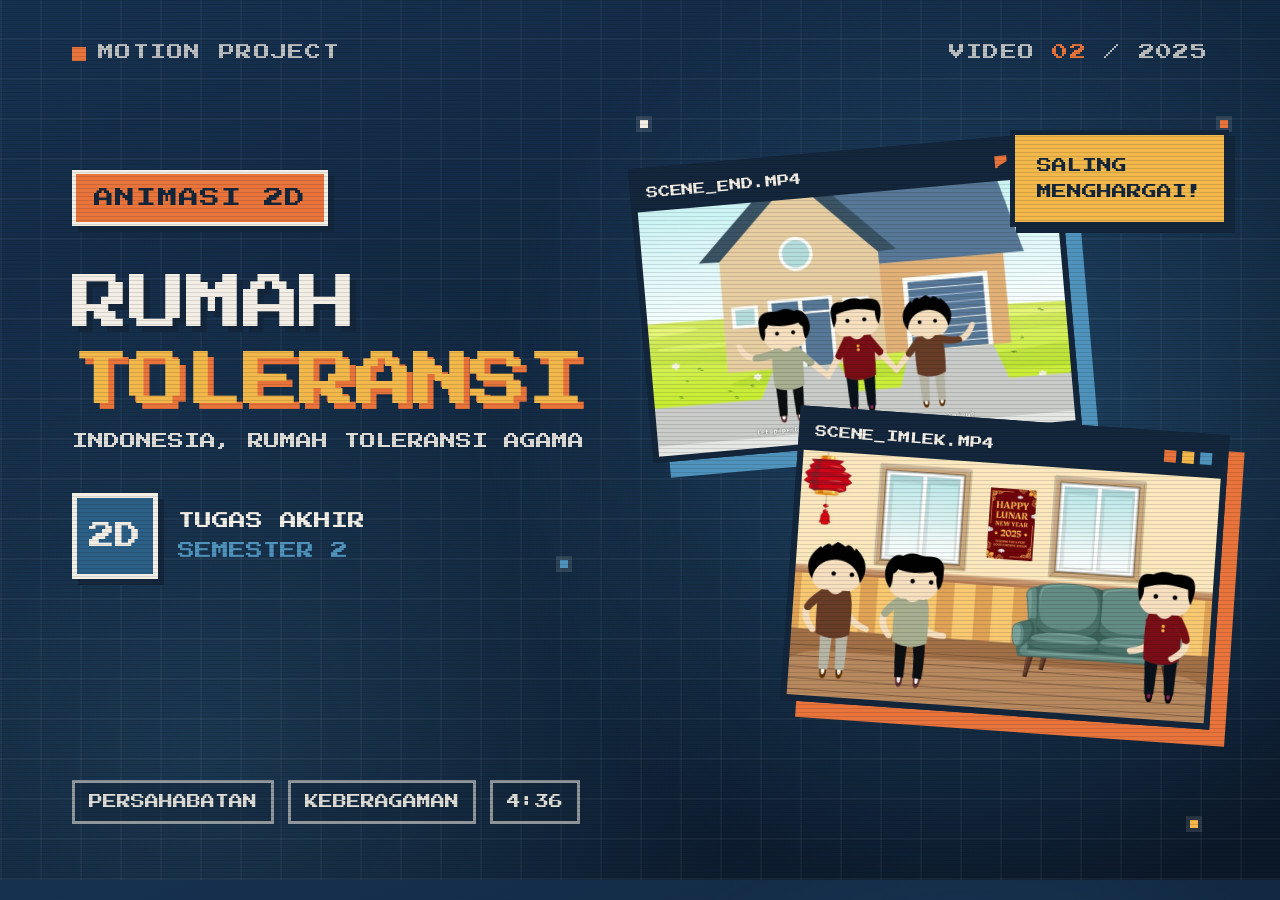
<file: thumbnails/toleransi/thumbnail.html>
<!doctype html>
<html>
<head>
<meta charset="utf-8">
<!-- Thumbnail project Berkasir (1280x880). Render: buka di browser lalu screenshot 1280x880,
     atau: msedge --headless --window-size=1280,880 --screenshot=thumb.png thumbnail.html -->
<link href="https://fonts.googleapis.com/css2?family=DotGothic16&family=Press+Start+2P&display=swap" rel="stylesheet">
<style>
  :root { --sun:#e8743b; --sea:#4f93bd; --gold:#f2b84b; --tide:#2c5f86; --ocean:#13263b; --sand:#f4efe6; --app:#2c5f86; }
  * { box-sizing: border-box; }
  html, body { margin: 0; width: 1280px; height: 880px; overflow: hidden; }
  body {
    position: relative;
    font-family: 'Press Start 2P', monospace;
    color: var(--sand);
    background:
      radial-gradient(circle at 76% 48%, rgba(44,95,134,.55), transparent 45%),
      radial-gradient(circle at 16% 86%, rgba(79,147,189,.18), transparent 40%),
      linear-gradient(160deg, #163150 0%, #10243b 55%, #0b1828 100%);
  }
  .grid {
    position: absolute; inset: 0;
    background:
      repeating-linear-gradient(0deg, rgba(255,255,255,.035) 0 2px, transparent 2px 40px),
      repeating-linear-gradient(90deg, rgba(255,255,255,.035) 0 2px, transparent 2px 40px);
  }
  .scan { position: absolute; inset: 0; z-index: 20; background: repeating-linear-gradient(0deg, transparent 0 3px, rgba(0,0,0,.12) 3px 4px); }
  .star { position: absolute; width: 8px; height: 8px; background: var(--sand); box-shadow: 0 0 0 4px rgba(244,239,230,.12); }
  .star.p { background: var(--sun); } .star.c { background: var(--sea); } .star.y { background: var(--gold); }

  .hud { position: absolute; top: 44px; left: 72px; right: 72px; display: flex; justify-content: space-between; font-size: 16px; letter-spacing: .08em; color: rgba(244,239,230,.75); z-index: 5; }
  .hud b { color: var(--sea); font-weight: 400; }
  .rec { display: inline-block; width: 14px; height: 14px; background: var(--sea); margin-right: 12px; vertical-align: -1px; }

  .copy { position: absolute; left: 72px; top: 170px; width: 600px; z-index: 5; }
  .badge { display: inline-block; padding: 14px 18px; font-size: 20px; color: var(--ocean); background: var(--sea); border: 4px solid var(--sand); box-shadow: 6px 6px 0 var(--ocean); letter-spacing: .06em; }
  h1 { margin: 40px 0 0; font-weight: 400; font-size: 70px; line-height: 1.32; letter-spacing: -.02em; text-shadow: 6px 6px 0 var(--ocean); }
  h1 .hl { color: var(--gold); text-shadow: 6px 6px 0 var(--sun); }
  .sub { margin: 14px 0 0; font-size: 20px; color: var(--sand); opacity: .9; }
  .made { display: flex; align-items: center; gap: 20px; margin-top: 44px; }
  .icon { width: 86px; height: 86px; display: grid; place-items: center; font-size: 26px; color: var(--sand); background: var(--app); border: 5px solid var(--sand); box-shadow: 6px 6px 0 var(--ocean); }
  .made p { margin: 0; font-size: 17px; line-height: 1.8; }
  .made p span { color: var(--sea); }

  /* jendela browser pixel */
  .win { position: absolute; background: var(--ocean); border: 6px solid var(--ocean); z-index: 3; }
  .win .bar { display: flex; justify-content: space-between; align-items: center; height: 38px; padding: 0 10px; font-size: 12px; color: var(--sand); }
  .win .bar i { display: inline-block; width: 12px; height: 12px; margin-left: 6px; background: var(--sun); }
  .win .bar i + i { background: var(--gold); } .win .bar i + i + i { background: var(--sea); }
  .win img { display: block; width: 100%; object-fit: cover; }
  .win-a { left: 640px; top: 150px; width: 430px; transform: rotate(-5deg); box-shadow: 16px 16px 0 var(--sea); }
  .win-a img { height: 245px; object-position: center 70%; }
  .win-b { left: 790px; top: 420px; width: 430px; transform: rotate(4deg); box-shadow: 16px 16px 0 var(--sun); z-index: 4; }
  .win-b img { height: 245px; object-position: center 60%; }

  .bubble { position: absolute; left: 1010px; top: 130px; z-index: 7; padding: 18px 22px; font-size: 15px; line-height: 1.7; color: var(--ocean); background: var(--gold); border: 5px solid var(--ocean); box-shadow: 6px 6px 0 var(--ocean); }
  .bubble::after { content: ''; position: absolute; right: -18px; top: 22px; border-style: solid; border-width: 10px 0 10px 16px; border-color: transparent transparent transparent var(--ocean); }

  .bubble::after { left: -18px; right: auto; border-width: 10px 16px 10px 0; border-color: transparent var(--ocean) transparent transparent; }
  .chips { position: absolute; left: 72px; bottom: 56px; display: flex; gap: 14px; z-index: 5; }
  .chips span { padding: 12px 14px; font-size: 14px; border: 3px solid rgba(244,239,230,.55); color: rgba(244,239,230,.9); background: rgba(19,38,59,.4); }
</style>
</head>
<body>
  <div class="grid"></div>
  <span class="star" style="left:640px;top:120px"></span>
  <span class="star p" style="left:1220px;top:120px"></span>
  <span class="star c" style="left:560px;top:560px"></span>
  <span class="star y" style="left:1190px;top:820px"></span>

  <div class="hud"><span><span class="rec" style="background:var(--sun)"></span>MOTION PROJECT</span><span>VIDEO <b style="color:var(--sun)">02</b> / 2025</span></div>

  <div class="copy">
    <span class="badge" style="background:var(--sun)">ANIMASI 2D</span>
    <h1 style="font-size:58px">RUMAH<br><span class="hl">TOLERANSI</span></h1>
    <p class="sub" style="font-size:16px">INDONESIA, RUMAH TOLERANSI AGAMA</p>
    <div class="made">
      <div class="icon" style="background:var(--tide)">2D</div>
      <p>TUGAS AKHIR<br><span>SEMESTER 2</span></p>
    </div>
  </div>

  <div class="win win-a"><div class="bar"><span>SCENE_END.MP4</span><span><i></i><i></i><i></i></span></div><img src="frame-bergandengan.jpg"></div>
  <div class="win win-b"><div class="bar"><span>SCENE_IMLEK.MP4</span><span><i></i><i></i><i></i></span></div><img src="frame-imlek.jpg"></div>
  <div class="bubble">SALING<br>MENGHARGAI!</div>

  <div class="chips"><span>PERSAHABATAN</span><span>KEBERAGAMAN</span><span>4:36</span></div>
  <div class="scan"></div>
</body>
</html>
</file>
<file: style.css>
/* ==========================================================================
   RZAINURTANTO, Pixel Portfolio
   1. Tokens   2. Base   3. Header   4. Buttons   5. Hero   6. Hero art
   7. Sections 8. About  9. Services 10. Work    11. Contact 12. Footer
   13. Motion  14. Responsive
   ========================================================================== */

/* 1. Tokens ---------------------------------------------------------------- */
:root {
  --sun: #e8743b;
  --sea: #4f93bd;
  --gold: #f2b84b;
  --tide: #2c5f86;
  --ocean: #13263b;
  --sand: #f4efe6;

  --bg: #f4efe6;
  --bg-alt: #ebe3d6;
  --surface: #fbf8f2;
  --text: #13263b;
  --muted: #5a6672;
  --border: #13263b;
  --line: #d9d2c3;
  --panel: #13263b;
  --panel-text: #f4efe6;
  --panel-muted: #a9b6c2;
  --panel-line: #2b4560;
  --btn-bg: #13263b;
  --btn-text: #f4efe6;
  --header-bg: rgba(244, 239, 230,  .88);
  --scanline: rgba(19, 38, 59,  .05);

  --paper-shadow: 0 8px 18px rgba(19, 38, 59, .12), 0 1px 2px rgba(19, 38, 59, .10);
  --horizon: linear-gradient(90deg, transparent, var(--sun) 12%, var(--gold) 38%, var(--sea) 66%, var(--tide) 88%, transparent);

  --font-pixel: 'Press Start 2P', 'DotGothic16', ui-monospace, monospace;
  --font-body: 'DotGothic16', system-ui, sans-serif;
  --gutter: clamp(20px, 6vw, 96px);
  --shell: 1280px;
  --header-h: 72px;
  color-scheme: light;
}

:root[data-theme="dark"] {
  --tide: #7fb3d5;
  --paper-shadow: 0 10px 22px rgba(0, 0, 0, .45), 0 1px 2px rgba(0, 0, 0, .35);
  --bg: #0e1b2a;
  --bg-alt: #132438;
  --surface: #172b42;
  --text: #f4efe6;
  --muted: #9fb0c0;
  --border: #3b5f80;
  --line: #1f3650;
  --panel: #0a1420;
  --panel-line: #1f3650;
  --btn-bg: #f4efe6;
  --btn-text: #13263b;
  --header-bg: rgba(14, 27, 42,  .86);
  --scanline: rgba(0, 0, 0, .22);
  color-scheme: dark;
}

/* 2. Base ------------------------------------------------------------------ */
*, *::before, *::after { box-sizing: border-box; }

html {
  scroll-behavior: smooth;
  scroll-padding-top: calc(var(--header-h) + 12px);
  -webkit-text-size-adjust: 100%;
}

body {
  margin: 0;
  background: var(--bg);
  color: var(--text);
  font-family: var(--font-body);
  font-size: 17px;
  line-height: 1.65;
  overflow-x: hidden;
  transition: background-color .3s steps(3), color .3s steps(3);
}

[hidden] { display: none !important; }
img { display: block; max-width: 100%; height: auto; }
a { color: inherit; }
button { font: inherit; color: inherit; }
h1, h2, h3 { font-weight: 400; }
::selection { background: var(--sun); color: var(--sand); }

:focus-visible { outline: 3px dashed var(--sun); outline-offset: 4px; }

::-webkit-scrollbar { width: 12px; height: 12px; }
::-webkit-scrollbar-track { background: var(--bg); }
::-webkit-scrollbar-thumb { background: var(--sun); border: 3px solid var(--bg); }

.sr-only {
  position: absolute; width: 1px; height: 1px; padding: 0; margin: -1px;
  overflow: hidden; clip: rect(0 0 0 0); white-space: nowrap; border: 0;
}

.skip-link {
  position: fixed; top: -80px; left: 16px; z-index: 100;
  padding: 12px 16px;
  background: var(--sun); color: var(--sand);
  font-family: var(--font-body); font-size: 15px; text-decoration: none;
  border: 3px solid var(--ocean);
}
.skip-link:focus { top: 16px; }

.scanlines {
  position: fixed; inset: 0; z-index: 60; pointer-events: none;
  background: repeating-linear-gradient(0deg, transparent 0 3px, var(--scanline) 3px 4px);
}

.shell {
  max-width: var(--shell);
  margin-inline: auto;
  padding-inline: var(--gutter);
}

/* Press Start 2P tidak punya glyph panah/simbol, jadi pakai font body agar tetap tajam */
.pixel-button [aria-hidden="true"], .project-link span, .back-to-top span, .panel-title span,
.hud b, .rec b, .card-corner { font-family: var(--font-body); }

.sun-text { color: var(--sun); }
.sea-text { color: var(--sea); }

/* 3. Header ---------------------------------------------------------------- */
.topbar {
  position: sticky; top: 0; z-index: 50;
  background: var(--header-bg);
  backdrop-filter: blur(10px);
  -webkit-backdrop-filter: blur(10px);
  border-bottom: 2px solid var(--border);
  transition: box-shadow .2s steps(2);
}
.topbar.is-scrolled { box-shadow: 0 4px 0 rgba(19, 38, 59,  .08); }

.topbar-inner {
  display: flex; align-items: center; gap: 24px;
  height: var(--header-h);
  max-width: 1440px; margin: auto;
  padding-inline: var(--gutter);
}

.brand {
  display: inline-flex; align-items: center; gap: 10px;
  font-family: var(--font-pixel); font-size: 12px; letter-spacing: .04em;
  color: var(--text); text-decoration: none;
}
.brand-mark { color: var(--sun); font-size: 18px; transition: transform .4s steps(4); }
.brand:hover .brand-mark { transform: rotate(90deg); }

.nav { margin-left: auto; }
.nav-links { display: flex; gap: clamp(16px, 2.4vw, 32px); margin: 0; padding: 0; list-style: none; }
.nav-links a {
  position: relative; display: block;
  padding: 28px 0;
  font-family: var(--font-body); font-size: 15px; line-height: 20px; letter-spacing: .04em;
  color: var(--muted); text-decoration: none;
  transition: color .2s steps(2);
}
.nav-links a::after {
  content: ''; position: absolute; left: 0; right: 0; bottom: 0;
  height: 4px; background: var(--sun);
  transform: scaleX(0); transform-origin: left;
  transition: transform .25s steps(4);
}
.nav-links a:hover, .nav-links a.active { color: var(--text); }
.nav-links a:hover::after, .nav-links a.active::after { transform: scaleX(1); }

.topbar-actions { display: flex; gap: 10px; }

.icon-button {
  display: grid; place-items: center;
  width: 40px; height: 40px; padding: 0;
  background: var(--surface); color: var(--text);
  border: 2px solid var(--border);
  box-shadow: none;
  font-size: 18px; line-height: 1;
  cursor: pointer;
  transition: transform .12s steps(2), box-shadow .12s steps(2);
}
.icon-button:hover { transform: translate(2px, 2px); box-shadow: none; }
.icon-button:active { transform: translate(3px, 3px); box-shadow: none; }

.menu-toggle { display: none; }

/* Tombol musik: ikon equalizer pixel, bergerak saat musik menyala */
.music-icon { display: flex; align-items: flex-end; gap: 3px; height: 16px; }
.music-icon i { display: block; width: 4px; height: 6px; background: var(--muted); }
.music-icon i:nth-child(2) { height: 12px; }
.music-icon i:nth-child(3) { height: 9px; }
.music-toggle.is-playing .music-icon i { background: var(--sun); animation: eq-bar .5s steps(3) infinite alternate; }
.music-toggle.is-playing .music-icon i:nth-child(2) { animation-delay: -.2s; }
.music-toggle.is-playing .music-icon i:nth-child(3) { animation-delay: -.35s; }
@keyframes eq-bar { from { height: 4px; } to { height: 16px; } }

/* Panel pemutar musik */
.music-wrap { position: relative; }
.music-panel {
  position: absolute; top: calc(100% + 18px); right: 0; z-index: 55;
  width: 300px;
  padding: 14px;
  color: var(--text); background: var(--surface);
  border: 3px solid var(--border);
  box-shadow: 6px 6px 0 var(--sun);
  animation: panel-in .2s steps(3);
}
.music-panel-top {
  display: flex; justify-content: space-between; align-items: center;
  margin-bottom: 14px; padding-bottom: 10px;
  font-family: var(--font-body); font-size: 13px; letter-spacing: .06em; color: var(--muted);
  border-bottom: 2px dashed var(--line);
}
.music-panel-top > span { display: inline-flex; align-items: center; gap: 8px; }
.music-dot { width: 8px; height: 8px; background: var(--muted); }
.music-panel.is-playing .music-dot { background: var(--sun); animation: blink 1s steps(2) infinite; }
.music-close {
  width: 24px; height: 24px; padding: 0;
  font-family: var(--font-body); font-size: 14px;
  color: var(--text); background: none; border: 2px solid var(--border);
  cursor: pointer;
}
.music-close:hover { color: var(--sand); background: var(--sun); }

.music-track { display: flex; align-items: center; gap: 12px; }
.music-meta { min-width: 0; }
.music-title { margin: 0 0 4px; font-family: var(--font-body); font-size: 16px; line-height: 1.5; overflow-wrap: anywhere; }
.music-artist { margin: 0; font-size: 15px; line-height: 1.3; color: var(--muted); }

/* Piringan vinyl pixel */
.music-disc {
  flex: none; width: 44px; height: 44px;
  background:
    radial-gradient(circle, var(--sand) 0 7%, var(--sun) 8% 26%, var(--ocean) 27% 40%, #2b4a6b 41% 44%, var(--ocean) 45% 58%, #2b4a6b 59% 62%, var(--ocean) 63%);
  clip-path: polygon(30% 0, 70% 0, 70% 5%, 85% 5%, 85% 15%, 95% 15%, 95% 30%, 100% 30%, 100% 70%, 95% 70%, 95% 85%, 85% 85%, 85% 95%, 70% 95%, 70% 100%, 30% 100%, 30% 95%, 15% 95%, 15% 85%, 5% 85%, 5% 70%, 0 70%, 0 30%, 5% 30%, 5% 15%, 15% 15%, 15% 5%, 30% 5%);
}
.music-disc::after { content: ''; display: block; width: 6px; height: 12px; margin: 6px 0 0 50%; background: var(--sand); opacity: .5; }
.music-panel.is-playing .music-disc, .now-playing .music-disc { animation: spin 1.6s steps(8) infinite; }

.music-controls { display: flex; align-items: center; gap: 12px; margin-top: 14px; }
.music-play {
  flex: none; display: grid; place-items: center;
  width: 40px; height: 40px; padding: 0;
  background: var(--gold);
  border: 3px solid var(--ocean);
  box-shadow: none;
  cursor: pointer;
  transition: transform .12s steps(2), box-shadow .12s steps(2);
}
.music-play:hover { transform: translate(1px, 1px); box-shadow: none; }
.music-play i { display: block; width: 12px; height: 14px; margin-left: 3px; background: var(--ocean);
  clip-path: polygon(0 0, 34% 0, 34% 15%, 67% 15%, 67% 35%, 100% 35%, 100% 65%, 67% 65%, 67% 85%, 34% 85%, 34% 100%, 0 100%); }
.music-play.is-playing i { margin-left: 0; clip-path: polygon(0 0, 35% 0, 35% 100%, 0 100%, 0 0, 65% 0, 100% 0, 100% 100%, 65% 100%, 65% 0); }

.music-volume { flex: 1; display: flex; align-items: center; gap: 8px; font-family: var(--font-body); font-size: 13px; color: var(--muted); }
.music-volume output { width: 34px; text-align: right; color: var(--text); }
.music-volume input {
  --fill: 5%;
  flex: 1; min-width: 0; height: 12px; margin: 0;
  -webkit-appearance: none; appearance: none;
  background: linear-gradient(var(--sun) 0 0) 0 / var(--fill) 100% no-repeat, var(--line);
  border: 2px solid var(--border);
  cursor: pointer;
}
.music-volume input::-webkit-slider-thumb { -webkit-appearance: none; width: 12px; height: 20px; background: var(--ocean); border: 2px solid var(--sand); }
.music-volume input::-moz-range-thumb { width: 10px; height: 18px; background: var(--ocean); border: 2px solid var(--sand); border-radius: 0; }

/* Notifikasi "now playing" */
.now-playing {
  position: fixed; left: 20px; bottom: 20px; z-index: 70;
  display: flex; align-items: center; gap: 12px;
  max-width: calc(100% - 40px);
  padding: 12px 16px 12px 12px;
  color: var(--sand); background: var(--ocean);
  border: 3px solid var(--sea);
  box-shadow: 5px 5px 0 var(--sun);
  transform: translateX(calc(-100% - 40px));
  visibility: hidden;
  transition: transform .35s steps(5), visibility 0s .35s;
  pointer-events: none;
}
.now-playing.show { transform: none; visibility: visible; transition: transform .35s steps(5); }
.now-playing small { display: block; margin-bottom: 4px; font-family: var(--font-body); font-size: 12px; letter-spacing: .08em; color: var(--sea); }
.now-playing strong { display: block; font-family: var(--font-body); font-size: 16px; font-weight: 400; line-height: 1.5; }
.now-playing .np-artist { display: block; font-size: 14px; color: var(--panel-muted); }
@keyframes panel-in { from { opacity: 0; transform: translateY(-6px); } }
.burger, .burger::before, .burger::after {
  display: block; width: 18px; height: 3px;
  background: var(--text);
  transition: transform .2s steps(3), background-color .1s;
}
.burger { position: relative; }
.burger::before, .burger::after { content: ''; position: absolute; left: 0; }
.burger::before { top: -6px; }
.burger::after { top: 6px; }
.menu-toggle[aria-expanded="true"] .burger { background: transparent; }
.menu-toggle[aria-expanded="true"] .burger::before { transform: translateY(6px) rotate(45deg); }
.menu-toggle[aria-expanded="true"] .burger::after { transform: translateY(-6px) rotate(-45deg); }

/* Scroll progress, digambar seperti bar EXP */
.exp-bar { position: absolute; left: 0; right: 0; bottom: -2px; height: 4px; pointer-events: none; }
.exp-bar i {
  display: block; height: 100%;
  width: calc(var(--progress, 0) * 100%);
  background: repeating-linear-gradient(90deg, var(--sea) 0 10px, transparent 10px 12px);
}

/* 4. Buttons --------------------------------------------------------------- */
.pixel-button {
  display: inline-flex; align-items: center; gap: 16px;
  padding: 17px 20px;
  font-family: var(--font-body); font-size: 15px; line-height: 1; letter-spacing: .04em;
  color: var(--btn-text); background: var(--btn-bg);
  text-decoration: none; white-space: nowrap;
  border: 3px solid var(--border);
  box-shadow: 5px 5px 0 var(--sun);
  cursor: pointer;
  transition: transform .12s steps(2), box-shadow .12s steps(2);
}
.pixel-button [aria-hidden="true"] { display: inline-block; transition: transform .2s steps(2); }
.pixel-button:hover { transform: translate(3px, 3px); box-shadow: 2px 2px 0 var(--sun); }
.pixel-button:hover [aria-hidden="true"] { transform: translateX(4px); }
.pixel-button:active { transform: translate(5px, 5px); box-shadow: none; }

.pixel-button.ghost { color: var(--text); background: var(--surface); box-shadow: none; }
.pixel-button.ghost:hover { box-shadow: none; border-color: var(--sun); color: var(--sun); }

/* 5. Hero ------------------------------------------------------------------ */
.hero {
  display: grid;
  grid-template-columns: minmax(0, .95fr) minmax(0, 1.05fr);
  align-items: center;
  gap: clamp(32px, 5vw, 72px);
  min-height: calc(100vh - var(--header-h));
  min-height: calc(100svh - var(--header-h));
  padding-block: clamp(48px, 7vw, 88px);
}

.eyebrow {
  display: inline-flex; align-items: center; gap: 10px;
  margin: 0 0 26px; padding: 8px 12px;
  font-family: var(--font-body); font-size: 13px; line-height: 1.4; letter-spacing: .06em;
  color: var(--tide);
  background: var(--surface);
  border: 2px solid var(--border);
}
.blink-dot { flex: none; width: 8px; height: 8px; background: var(--sun); animation: blink 1s steps(2) infinite; }

.hero h1 {
  margin: 0 0 28px;
  font-family: var(--font-pixel);
  font-size: clamp(30px, 4.6vw, 60px);
  line-height: 1.22;
  letter-spacing: -.03em;
}
.hero h1 .line { display: block; }
.hero h1 .sun-text, .hero h1 .sea-text { text-shadow: 3px 3px 0 var(--border); }
.cursor { color: var(--sun); text-shadow: none; animation: blink .8s steps(2) infinite; }

.hero-intro { max-width: 46ch; margin: 0 0 24px; color: var(--muted); font-size: 18px; }
.hero-intro strong { color: var(--text); font-weight: 400; }

.hero-actions { display: flex; flex-wrap: wrap; align-items: center; gap: 18px 22px; }
.hero-music {
  display: inline-flex; align-items: baseline; gap: 10px;
  margin-top: 30px; padding: 0;
  font-family: var(--font-body); font-size: 15px; color: var(--muted);
  background: none; border: 0; cursor: pointer;
}
.hero-music .play-icon { color: var(--sun); }
.hero-music small { font-size: 13px; color: var(--muted); opacity: .75; }
.hero-music:hover, .hero-music.is-playing { color: var(--text); }
.hero-music:hover > span:not(.play-icon) { text-decoration: underline; text-decoration-color: var(--sun); text-underline-offset: 4px; }

/* 6. Hero art -------------------------------------------------------------- */
.hero-art {
  /* Palet langit default = malam. Diganti lewat data-time (dawn/day/dusk/night) oleh JS sesuai jam. */
  --sky-1: #0f2238; --sky-2: #163150; --sky-3: #21456b;
  --orb: var(--gold); --crater: #efbb52; --orb-glow: rgba(242, 184, 75,  .35); --orb-top: 12%;
  --cloud: #3e6a92; --cloud-op: .75;
  --city-back: #2a4f74; --city-back-op: .55;
  --city-a: #13263b; --city-b: #1d3a58;
  --windows: .8;
  --hud-text: var(--sand);
  position: relative; isolation: isolate; overflow: hidden;
  min-height: 540px;
  background: linear-gradient(180deg, var(--sky-1) 0%, var(--sky-2) 45%, var(--sky-3) 100%);
  border: 3px solid var(--border);
  box-shadow: 12px 12px 0 var(--sea);
}
.hero-art[data-time="dawn"] {
  --sky-1: #2e4d74; --sky-2: #c98a7a; --sky-3: #ffc49a;
  --orb: #ffb36b; --crater: #ffb36b; --orb-glow: rgba(255, 160, 110, .5); --orb-top: 44%; --orb-right: 66%;
  --cloud: #f2b9a0; --cloud-op: .8;
  --city-back: #4a6a8f; --city-a: #152a42; --city-b: #27476a;
  --windows: .35;
}
.hero-art[data-time="day"] {
  --sky-1: #4fa8e8; --sky-2: #7cc4f2; --sky-3: #c5e9f7;
  --orb: #ffe066; --crater: #ffe066; --orb-glow: rgba(255, 240, 160, .7); --orb-top: 9%;
  --cloud: #ffffff; --cloud-op: .95;
  --city-back: #5b7fc0; --city-back-op: .5;
  --city-a: #1f3a5c; --city-b: #2f5a85;
  --windows: 0;
  --hud-text: var(--ocean);
}
.hero-art[data-time="dusk"] {
  --sky-1: #1f3b5e; --sky-2: #d0674a; --sky-3: #ff9f5a;
  --orb: #ff8f4d; --crater: #ff8f4d; --orb-glow: rgba(255, 130, 80, .55); --orb-top: 44%; --orb-right: 3%;
  --cloud: #e08a6a; --cloud-op: .8;
  --city-back: #3d5f86; --city-a: #12263c; --city-b: #23446a;
  --windows: .7;
}
.hero-art[data-time="day"] .stars { display: none; }
.hero-art[data-time="dawn"] .stars, .hero-art[data-time="dawn"] .stars::before,
.hero-art[data-time="dusk"] .stars, .hero-art[data-time="dusk"] .stars::before { animation-name: twinkle-faint; }
/* Panggung ilustrasi + teman kecil yang berkeliaran di dalam pemandangan */
.hero-stage { position: relative; }

.buddy { position: absolute; z-index: 3; pointer-events: none; }
/* Bayangan kecil di bawah kaki */
.buddy::after { content: ''; display: block; width: 30px; height: 4px; margin: 1px auto 0; background: rgba(8, 18, 30,  .35); }
.buddy svg {
  display: block; width: 44px; height: 55px;
  filter: drop-shadow(2px 0 0 var(--ocean)) drop-shadow(-2px 0 0 var(--ocean)) drop-shadow(0 2px 0 var(--ocean)) drop-shadow(0 -2px 0 var(--ocean));
}
.buddy .leg-a { animation: step-a .45s linear infinite; }
.buddy .leg-b { animation: step-b .45s linear infinite; }

/* Zero Two mondar-mandir di atas atap gedung */
/* z-index 0: di depan gedung, tapi lewat di belakang karakter utama (z-index 1) */
.buddy-zerotwo { z-index: 0; bottom: 24%; left: 4%; animation: patrol-top 18s linear infinite; }

/* Kanao memanjat sisi kiri bagian dalam bingkai */
.buddy-kanao { left: 4px; top: 62%; animation: climb-left 12s linear infinite; }
.buddy-kanao::after { display: none; }
.ladder {
  position: absolute; z-index: 1; left: 8px; top: 30%; bottom: 25%;
  width: 36px;
  background:
    linear-gradient(90deg, #6b4428 0 5px, transparent 5px calc(100% - 5px), #6b4428 calc(100% - 5px)),
    repeating-linear-gradient(180deg, transparent 0 13px, #9a6a44 13px 18px);
  filter: drop-shadow(2px 0 0 rgba(8, 18, 30,  .55));
}

/* Mata & efek "Zzz" (default: bangun) */
.buddy .eye-closed { display: none; }
.zzz { position: absolute; top: -8px; right: -10px; display: none; font-family: var(--font-pixel); color: var(--sand); pointer-events: none; }
.zzz i {
  position: absolute; left: 0; top: 0;
  font-style: normal; font-size: 9px;
  text-shadow: 1px 1px 0 var(--ocean), -1px -1px 0 var(--ocean), 1px -1px 0 var(--ocean), -1px 1px 0 var(--ocean);
  opacity: 0;
  animation: zzz-float 3s steps(8) infinite;
}
.zzz i:nth-child(2) { animation-delay: 1s; font-size: 11px; }
.zzz i:nth-child(3) { animation-delay: 2s; font-size: 13px; }

/* Malam hari: mereka tidur */
:root[data-sky="night"] .buddy { animation: none; }
:root[data-sky="night"] .buddy .eye-open { display: none; }
:root[data-sky="night"] .buddy .eye-closed { display: inline; }
:root[data-sky="night"] .buddy .leg-a { animation: none; opacity: 1; }
:root[data-sky="night"] .buddy .leg-b { animation: none; opacity: 0; }
:root[data-sky="night"] .zzz { display: block; }
/* Zero Two rebahan di atap, kepala di kiri */
:root[data-sky="night"] .buddy-zerotwo { left: calc(96% - 58px); bottom: 23%; }
:root[data-sky="night"] .buddy-zerotwo svg { animation: breathe-lying 2.6s steps(2) infinite; }
:root[data-sky="night"] .buddy-zerotwo::after { width: 52px; margin-top: -10px; margin-left: -4px; }
:root[data-sky="night"] .buddy-zerotwo .zzz { right: auto; left: -6px; top: 4px; }
/* Kanao tertidur sambil memeluk tangga di bawah */
:root[data-sky="night"] .buddy-kanao { top: 62%; }
:root[data-sky="night"] .buddy-kanao svg { animation: breathe 2.6s steps(2) infinite; }

/* Chinatsu Kano mondar-mandir di atas kartu profil */
.buddy-chinatsu { z-index: 4; top: -56px; left: 4%; animation: patrol-top 15s linear -4s infinite; }
:root[data-sky="night"] .buddy-chinatsu { left: calc(96% - 58px); }
:root[data-sky="night"] .buddy-chinatsu svg { animation: breathe-lying 2.6s steps(2) infinite; }
:root[data-sky="night"] .buddy-chinatsu::after { width: 52px; margin-top: -10px; margin-left: -4px; }
:root[data-sky="night"] .buddy-chinatsu .zzz { right: auto; left: -6px; top: 4px; }

@keyframes zzz-float {
  0% { opacity: 0; transform: translate(0, 0) scale(.6); }
  20% { opacity: 1; }
  100% { opacity: 0; transform: translate(12px, -26px) scale(1); }
}
@keyframes breathe { 50% { transform: translateY(1px) scaleY(.97); } }
@keyframes breathe-lying {
  0%, 100% { transform: translateY(6px) rotate(-90deg); }
  50% { transform: translateY(6px) rotate(-90deg) scaleX(1.05); }
}

@keyframes step-a { 0%, 49.9% { opacity: 1; } 50%, 100% { opacity: 0; } }
@keyframes step-b { 0%, 49.9% { opacity: 0; } 50%, 100% { opacity: 1; } }
@keyframes patrol-top {
  0% { left: 4%; transform: scaleX(1); }
  44% { left: calc(96% - 44px); transform: scaleX(1); }
  50% { left: calc(96% - 44px); transform: scaleX(-1); }
  94% { left: 4%; transform: scaleX(-1); }
  100% { left: 4%; transform: scaleX(1); }
}
@keyframes climb-left {
  0% { top: 62%; }
  42% { top: 30%; }
  58% { top: 30%; }
  100% { top: 62%; }
}

.hero-art::after {
  content: ''; position: absolute; inset: 0; z-index: 2; pointer-events: none;
  background: linear-gradient(transparent 60%, rgba(8, 18, 30,  .45));
}

.stars, .stars::before {
  position: absolute; top: 0; left: 0;
  width: 3px; height: 3px;
  background: var(--sand);
  box-shadow:
    40px 70px var(--sand), 120px 30px var(--sand), 210px 110px var(--sand),
    300px 50px var(--sand), 380px 160px var(--sand), 460px 40px var(--sand),
    520px 120px var(--sand), 80px 190px var(--sand), 170px 240px var(--sand),
    600px 70px var(--sand), 250px 200px var(--sand), 440px 230px var(--sand);
  opacity: .7;
  animation: twinkle-dim 2.4s steps(2) infinite;
}
.stars { z-index: -1; }
.stars::before { content: ''; transform: translate(26px, 18px); animation-delay: 1.2s; }

.hud {
  position: absolute; top: 16px; left: 18px; right: 18px; z-index: 5;
  display: flex; justify-content: space-between; gap: 12px;
  font-family: var(--font-pixel); font-size: 8px; letter-spacing: .06em;
  color: var(--hud-text);
}
.hud b { color: var(--sun); font-weight: 400; }
.hud-time { margin-left: auto; }
.hud-time {
  padding: 0; font: inherit; letter-spacing: inherit; color: inherit;
  background: none; border: 0; border-bottom: 2px dashed currentColor;
  cursor: pointer;
}
.hud-time:hover { color: var(--sun); }
.hud-time.is-manual::after { content: " \25B8"; font-family: var(--font-body); color: var(--sun); }

.moon { position: absolute; top: var(--orb-top); right: var(--orb-right, 16%); width: 180px; height: 180px; }
.moon::before {
  content: ''; position: absolute; inset: 0;
  background:
    linear-gradient(var(--crater) 0 0) 28% 32% / 24px 24px no-repeat,
    linear-gradient(var(--crater) 0 0) 66% 58% / 32px 32px no-repeat,
    linear-gradient(var(--crater) 0 0) 38% 76% / 14px 14px no-repeat,
    var(--orb);
  /* lingkaran bertangga ala pixel */
  clip-path: polygon(30% 0, 70% 0, 70% 5%, 85% 5%, 85% 15%, 95% 15%, 95% 30%, 100% 30%, 100% 70%, 95% 70%, 95% 85%, 85% 85%, 85% 95%, 70% 95%, 70% 100%, 30% 100%, 30% 95%, 15% 95%, 15% 85%, 5% 85%, 5% 70%, 0 70%, 0 30%, 5% 30%, 5% 15%, 15% 15%, 15% 5%, 30% 5%);
}
.moon::after {
  content: ''; position: absolute; inset: -50px; z-index: -1;
  background: radial-gradient(circle, var(--orb-glow), transparent 62%);
}

.cloud { position: absolute; height: 12px; background: var(--cloud); opacity: var(--cloud-op); }
.cloud::before, .cloud::after { content: ''; position: absolute; width: 28px; height: 12px; background: inherit; }
.cloud::before { left: 18px; bottom: 8px; }
.cloud::after { left: 43px; bottom: 4px; }
.cloud-one { top: 24%; left: 8%; width: 100px; animation: drift 9s steps(6) infinite; }
.cloud-two { top: 38%; right: 3%; width: 130px; animation: drift 11s 1s steps(6) infinite; }

.city { position: absolute; left: 0; right: 0; bottom: 0; }
.city-back {
  height: 42%; opacity: var(--city-back-op);
  background: linear-gradient(90deg, var(--city-back) 0 8%, transparent 8% 14%, var(--city-back) 14% 21%, transparent 21% 30%, var(--city-back) 30% 39%, transparent 39% 47%, var(--city-back) 47% 57%, transparent 57% 64%, var(--city-back) 64% 74%, transparent 74% 82%, var(--city-back) 82% 90%, transparent 90%);
}
.city-front { height: 25%; background: repeating-linear-gradient(90deg, var(--city-a) 0 55px, var(--city-b) 55px 90px, var(--city-a) 90px 125px); }
.city-front::after {
  content: '▪  ▪     ▪ ▪   ▪      ▪ ▪ ▪     ▪';
  position: absolute; top: 20%; left: 0; right: 0;
  color: var(--gold); letter-spacing: 16px; white-space: nowrap; opacity: var(--windows);
  animation: windows 3s steps(2) infinite;
}

/* Karakter */
.character {
  --scale: 1.15;
  --skin: #ad765d;
  --hair: #17151a;
  position: absolute; bottom: 16%; left: 49%; z-index: 1;
  transform: translateX(-50%) scale(var(--scale));
  transform-origin: center bottom;
  animation: character-float 3.8s ease-in-out infinite;
}
.head {
  position: relative; z-index: 2;
  width: 116px; height: 106px; margin: 0 auto;
  background: var(--skin);
  border: 7px solid var(--ocean);
  transform: translateY(7px);
}
.hair-front {
  position: absolute; z-index: 3; top: -8px; left: -8px;
  width: 124px; height: 34px;
  background: var(--hair);
  clip-path: polygon(0 0, 100% 0, 88% 72%, 73% 42%, 61% 100%, 47% 46%, 30% 86%, 20% 43%, 0 72%);
}
.ear { position: absolute; top: 30px; width: 15px; height: 30px; background: var(--skin); border: 5px solid var(--ocean); }
.ear.left { left: -17px; }
.ear.right { right: -17px; }
.face-eye {
  position: absolute; top: 49px;
  width: 12px; height: 20px;
  background: var(--ocean);
  animation: eye-blink 4.5s steps(1) infinite;
}
.eye-left { left: 28px; }
.eye-right { right: 28px; }
.mouth { position: absolute; top: 77px; left: 50%; width: 17px; height: 5px; transform: translateX(-50%); border-bottom: 4px solid var(--ocean); }
.neck { width: 35px; height: 19px; margin: 0 auto; background: var(--skin); border-inline: 7px solid var(--ocean); }
.body {
  position: relative;
  width: 155px; height: 140px;
  background: repeating-linear-gradient(125deg, var(--hair) 0 12px, #29222d 12px 16px, var(--hair) 16px 28px);
  border: 7px solid var(--ocean);
}
.body::after { content: ''; position: absolute; bottom: -10px; left: 20px; width: 110px; height: 13px; background: var(--ocean); }
.collar { position: absolute; top: 0; left: 49px; border-left: 25px solid transparent; border-right: 25px solid transparent; border-top: 38px solid var(--sand); }
.ribbon { position: absolute; z-index: 2; top: 28px; left: 67px; width: 8px; height: 35px; background: var(--sand); transform: rotate(8deg); }
.arm {
  position: absolute; z-index: 3; top: 28px;
  width: 36px; height: 90px;
  background: var(--skin);
  border: 7px solid var(--ocean);
  transform-origin: 50% 8px; /* sendi bahu */
  transition: transform .3s steps(3);
}
.arm-left { left: -38px; transform: rotate(15deg); }
.arm-right { right: -38px; transform: rotate(-15deg); }

/* HP yang dipegang saat pose main HP */
.pixel-phone {
  position: absolute; z-index: 4; top: 54px; left: 50%;
  width: 44px; height: 64px;
  background: var(--ocean);
  border: 4px solid var(--ocean);
  transform: translateX(-50%) scale(0);
  transform-origin: center bottom;
  transition: transform .3s steps(3);
}
.pixel-phone::before {
  content: ''; position: absolute; inset: 2px 2px 8px;
  background:
    linear-gradient(var(--ocean) 0 0) 5px 6px / 18px 4px no-repeat,
    linear-gradient(var(--ocean) 0 0) 5px 14px / 24px 4px no-repeat,
    linear-gradient(var(--sun) 0 0) 5px 24px / 12px 10px no-repeat,
    var(--sea);
  animation: phone-screen 1.2s steps(2) infinite;
}
.pixel-phone .hand {
  position: absolute; top: 20px;
  width: 16px; height: 22px;
  background: var(--skin);
  border: 4px solid var(--ocean);
}
.pixel-phone .hand-left { left: -14px; }
.pixel-phone .hand-right { right: -14px; }

/* Pose: melambaikan tangan */
.character.is-waving .arm-right { height: 118px; animation: wave-arm 2.8s steps(2) both; }
.character.is-waving .mouth { width: 20px; height: 10px; background: #8c2f45; border: 4px solid var(--ocean); border-top-width: 0; }

/* Pose: main HP */
.head { transition: transform .3s steps(3); }
.character.is-phone .head { transform: translateY(13px); }
.character.is-phone .face-eye { top: 58px; height: 10px; }
.character.is-phone .arm-left { transform: rotate(-40deg); }
.character.is-phone .arm-right { transform: rotate(40deg); }
.character.is-phone .pixel-phone { transform: translateX(-50%) scale(1); box-shadow: 0 0 22px 4px rgba(79, 147, 189,  .45); }

.speech-bubble {
  position: absolute; top: 22%; right: 14%; z-index: 4;
  padding: 13px 15px;
  font-family: var(--font-pixel); font-size: 10px; line-height: 1.8;
  color: var(--ocean); background: var(--sand);
  border: 4px solid var(--ocean);
  box-shadow: 5px 5px 0 var(--sun);
  animation: float 4s ease-in-out infinite;
}
.speech-bubble::after {
  content: ''; position: absolute; bottom: -13px; left: 22px;
  border-style: solid; border-width: 12px 10px 0 0;
  border-color: var(--ocean) transparent transparent transparent;
}
.speech-bubble span { color: var(--sun); }
.speech-bubble.bubble-swap { animation: bubble-swap .45s steps(3), float 4s ease-in-out infinite; }

.art-label { position: absolute; bottom: 18px; left: 20px; z-index: 3; font-family: var(--font-pixel); font-size: 10px; color: var(--sand); }
.art-label small { display: block; margin-top: 4px; font-family: var(--font-body); font-size: 14px; color: var(--sea); }

/* 7. Sections -------------------------------------------------------------- */
.section { padding-block: clamp(80px, 10vw, 128px); }
/* Pemisah bagian: garis cakrawala saat senja (水平線), dari lagu Suiheisen */
.section, .site-footer { position: relative; }
.section::before, .site-footer::before {
  content: ''; position: absolute; top: 0; left: 0; right: 0; height: 2px;
  background: var(--horizon);
  transition: transform 1.4s cubic-bezier(.2, .7, .2, 1);
}
/* Tergambar dari tengah ke kedua sisi saat bagiannya mulai terlihat */
.js .section:not(.is-drawn)::before, .js .site-footer:not(.is-drawn)::before { transform: scaleX(0); }
.section-alt { background: var(--bg-alt); }

.section-head { margin-bottom: clamp(40px, 5vw, 56px); }
.section-heading { display: flex; align-items: center; gap: 18px; }
.section-heading h2 { margin: 0; font-family: var(--font-pixel); font-size: clamp(18px, 2.6vw, 28px); line-height: 1.4; }
.section-lead { max-width: 56ch; margin: 18px 0 0; color: var(--muted); }

.panel-title {
  display: flex; align-items: center; gap: 10px;
  margin: 0 0 24px;
  font-family: var(--font-body); font-size: 16px; letter-spacing: .04em;
}
.panel-title span { color: var(--sun); }

/* 8. About ----------------------------------------------------------------- */
.profile-grid {
  display: grid;
  grid-template-columns: minmax(0, .85fr) minmax(0, 1.15fr);
  align-items: center;
  gap: clamp(40px, 7vw, 88px);
}

.profile-card {
  position: relative;
  padding: 24px;
  color: var(--panel-text); background: var(--panel);
  border: 3px solid var(--border);
  box-shadow: 8px 8px 0 var(--sun);
}
.profile-top { display: flex; align-items: center; gap: 20px; }
.avatar-frame {
  flex: none; width: 120px; height: 120px; overflow: hidden;
  background: var(--sea);
  border: 4px solid var(--sand);
  box-shadow: none;
}
.profile-photo { width: 100%; height: 100%; object-fit: cover; object-position: center top; transition: transform .4s steps(4); }
.profile-card:hover .profile-photo { transform: scale(1.06); }
.card-kicker { margin: 0; font-family: var(--font-body); font-size: 13px; color: var(--gold); }
.profile-card h3 { margin: 10px 0 6px; font-family: var(--font-pixel); font-size: 14px; }
.muted { margin: 0; color: var(--panel-muted); }
.card-corner { position: absolute; top: 12px; right: 14px; color: var(--sun); }

.profile-meta { display: grid; gap: 10px; margin: 22px 0 0; padding-top: 18px; border-top: 2px dashed var(--panel-line); }
.profile-meta div { display: flex; justify-content: space-between; align-items: center; gap: 16px; }
.profile-meta dt { font-family: var(--font-body); font-size: 13px; color: var(--sea); }
.profile-meta dd { display: inline-flex; align-items: center; gap: 8px; margin: 0; font-size: 15px; color: var(--panel-muted); text-align: right; }
.status-dot { width: 8px; height: 8px; background: #6ee7a0; animation: blink 1.4s steps(2) infinite; }

.big-copy { max-width: 30ch; margin: 0 0 22px; font-family: var(--font-pixel); font-size: clamp(15px, 1.7vw, 20px); line-height: 1.7; }
.big-copy em { color: var(--sun); font-style: normal; }
.about-text > p:not(.big-copy) { max-width: 58ch; margin: 0; color: var(--muted); }
.about-text > p:not(.big-copy) + p { margin-top: 14px; }

.stats {
  display: grid; grid-template-columns: repeat(3, minmax(0, 1fr)); gap: 16px;
  margin: 32px 0 0; padding-top: 24px;
  border-top: 2px solid var(--line);
}
.stats div { display: flex; flex-direction: column-reverse; gap: 8px; }
.stats dd { margin: 0; font-family: var(--font-pixel); font-size: clamp(18px, 2vw, 24px); color: var(--tide); }
.stats dt { font-family: var(--font-body); font-size: 13px; line-height: 1.6; color: var(--muted); }

.skills-grid {
  display: grid;
  grid-template-columns: minmax(0, 1.15fr) minmax(0, .85fr);
  gap: clamp(40px, 6vw, 72px);
  margin-top: clamp(64px, 8vw, 96px);
}

.skills-grid.is-single { grid-template-columns: 1fr; }
.is-single .inventory-grid { grid-template-columns: repeat(6, minmax(0, 1fr)); }
.inventory-grid {
  display: grid; grid-template-columns: repeat(3, minmax(0, 1fr)); gap: 12px;
  margin: 0; padding: 0; list-style: none;
}
.inventory-grid li {
  display: flex; flex-direction: column; align-items: center; gap: 10px;
  padding: 16px 8px 12px;
  font-size: 14px; text-align: center; line-height: 1.3;
  background: var(--surface);
  border: 1px solid var(--line);
  box-shadow: none;
  transition: transform .12s steps(2), box-shadow .12s steps(2);
}
.inventory-grid li:hover { transform: translate(-2px, -2px); box-shadow: none; }
.item-icon {
  display: grid; place-items: center;
  width: 44px; height: 44px;
  font-family: var(--font-pixel); font-size: 10px;
  color: var(--ocean); background: var(--c);
  border: 2px solid var(--ocean);
}

/* 10. Work ----------------------------------------------------------------- */
.filter-tabs { display: flex; flex-wrap: wrap; gap: 10px; margin-bottom: 36px; }
.filter {
  padding: 10px 14px;
  font-family: var(--font-body); font-size: 14px; letter-spacing: .04em;
  color: var(--text); background: var(--surface);
  border: 2px solid var(--border);
  box-shadow: none;
  cursor: pointer;
  transition: transform .12s steps(2), box-shadow .12s steps(2), background-color .12s steps(2);
}
.filter:hover { transform: translate(1px, 1px); box-shadow: none; }
.filter.active { color: var(--sand); background: var(--sun); transform: translate(3px, 3px); box-shadow: none; }

.project-grid { display: grid; grid-template-columns: repeat(6, minmax(0, 1fr)); gap: 24px; }
/* Susunan bertingkat: Berkasir besar, 2 kartu sedang, sisanya kecil */
.project-grid > .project-card { grid-column: span 2; }
.project-grid > .project-card.is-medium { grid-column: span 3; }
.project-grid > .project-card.is-featured { grid-column: 1 / -1; }
/* Saat difilter, semua kartu (selain unggulan) kembali seukuran */
.project-grid.is-filtered > .project-card:not(.is-featured) { grid-column: span 2; }

.project-card {
  position: relative;
  display: flex; flex-direction: column;
  padding: 15px;
  cursor: pointer;
  background: var(--surface);
  border: 2px solid var(--border);
  transition: transform .2s steps(3), box-shadow .2s steps(3);
}
.project-card[hidden] { display: none; }
.project-card:hover { transform: translateY(-4px); box-shadow: none; border-color: var(--sun); }
.project-card.pop { animation: pop .35s steps(3); }

.project-card.is-featured {
  display: grid; grid-template-columns: minmax(0, 1.45fr) minmax(0, 1fr);
  align-items: center; gap: clamp(24px, 3vw, 44px);
  padding: 18px;
  box-shadow: 7px 7px 0 var(--sun);
}
.project-card.is-featured:hover { box-shadow: 10px 10px 0 var(--sun); }
.is-featured .project-visual { margin: 0; }
.featured-body { display: flex; flex-direction: column; padding-right: 8px; }
.is-featured h3 { margin-top: 12px; font-size: clamp(18px, 2vw, 24px); }
.is-featured .featured-body > p { font-size: 17px; }
/* Tombol di kartu yang punya studi kasus */
.card-actions { display: flex; flex-wrap: wrap; align-items: center; gap: 14px 24px; margin-top: auto; }
.card-actions .project-link { margin-top: 0; }
/* Di atas lapisan klik kartu, jadi bisa diklik sendiri */
.case-link {
  position: relative; z-index: 6;
  padding: 9px 12px;
  font-family: var(--font-body); font-size: 14px; letter-spacing: .04em;
  color: var(--sand); background: var(--ocean); text-decoration: none;
  border: 2px solid var(--ocean); box-shadow: none;
  transition: transform .15s steps(2), box-shadow .15s steps(2);
}
.case-link:hover { transform: translate(2px, 2px); box-shadow: none; }
:root[data-theme="dark"] .case-link { color: var(--ocean); background: var(--sand); border-color: var(--sand); }

.project-visual { position: relative; aspect-ratio: 16 / 11; margin-bottom: 18px; overflow: hidden; border: 2px solid var(--border); }
.visual-one { background: #ffc4a3; }
.visual-one::after {
  content: ''; position: absolute; left: 0; right: 0; bottom: 0; height: 40%;
  background: #f0a35e;
  clip-path: polygon(0 45%, 12% 20%, 23% 52%, 35% 0, 49% 53%, 63% 15%, 75% 52%, 89% 8%, 100% 48%, 100% 100%, 0 100%);
}
.visual-sun { position: absolute; top: 23px; right: 24px; width: 62px; height: 62px; background: var(--gold); border: 3px solid var(--ocean); border-radius: 50%; }
.visual-window { position: absolute; bottom: 30px; left: 30px; z-index: 1; width: 100px; height: 105px; background: var(--sea); border: 5px solid var(--ocean); box-shadow: 14px 8px 0 rgba(19, 38, 59,  .15); }
.visual-plant { position: absolute; right: 42px; bottom: 0; z-index: 1; width: 42px; height: 62px; background: #2c5f86; border: 4px solid var(--ocean); border-radius: 50% 50% 0 0; }
.visual-three { display: grid; place-items: center; background: #10213a; }
.motion-ring { position: absolute; width: 135px; height: 135px; border: 17px dotted var(--sun); border-radius: 50%; animation: spin 8s linear infinite; }
.motion-core { z-index: 1; font-family: var(--font-pixel); font-size: 14px; color: var(--gold); }

.visual-four { display: grid; place-items: center; background: repeating-linear-gradient(0deg, #cfe3ee 0 18px, #c2d9e7 18px 20px); }
.app-phone {
  position: relative; z-index: 1;
  width: 104px; height: 186px;
  padding: 14px 7px 18px;
  background: var(--ocean);
  border: 4px solid var(--ocean);
  box-shadow: 12px 10px 0 rgba(19, 38, 59,  .18);
  animation: float 4s ease-in-out infinite;
}
.app-phone::after { content: ''; position: absolute; left: 50%; bottom: 5px; width: 22px; height: 4px; background: #2b4560; transform: translateX(-50%); }
.app-screen { display: grid; grid-template-columns: 1fr 1fr; align-content: start; gap: 6px; height: 100%; padding: 7px; background: var(--sand); }
.app-screen i { display: block; height: 30px; border: 2px solid var(--ocean); }
.app-screen i:nth-child(1) { grid-column: 1 / -1; height: 16px; background: var(--sun); }
.app-screen i:nth-child(2) { background: var(--sea); }
.app-screen i:nth-child(3) { background: var(--gold); }
.app-screen i:nth-child(4) { background: var(--tide); }
.app-screen i:nth-child(5) { grid-column: 1 / -1; height: 22px; background: var(--surface); }
.app-badge {
  position: absolute; top: 28px; right: 26%; z-index: 2;
  padding: 6px 8px;
  font-family: var(--font-pixel); font-size: 9px;
  color: var(--ocean); background: var(--gold);
  border: 3px solid var(--ocean);
  transform: rotate(8deg);
}


/* Foto cover otomatis (foto pertama dari data-images) */
.project-cover { position: absolute; inset: 0; z-index: 3; width: 100%; height: 100%; object-fit: cover; }

.visual-hint {
  position: absolute; left: 12px; bottom: 12px; z-index: 4;
  padding: 7px 10px;
  font-family: var(--font-body); font-size: 13px; letter-spacing: .04em;
  color: var(--sand); background: var(--ocean);
  border: 2px solid var(--sand);
  box-shadow: none;
  opacity: 0; transform: translateY(8px);
  transition: opacity .2s steps(2), transform .2s steps(2);
}
.project-card:hover .visual-hint, .project-card:focus-within .visual-hint { opacity: 1; transform: none; }

.project-meta { display: flex; justify-content: space-between; font-family: var(--font-body); font-size: 13px; color: var(--tide); }
.project-card h3 { margin: 14px 0 8px; font-family: var(--font-pixel); font-size: 14px; line-height: 1.5; }
.project-card p { margin: 0 0 16px; color: var(--muted); }
.project-tags { display: flex; flex-wrap: wrap; gap: 6px; margin: 0 0 20px; padding: 0; list-style: none; }
.project-tags li { padding: 5px 8px; font-family: var(--font-body); font-size: 12px; letter-spacing: .04em; color: var(--muted); border: 1px solid var(--line); }
.project-link {
  align-self: flex-start; margin-top: auto;
  padding: 0 0 5px;
  font-family: var(--font-body); font-size: 14px; letter-spacing: .04em;
  color: var(--text); background: none;
  border: 0; border-bottom: 3px solid var(--sun);
  cursor: pointer;
}
/* Seluruh kartu bisa diklik lewat tombol ini */
.project-link::after { content: ''; position: absolute; inset: 0; z-index: 5; }
.project-link span { display: inline-block; transition: transform .2s steps(2); }
.project-card:hover .project-link { color: var(--sun); }
.project-card:hover .project-link span { transform: translateX(4px); }

/* Modal detail project */
.quest-modal {
  width: min(1040px, calc(100% - 32px));
  max-width: none; max-height: calc(100vh - 32px);
  max-height: calc(100dvh - 32px);
  margin: auto; padding: 0;
  color: var(--text); background: var(--surface);
  border: 3px solid var(--border);
  box-shadow: 10px 10px 0 var(--sun);
  overflow: auto;
}
.quest-modal::backdrop { background: rgba(8, 18, 30,  .78); }
.quest-modal[open] { animation: modal-in .3s steps(4); }
.modal-open { overflow: hidden; }

.modal-bar {
  position: sticky; top: 0; z-index: 6;
  display: flex; justify-content: space-between; align-items: center; gap: 16px;
  padding: 10px 12px 10px 18px;
  font-family: var(--font-body); font-size: 14px; letter-spacing: .06em;
  color: var(--panel-text); background: var(--panel);
}
.modal-bar > span { display: inline-flex; align-items: center; gap: 10px; }
.modal-close {
  width: 34px; height: 34px; padding: 0;
  font-family: var(--font-pixel); font-size: 11px;
  color: var(--ocean); background: var(--sun);
  border: 2px solid var(--sand);
  cursor: pointer;
  transition: transform .12s steps(2);
}
.modal-close:hover { transform: rotate(90deg); }

.modal-body { display: grid; grid-template-columns: minmax(0, 1.45fr) minmax(0, 1fr); gap: clamp(20px, 3vw, 36px); padding: clamp(16px, 3vw, 28px); }

.gallery-main {
  position: relative; overflow: hidden;
  height: min(66vh, 600px);
  min-height: 300px;
  background: repeating-linear-gradient(0deg, #13263b 0 3px, #172b42 3px 4px);
  border: 3px solid var(--border);
}
.gallery-img { width: 100%; height: 100%; object-fit: contain; }
.gallery-main.is-landscape { height: auto; aspect-ratio: 16 / 9.5; min-height: 0; }
.gallery-video { display: block; width: 100%; height: 100%; object-fit: contain; background: #000; }
.gallery-img[hidden] { display: none; }
.gallery-empty {
  position: absolute; inset: 0;
  display: grid; place-content: center; gap: 12px; text-align: center;
  color: var(--sand);
}
.gallery-empty strong { font-family: var(--font-pixel); font-size: clamp(14px, 2vw, 20px); font-weight: 400; color: var(--sun); text-shadow: 3px 3px 0 var(--tide); animation: blink 1.6s steps(2) infinite; }
.gallery-empty small { font-size: 15px; color: var(--panel-muted); }

.gallery-nav {
  position: absolute; top: 50%; z-index: 2;
  width: 40px; height: 40px; padding: 0;
  font-family: var(--font-pixel); font-size: 12px;
  color: var(--ocean); background: var(--sand);
  border: 3px solid var(--ocean);
  box-shadow: none;
  transform: translateY(-50%);
  cursor: pointer;
}
.gallery-nav:hover { background: var(--gold); }
.gallery-nav.prev { left: 12px; }
.gallery-nav.next { right: 12px; }
.gallery-nav[hidden] { display: none; }
.gallery-count {
  position: absolute; right: 12px; bottom: 12px; z-index: 2;
  padding: 6px 8px;
  font-family: var(--font-body); font-size: 13px;
  color: var(--sand); background: rgba(8, 18, 30,  .8);
}

.gallery { min-width: 0; align-self: start; position: sticky; top: 72px; }
.gallery-thumbs { display: flex; gap: 10px; margin-top: 12px; padding: 2px 2px 6px; overflow-x: auto; }
.gallery-thumbs[hidden] { display: none; }
.thumb {
  flex: none; display: grid; place-items: center;
  width: 76px; height: 54px; padding: 0; overflow: hidden;
  font-family: var(--font-body); font-size: 14px;
  color: var(--sand); background: var(--ocean);
  border: 3px solid var(--line);
  opacity: .6;
  cursor: pointer;
  transition: opacity .15s steps(2);
}
.thumb { position: relative; }
.thumb img { width: 100%; height: 100%; object-fit: cover; }
.thumb.is-video::after {
  content: '▶'; position: absolute; inset: 0;
  display: grid; place-items: center;
  font-family: var(--font-body); font-size: 16px;
  color: var(--sand); background: rgba(8, 18, 30,  .35);
}
.thumb:hover { opacity: 1; }
.thumb[aria-current="true"] { opacity: 1; border-color: var(--sun); }

.modal-info { display: flex; flex-direction: column; }
.modal-info h2 { margin: 14px 0 16px; font-family: var(--font-pixel); font-size: clamp(16px, 2vw, 22px); line-height: 1.45; }
.modal-desc p { margin: 0 0 14px; color: var(--muted); }
.modal-desc strong { color: var(--text); font-weight: 400; }
.modal-desc h4 {
  margin: 22px 0 10px; padding-top: 16px;
  font-family: var(--font-body); font-size: 15px; font-weight: 400; letter-spacing: .04em;
  color: var(--sun);
  border-top: 2px dashed var(--line);
}
.modal-desc ul { display: grid; gap: 6px; margin: 0 0 16px; padding: 0; list-style: none; font-size: 15px; }
.modal-desc li { position: relative; padding-left: 18px; }
.modal-desc li::before { content: '▸'; position: absolute; left: 0; color: var(--sun); }
.modal-desc .modal-note {
  padding: 10px 12px;
  font-size: 14px;
  border-left: 4px solid var(--sea);
  background: var(--bg);
}
.modal-tags { margin-top: 6px; }
.modal-actions { display: flex; flex-wrap: wrap; gap: 16px 20px; margin-top: auto; padding-top: 8px; }
.modal-actions:not(:has(a:not([hidden]))) { display: none; }
.modal-link[hidden], .modal-link-alt[hidden] { display: none; }

/* 10b. Side quests (hobi & minat) ------------------------------------------ */
.hobby-grid { display: grid; grid-template-columns: repeat(4, minmax(0, 1fr)); gap: 40px 26px; padding-top: 14px; }

/* Gaya scrapbook: kertas ditempel selotip, sedikit miring */
.hobby-card {
  position: relative;
  display: flex; flex-direction: column;
  padding: 26px 20px 20px;
  background: var(--surface);
  border: 1px solid var(--line);
  box-shadow: var(--paper-shadow);
  rotate: var(--tilt, 0deg);
  transition: rotate .25s ease, translate .25s ease;
}
.hobby-card:hover { rotate: 0deg; translate: 0 -4px; }
/* Selotip pixel dengan ujung bergerigi */
.hobby-card::before {
  content: ''; position: absolute; top: -13px; left: 50%; z-index: 2;
  width: 92px; height: 26px;
  translate: -50% 0; rotate: var(--tape, -3deg);
  background: color-mix(in srgb, var(--accent) 60%, transparent);
  clip-path: polygon(0 0, 100% 0, 95% 25%, 100% 50%, 95% 75%, 100% 100%, 0 100%, 5% 75%, 0 50%, 5% 25%);
}
.hobby-grid > .hobby-card:nth-child(1) { --tilt: -1.6deg; }
.hobby-grid > .hobby-card:nth-child(2) { --tilt: 1.2deg; --tape: 4deg; }
.hobby-grid > .hobby-card:nth-child(3) { --tilt: -0.8deg; --tape: -6deg; }
.hobby-grid > .hobby-card:nth-child(4) { --tilt: 1.8deg; --tape: 2deg; }
.hobby-grid > .hobby-card:nth-child(5) { --tilt: -0.6deg; }
.hobby-grid > .hobby-card:nth-child(6) { --tilt: 1.4deg; --tape: 5deg; }
.hobby-grid > .hobby-card:nth-child(7) { --tilt: -1.2deg; --tape: -2deg; }
/* Sebagian kertas sedikit berwarna */
.hobby-grid > .hobby-card:nth-child(3n + 2) { background: color-mix(in srgb, var(--accent) 9%, var(--surface)); }
.hobby-card h3 { margin: 6px 0 10px; font-family: var(--font-body); font-size: 19px; line-height: 1.5; }
.hobby-card p { margin: 0 0 14px; font-size: 15px; color: var(--muted); }

.hobby-art {
  width: 84px; height: 84px; margin-bottom: 16px; padding: 10px;
  background:
    repeating-linear-gradient(0deg, transparent 0 7px, rgba(19, 38, 59,  .05) 7px 8px),
    repeating-linear-gradient(90deg, transparent 0 7px, rgba(19, 38, 59,  .05) 7px 8px),
    var(--bg);
  border: 2px solid var(--border);
}
.hobby-art svg { display: block; width: 100%; height: 100%; }
.hobby-card:hover .hobby-art svg { animation: hobby-bounce .4s steps(2); }
.hobby-kicker { display: flex; align-items: center; gap: 8px; margin: 0; font-family: var(--font-body); font-size: 13px; letter-spacing: .06em; color: var(--muted); }
.hobby-kicker::before { content: ''; flex: none; width: 8px; height: 8px; background: var(--accent); }
.hobby-card .hobby-kicker { margin: 0; font-size: 12px; line-height: 1.6; color: var(--muted); }

.hobby-tags { display: flex; flex-wrap: wrap; gap: 6px; margin: auto 0 0; padding: 0; list-style: none; }
.hobby-tags li { padding: 5px 8px; font-family: var(--font-body); font-size: 12px; letter-spacing: .04em; color: var(--muted); border: 1px solid var(--line); }

.hobby-play {
  align-self: flex-start; margin-top: auto;
  display: inline-flex; align-items: center; gap: 8px;
  padding: 10px 12px;
  font-family: var(--font-body); font-size: 13px; letter-spacing: .04em;
  color: var(--ocean); background: var(--gold);
  border: 3px solid var(--ocean);
  box-shadow: none;
  cursor: pointer;
  transition: transform .12s steps(2), box-shadow .12s steps(2);
}
.hobby-play span { font-family: var(--font-body); font-size: 11px; }
.hobby-play:hover { transform: translate(1px, 1px); box-shadow: none; }

/* Kartu impian yang lebar: gaya kartu pos dengan perangko */
.hobby-card-wide { grid-column: span 2; flex-direction: row; align-items: flex-start; gap: 22px; padding-right: 124px; }
.hobby-card-wide::after {
  content: 'JP ✦ ES'; position: absolute; top: 18px; right: 18px;
  padding: 14px 8px;
  font-family: var(--font-pixel); font-size: 8px; color: var(--sun);
  border: 2px dashed var(--sun);
  rotate: 6deg;
}
.hobby-art-wide { flex: none; width: 176px; height: 96px; margin: 0; }
.hobby-body { display: flex; flex-direction: column; min-width: 0; }
.quest-log { display: grid; gap: 6px; margin: 0 0 14px; padding: 0; list-style: none; font-size: 15px; }
.quest-log li { display: flex; align-items: center; gap: 10px; }
.quest-box { flex: none; width: 12px; height: 12px; border: 2px solid var(--border); background: var(--bg); }
.quest-progress { display: flex; align-items: center; gap: 10px; font-family: var(--font-body); font-size: 12px; color: var(--muted); }
.quest-bar { flex: 1; max-width: 140px; height: 12px; padding: 2px; border: 2px solid var(--border); }
.quest-bar i { display: block; width: 18%; height: 100%; background: repeating-linear-gradient(90deg, var(--gold) 0 6px, transparent 6px 8px); animation: blink 1.6s steps(2) infinite; }

@keyframes hobby-bounce { 50% { transform: translateY(-4px); } }

/* 11. Contact -------------------------------------------------------------- */
.contact { display: grid; grid-template-columns: minmax(0, 1fr) minmax(0, .85fr); align-items: center; gap: clamp(40px, 7vw, 80px); }
.contact h2 { margin: 0 0 24px; font-family: var(--font-pixel); font-size: clamp(22px, 3.1vw, 40px); line-height: 1.3; letter-spacing: -.03em; }
.contact h2 .sun-text { text-shadow: 3px 3px 0 var(--border); }
.contact-copy > p:not(.eyebrow) { max-width: 46ch; margin: 0 0 30px; color: var(--muted); }
.contact-actions { display: flex; flex-wrap: wrap; gap: 18px 22px; }
.btn-icon { width: 16px; height: 16px; flex: none; }
.pixel-button.wa-button { color: var(--ocean); background: #25d366; border-color: var(--ocean); box-shadow: 5px 5px 0 var(--ocean); }
.pixel-button.wa-button:hover { box-shadow: 2px 2px 0 var(--ocean); }
.pixel-button.wa-button .btn-icon { color: var(--ocean); }

/* Pilihan email: Gmail atau email kampus */
.email-wrap { position: relative; }
.email-toggle[aria-expanded="true"] [aria-hidden="true"] { transform: rotate(180deg); }
.email-chooser {
  position: absolute; left: 0; top: calc(100% + 14px); z-index: 20;
  width: min(380px, calc(100vw - 40px));
  padding: 14px;
  color: var(--text); background: var(--surface);
  border: 3px solid var(--border);
  box-shadow: 6px 6px 0 var(--sun);
  animation: panel-in .2s steps(3);
}
.contact-copy > .contact-actions .email-chooser p.chooser-title,
.chooser-title { margin: 0 0 12px; font-family: var(--font-body); font-size: 13px; letter-spacing: .06em; color: var(--muted); }
.email-option { display: flex; align-items: center; gap: 10px; padding: 10px 0; border-top: 2px dashed var(--line); }
.email-badge { flex: none; display: grid; place-items: center; width: 32px; height: 32px; font-family: var(--font-pixel); font-size: 12px; color: #fff; border: 2px solid var(--ocean); }
.email-badge.is-gmail { background: linear-gradient(90deg, #4285f4 0 25%, #ea4335 25% 50%, #fbbc05 50% 75%, #34a853 75%); }
.email-badge.is-pens { background: #1d4f9c; }
.email-info { display: flex; flex-direction: column; min-width: 0; flex: 1; }
.email-info strong { font-family: var(--font-body); font-size: 13px; font-weight: 400; letter-spacing: .04em; }
.email-info span { font-size: 13px; color: var(--muted); overflow-wrap: anywhere; }
.email-buttons { display: flex; gap: 6px; flex: none; }
.email-send, .email-copy {
  padding: 7px 8px;
  font-family: var(--font-body); font-size: 12px; letter-spacing: .04em;
  text-decoration: none; cursor: pointer;
  border: 2px solid var(--border);
}
.email-send { color: var(--btn-text); background: var(--btn-bg); }
.email-copy { color: var(--text); background: var(--surface); }
.email-send:hover, .email-copy:hover { color: var(--sand); background: var(--sun); }

/* Media sosial dengan logo pixel */
.contact-copy > p.socials-title { margin: 30px 0 12px; font-family: var(--font-body); font-size: 13px; letter-spacing: .06em; color: var(--muted); }
.socials { display: grid; grid-template-columns: repeat(2, minmax(0, 1fr)); gap: 10px; max-width: 460px; margin: 0; padding: 0; list-style: none; }
.social-link {
  display: flex; align-items: center; gap: 10px;
  padding: 8px;
  color: var(--text); text-decoration: none;
  background: var(--surface);
  border: 2px solid var(--border);
  box-shadow: none;
  transition: transform .12s steps(2), box-shadow .12s steps(2);
}
.social-link:hover { transform: translate(-2px, -2px); box-shadow: none; }
.social-text { display: flex; flex-direction: column; min-width: 0; }
.social-text strong { font-family: var(--font-body); font-size: 13px; font-weight: 400; letter-spacing: .04em; }
.social-text small { font-size: 13px; color: var(--muted); overflow-wrap: anywhere; }
.social-icon {
  flex: none; display: grid; place-items: center;
  width: 38px; height: 38px;
  color: #fff;
  border: 2px solid var(--ocean);
}
.social-icon svg { width: 22px; height: 22px; }
.social-icon.is-ig { background: linear-gradient(45deg, #f9b233 0 25%, #e1306c 25% 55%, #a33bc6 55% 80%, #5b51d8 80%); }
.social-icon.is-yt { background: #ff0033; }
.social-icon.is-tt { background: #111; }
.social-icon.is-wa { background: #25d366; }
.social-icon.is-gh { background: #24292f; }
.socials li.is-featured { grid-column: 1 / -1; }
.socials li.is-featured .social-link { box-shadow: none; }
.socials li.is-featured .social-link:hover { box-shadow: none; }

.footer-socials { display: flex; gap: 8px; margin: 0; padding: 0; list-style: none; }
.footer-socials .social-icon { width: 30px; height: 30px; box-shadow: none; transition: transform .12s steps(2); }
.footer-socials .social-icon svg { width: 16px; height: 16px; }
.footer-socials .social-icon:hover { transform: translateY(-3px); }

.sprite { position: absolute; width: 0; height: 0; overflow: hidden; }

.contact-console {
  position: relative;
  min-height: 250px;
  padding: 22px 24px;
  color: var(--panel-text); background: var(--panel);
  border: 3px solid var(--border);
  box-shadow: none;
}
.console-top {
  display: flex; justify-content: space-between;
  padding-bottom: 14px; margin-bottom: 16px;
  font-family: var(--font-body); font-size: 13px; color: var(--sun);
  border-bottom: 2px solid var(--panel-line);
}
.rec { animation: blink 1.2s steps(2) infinite; }
.console-body p { margin: 0 0 6px; min-height: 1.65em; overflow-wrap: anywhere; }
.console-prompt { color: var(--gold); }
.console-muted { color: var(--panel-muted); }
.console-success { color: var(--sea); }
.console-cursor { color: var(--sun); animation: blink .7s steps(2) infinite; }

/* 12. Footer --------------------------------------------------------------- */

.footer-inner {
  display: flex; flex-wrap: wrap; justify-content: space-between; align-items: center; gap: 12px 24px;
  padding-block: 26px;
  font-family: var(--font-body); font-size: 13px; letter-spacing: .04em; color: var(--muted);
}
.back-to-top { color: var(--text); text-decoration: none; }
.back-to-top:hover { color: var(--sun); }

.toast {
  position: fixed; left: 50%; bottom: 24px; z-index: 70;
  padding: 14px 18px;
  font-family: var(--font-body); font-size: 14px;
  color: var(--sand); background: var(--ocean);
  border: 3px solid var(--sun);
  box-shadow: 5px 5px 0 var(--sun);
  transform: translate(-50%, calc(100% + 48px));
  visibility: hidden;
  transition: transform .3s steps(4), visibility 0s .3s;
  pointer-events: none;
}
.toast.show { transform: translate(-50%, 0); visibility: visible; transition: transform .3s steps(4); }

/* 13. Motion --------------------------------------------------------------- */
.js .reveal {
  opacity: 0;
  transform: translateY(24px);
  transition: opacity .7s cubic-bezier(.2, .7, .2, 1) var(--d, 0s), transform .7s steps(6) var(--d, 0s);
}
.js .reveal.is-visible { opacity: 1; transform: none; }

@keyframes blink { 50% { opacity: 0; } }
@keyframes float { 50% { transform: translateY(-9px); } }
@keyframes drift { 50% { transform: translateX(12px); } }
@keyframes twinkle { 50% { transform: scale(1.3) rotate(12deg); } }
@keyframes twinkle-dim { 50% { opacity: .25; } }
@keyframes windows { 50% { filter: brightness(.6); } }
@keyframes twinkle-faint { 0%, 100% { opacity: .3; } 50% { opacity: .1; } }
@keyframes spin { to { transform: rotate(360deg); } }
@keyframes fill-bar { from { width: 0; } }
@keyframes pop { 0% { transform: scale(.94); opacity: .4; } 100% { transform: none; opacity: 1; } }
@keyframes modal-in { 0% { opacity: 0; transform: translateY(24px); } 100% { opacity: 1; transform: none; } }
@keyframes wave-arm {
  0% { transform: rotate(-15deg); }
  12% { transform: rotate(-150deg); }
  24%, 48%, 72% { transform: rotate(-172deg); }
  36%, 60% { transform: rotate(-142deg); }
  86% { transform: rotate(-150deg); }
  100% { transform: rotate(-15deg); }
}
@keyframes phone-screen { 50% { filter: brightness(1.25); } }
@keyframes eye-blink { 0%, 92%, 100% { transform: scaleY(1); } 94% { transform: scaleY(.15); } }
@keyframes character-float {
  0%, 100% { transform: translateX(-50%) translateY(0) scale(var(--scale)); }
  50% { transform: translateX(-50%) translateY(-12px) scale(var(--scale)); }
}
@keyframes bubble-swap {
  0% { opacity: .35; transform: translateX(7px) scale(.92); }
  60% { opacity: 1; transform: translateX(-3px) scale(1.04); }
  100% { opacity: 1; transform: none; }
}

@media (prefers-reduced-motion: reduce) {
  html { scroll-behavior: auto; }
  *, *::before, *::after {
    animation-duration: .01ms !important;
    animation-iteration-count: 1 !important;
    transition-duration: .01ms !important;
    transition-delay: 0s !important;
  }
}


/* Interaksi kecil -------------------------------------------------------- */
/* Colek Zain: lompat kecil + balon dialog */
.character { cursor: pointer; }
.character:focus-visible { outline: 3px dashed var(--gold); outline-offset: 10px; }
.character.is-poked { animation: character-float 3.8s ease-in-out infinite, poke-hop .55s steps(5); }
@keyframes poke-hop { 0%, 100% { translate: 0 0; } 30% { translate: 0 -26px; } 60% { translate: 0 -6px; } 80% { translate: 0 -12px; } }

/* Teman kecil: lompat + hati pixel */
.buddy { pointer-events: auto; cursor: pointer; }
.buddy.is-hopping svg { animation: buddy-hop .45s steps(4); }
@keyframes buddy-hop { 50% { translate: 0 -14px; } }
.pixel-heart {
  position: absolute; top: -10px; left: 50%; z-index: 6;
  width: 2px; height: 2px; margin-left: -7px;
  box-shadow: 2px 0px var(--sun), 4px 0px var(--sun), 8px 0px var(--sun), 10px 0px var(--sun), 0px 2px var(--sun), 2px 2px var(--sun), 4px 2px var(--sun), 6px 2px var(--sun), 8px 2px var(--sun), 10px 2px var(--sun), 12px 2px var(--sun), 0px 4px var(--sun), 2px 4px var(--sun), 4px 4px var(--sun), 6px 4px var(--sun), 8px 4px var(--sun), 10px 4px var(--sun), 12px 4px var(--sun), 2px 6px var(--sun), 4px 6px var(--sun), 6px 6px var(--sun), 8px 6px var(--sun), 10px 6px var(--sun), 4px 8px var(--sun), 6px 8px var(--sun), 8px 8px var(--sun), 6px 10px var(--sun);
  pointer-events: none;
  animation: heart-up 1s steps(6) forwards;
}
@keyframes heart-up { from { opacity: 1; translate: 0 0; } to { opacity: 0; translate: 0 -30px; } }

/* Klik matahari / bulan untuk ganti waktu */
.moon { cursor: pointer; }
.moon:hover { filter: brightness(1.08); }

/* Equalizer kecil di tombol putar lagu */
.hero-eq { display: none; align-items: flex-end; gap: 2px; height: 12px; }
.hero-eq i { display: block; width: 3px; height: 5px; background: var(--sun); animation: eq-small .5s steps(3) infinite alternate; }
.hero-eq i:nth-child(2) { animation-delay: -.2s; }
.hero-eq i:nth-child(3) { animation-delay: -.35s; }
.hero-music.is-playing .hero-eq { display: inline-flex; }
@keyframes eq-small { from { height: 3px; } to { height: 12px; } }

/* Ganti tema: malam turun dari atas, pagi naik dari bawah (bertahap ala pixel) */
::view-transition-old(root), ::view-transition-new(root) { animation: none; mix-blend-mode: normal; }
:root[data-theme-shift="to-dark"]::view-transition-new(root) { animation: dusk-fall .7s steps(10) both; }
:root[data-theme-shift="to-light"]::view-transition-new(root) { animation: dawn-rise .7s steps(10) both; }
@keyframes dusk-fall { from { clip-path: inset(0 0 100% 0); } to { clip-path: inset(0); } }
@keyframes dawn-rise { from { clip-path: inset(100% 0 0 0); } to { clip-path: inset(0); } }

/* 14. Responsive ----------------------------------------------------------- */
@media (max-width: 960px) {
  .hobby-grid { grid-template-columns: repeat(2, minmax(0, 1fr)); }
  /* Beri ruang untuk Chinatsu yang berdiri di atas kartu profil */
  .profile-card { margin-top: 36px; }
  .menu-toggle { display: grid; }
  .nav-links {
    position: absolute; top: 100%; left: 0; right: 0;
    flex-direction: column; gap: 0;
    padding: 8px var(--gutter) 16px;
    background: var(--bg);
    border-bottom: 2px solid var(--border);
    box-shadow: 0 8px 0 rgba(19, 38, 59,  .08);
    visibility: hidden;
    clip-path: inset(0 0 100% 0);
    transition: clip-path .25s steps(5), visibility 0s .25s;
  }
  .nav-links.open { visibility: visible; clip-path: inset(0 0 -20px 0); transition: clip-path .25s steps(5); }
  .nav-links a { padding: 16px 0; border-bottom: 2px dashed var(--line); }
  .nav-links li:last-child a { border-bottom: 0; }
  .nav-links a::after { display: none; }
  .nav-links a.active { color: var(--sun); }

  .hero { grid-template-columns: 1fr; min-height: 0; }
  .hero-art { min-height: 480px; }
  .profile-grid, .skills-grid, .contact { grid-template-columns: 1fr; }
  .project-grid { grid-template-columns: repeat(2, minmax(0, 1fr)); }
  .project-grid > .project-card, .project-grid > .project-card.is-medium, .project-grid.is-filtered > .project-card:not(.is-featured) { grid-column: auto; }
  .project-grid > .project-card.is-featured { grid-column: 1 / -1; }
  .character { --scale: .95; }
  .speech-bubble { top: 18%; right: 8%; }
}

@media (max-width: 640px) {
  .hobby-grid { grid-template-columns: 1fr; }
  /* Kartu hobi ringkas: ilustrasi di kiri, teks di kanan */
  .hobby-grid { gap: 30px; }
  .hobby-card:not(.hobby-card-wide) { display: grid; grid-template-columns: 64px minmax(0, 1fr); column-gap: 14px; align-items: start; padding: 16px; }
  .hobby-card:not(.hobby-card-wide) .hobby-art { grid-row: 1 / span 5; width: 64px; height: 64px; margin: 0; padding: 6px; }
  .hobby-card:not(.hobby-card-wide) > :not(.hobby-art) { grid-column: 2; }
  .hobby-card h3 { margin: 4px 0 6px; font-size: 17px; }
  .hobby-card p { margin-bottom: 10px; font-size: 14px; }
  .hobby-tags, .hobby-play { margin-top: 0; }
  .hobby-card:not(.hobby-card-wide) .hobby-play { justify-self: start; }
  .hobby-card-wide { grid-column: auto; flex-direction: column; padding-right: 20px; }
  .hobby-card-wide::after { top: 22px; padding: 10px 6px; }
  .hobby-grid > .hobby-card { --tilt: 0deg; }
  .hobby-grid > .hobby-card:nth-child(odd) { --tilt: -0.6deg; }
  .hobby-grid > .hobby-card:nth-child(even) { --tilt: 0.6deg; }
  .hobby-art-wide { width: 100%; max-width: min(260px, calc(100% - 92px)); height: auto; aspect-ratio: 2 / 1; }
  .music-panel { position: fixed; top: calc(var(--header-h) + 10px); left: 16px; right: 16px; width: auto; }
  .now-playing { left: 12px; bottom: 12px; }
  body { font-size: 16px; }
  .brand { font-size: 10px; }
  .project-grid { grid-template-columns: 1fr; }
  .project-card.is-featured { grid-template-columns: minmax(0, 1fr); gap: 18px; }
  .is-featured h3 { font-size: 16px; }
  .modal-body { grid-template-columns: minmax(0, 1fr); }
  .quest-modal { width: calc(100% - 20px); max-height: calc(100dvh - 20px); box-shadow: 6px 6px 0 var(--sun); }
  .gallery-nav { width: 34px; height: 34px; font-size: 10px; }
  .modal-actions { margin-top: 8px; }
  .gallery { position: static; }
  .hero-art { min-height: 400px; box-shadow: 8px 8px 0 var(--sea); }
  .moon { width: 120px; height: 120px; right: 10%; }
  .character { --scale: .8; }
  .speech-bubble { font-size: 8px; padding: 10px 12px; }
  .hud { font-size: 7px; }
  .profile-top { align-items: flex-start; }
  .avatar-frame { width: 92px; height: 92px; }
  .profile-card { padding: 18px; }
  .profile-card h3 { font-size: 12px; }
  .inventory-grid, .is-single .inventory-grid { grid-template-columns: repeat(3, minmax(0, 1fr)); gap: 8px; }
  .inventory-grid li { padding: 12px 4px 10px; gap: 8px; font-size: 12px; }
  .item-icon { width: 38px; height: 38px; font-size: 9px; }
  .stats { gap: 12px; }
  .footer-inner { flex-direction: column; align-items: flex-start; }
}

@media (max-width: 400px) {
  .hero h1 { font-size: 28px; }
  .pixel-button { padding: 15px 16px; font-size: 14px; }
  .eyebrow { font-size: 12px; }
  .character { --scale: .72; }
}

/* 15. Transisi antarhalaman ------------------------------------------------- */
/* Matahari pixel tenggelam ke cakrawala saat pindah halaman (diatur loader.js) */
html::before, html::after {
  content: ''; position: fixed; z-index: 10000;
  opacity: 0; visibility: hidden; pointer-events: none;
  transition: opacity .25s steps(4), visibility 0s .25s;
}
html::before {
  inset: 0;
  background: url("data:image/svg+xml,%3Csvg xmlns='http://www.w3.org/2000/svg' viewBox='0 0 8 8' shape-rendering='crispEdges'%3E%3Cpath fill='%23e8743b' d='M2 0h4v1h1v1h1v4h-1v1h-1v1h-4v-1h-1v-1h-1v-4h1v-1h1z'/%3E%3C/svg%3E") no-repeat 50% calc(52vh - 64px) / 64px 64px, var(--bg);
}
/* Laut: menutupi bagian matahari yang sudah tenggelam, lengkap dengan pantulan */
html::after {
  content: 'MENUJU ' attr(data-loading);
  left: 0; right: 0; top: 52vh; bottom: 0; z-index: 10001;
  padding-top: 70px; text-align: center;
  font-family: var(--font-pixel); font-size: 10px; letter-spacing: .08em; color: var(--muted);
  background:
    linear-gradient(color-mix(in srgb, var(--sun) 70%, transparent) 0 0) 50% 14px / 46px 2px no-repeat,
    linear-gradient(color-mix(in srgb, var(--sun) 45%, transparent) 0 0) 50% 24px / 28px 2px no-repeat,
    linear-gradient(color-mix(in srgb, var(--sun) 25%, transparent) 0 0) 50% 34px / 12px 2px no-repeat,
    var(--horizon) 0 0 / 100% 2px no-repeat,
    var(--bg);
}
html.is-leaving::before, html.is-leaving::after,
html.is-arriving::before, html.is-arriving::after {
  opacity: 1; visibility: visible; pointer-events: auto;
  transition: opacity .25s steps(4);
}
html.is-leaving::before, html.is-arriving::before { animation: sun-sink .9s steps(6) infinite alternate; }
html.is-arriving.is-arrived::before, html.is-arriving.is-arrived::after { opacity: 0; transition: opacity .35s steps(5); }
@keyframes sun-sink {
  from { background-position: 50% calc(52vh - 64px), 0 0; }
  to { background-position: 50% calc(52vh - 20px), 0 0; }
}
</file>
<file: case.css>
/* =========================================================================
   Halaman studi kasus project (misalnya berkasir/index.html)
   Warna, font, header, tombol, dan footer diambil dari style.css.
   ========================================================================= */

.case-back {
  margin-left: auto;
  font-family: var(--font-body); font-size: 14px; letter-spacing: .04em;
  color: var(--text); text-decoration: none; white-space: nowrap;
}
.case-back:hover { color: var(--sun); }
.case-back span[aria-hidden] { display: inline-block; transition: transform .2s steps(2); }
.case-back:hover span[aria-hidden] { transform: translateX(-4px); }

/* Judul */
.case-intro { padding-block: clamp(56px, 8vw, 96px) clamp(48px, 6vw, 72px); }
.case-intro h1 {
  margin: 22px 0 18px;
  font-family: var(--font-pixel); font-size: clamp(34px, 6vw, 64px); line-height: 1.15;
  color: var(--text); text-shadow: 4px 4px 0 var(--sun);
}
.case-lead { max-width: 60ch; margin: 0; font-size: clamp(17px, 1.6vw, 20px); line-height: 1.7; color: var(--muted); }
.case-lead strong { color: var(--text); font-weight: 400; }

.case-facts {
  display: grid; grid-template-columns: repeat(5, minmax(0, 1fr)); gap: 16px;
  margin: 36px 0 0; padding: 20px 0;
  border-block: 2px solid var(--line);
}
.case-facts div { display: flex; flex-direction: column; gap: 8px; }
.case-facts dt { font-family: var(--font-body); font-size: 13px; color: var(--tide); }
.case-facts dd { display: flex; align-items: center; gap: 8px; margin: 0; font-size: 15px; }

.case-cover { margin: clamp(32px, 5vw, 56px) 0 0; border: 3px solid var(--border); box-shadow: 8px 8px 0 var(--sun); }
.case-cover img { width: 100%; }

/* Isi */
.case-block { padding-block: clamp(40px, 6vw, 72px); }
.case-block h2 {
  margin: 0 0 22px;
  font-family: var(--font-pixel); font-size: clamp(15px, 2vw, 20px); line-height: 1.5;
}
.case-block h2::before { content: ''; display: inline-block; width: 12px; height: 12px; margin-right: 14px; background: var(--sun); vertical-align: 2px; }
.case-text { max-width: 68ch; }
.case-text p { margin: 0 0 16px; font-size: 17px; line-height: 1.8; color: var(--muted); }
.case-text strong { color: var(--text); font-weight: 400; }
.case-text .modal-note { margin-top: 24px; padding: 10px 12px; font-size: 14px; border-left: 4px solid var(--sea); background: var(--bg-alt); }

.case-apps { display: grid; grid-template-columns: repeat(2, minmax(0, 1fr)); gap: 24px; margin-top: 28px; }
.case-app { padding: 20px; background: var(--surface); border: 1px solid var(--line); border-top: 4px solid var(--sea); }
.case-app:first-child { border-top: 4px solid var(--sun); }
.case-app h3 { margin: 0 0 6px; font-family: var(--font-body); font-size: 17px; }
.case-app > p { margin: 0 0 14px; color: var(--muted); }
.case-app ul { display: grid; gap: 8px; margin: 0; padding: 14px 0 0; list-style: none; border-top: 2px dashed var(--line); font-size: 15px; }
.case-app li { padding-left: 16px; text-indent: -16px; }
.case-app li::before { content: '▸ '; color: var(--sun); }

/* Screenshot HP, bisa digeser ke samping */
.case-screens {
  display: grid; grid-auto-flow: column; grid-auto-columns: clamp(150px, 18vw, 200px); gap: 18px;
  margin-top: 36px; padding: 4px 8px 18px 4px;
  overflow-x: auto; scroll-snap-type: x mandatory;
  scrollbar-color: var(--sun) transparent;
}
.case-screens figure { margin: 0; scroll-snap-align: start; }
.case-screens img { width: 100%; aspect-ratio: 9 / 19; object-fit: cover; object-position: top; border: 1px solid var(--line); box-shadow: none; }
.case-screens figcaption { margin-top: 10px; font-family: var(--font-body); font-size: 13px; color: var(--muted); }
.case-hint { margin: 6px 0 0; font-size: 14px; color: var(--muted); }
/* Galeri campuran (screenshot tegak + mendatar): tinggi sama, lebar mengikuti gambar */
.case-screens.is-mixed { grid-auto-columns: max-content; }
.case-screens.is-mixed img { width: auto; height: clamp(260px, 34vw, 420px); aspect-ratio: auto; object-fit: contain; }

.case-subhead { margin: 36px 0 14px; font-family: var(--font-body); font-size: 16px; line-height: 1.6; color: var(--tide); }
.case-text code { padding: 1px 6px; font-family: ui-monospace, Consolas, monospace; font-size: .9em; color: var(--text); background: var(--bg-alt); border: 1px solid var(--line); }
.case-code {
  max-width: 760px; margin: 22px 0 0; padding: 18px 20px; overflow-x: auto;
  font-family: ui-monospace, Consolas, monospace; font-size: 14px; line-height: 1.7;
  color: var(--sand); background: var(--ocean);
  border: 2px solid var(--border); box-shadow: none;
}
.case-code .c { color: var(--gold); }

.case-end { display: flex; flex-wrap: wrap; gap: 18px 22px; padding-block: 24px clamp(64px, 8vw, 96px); }

@media (max-width: 960px) {
  .case-facts { grid-template-columns: repeat(3, minmax(0, 1fr)); }
}
@media (max-width: 640px) {
  .case-back { font-size: 13px; }
  .case-back-long { display: none; }
  .case-facts { grid-template-columns: repeat(2, minmax(0, 1fr)); }
  .case-apps { grid-template-columns: 1fr; }
  .case-text p { font-size: 16px; }
}
</file>
